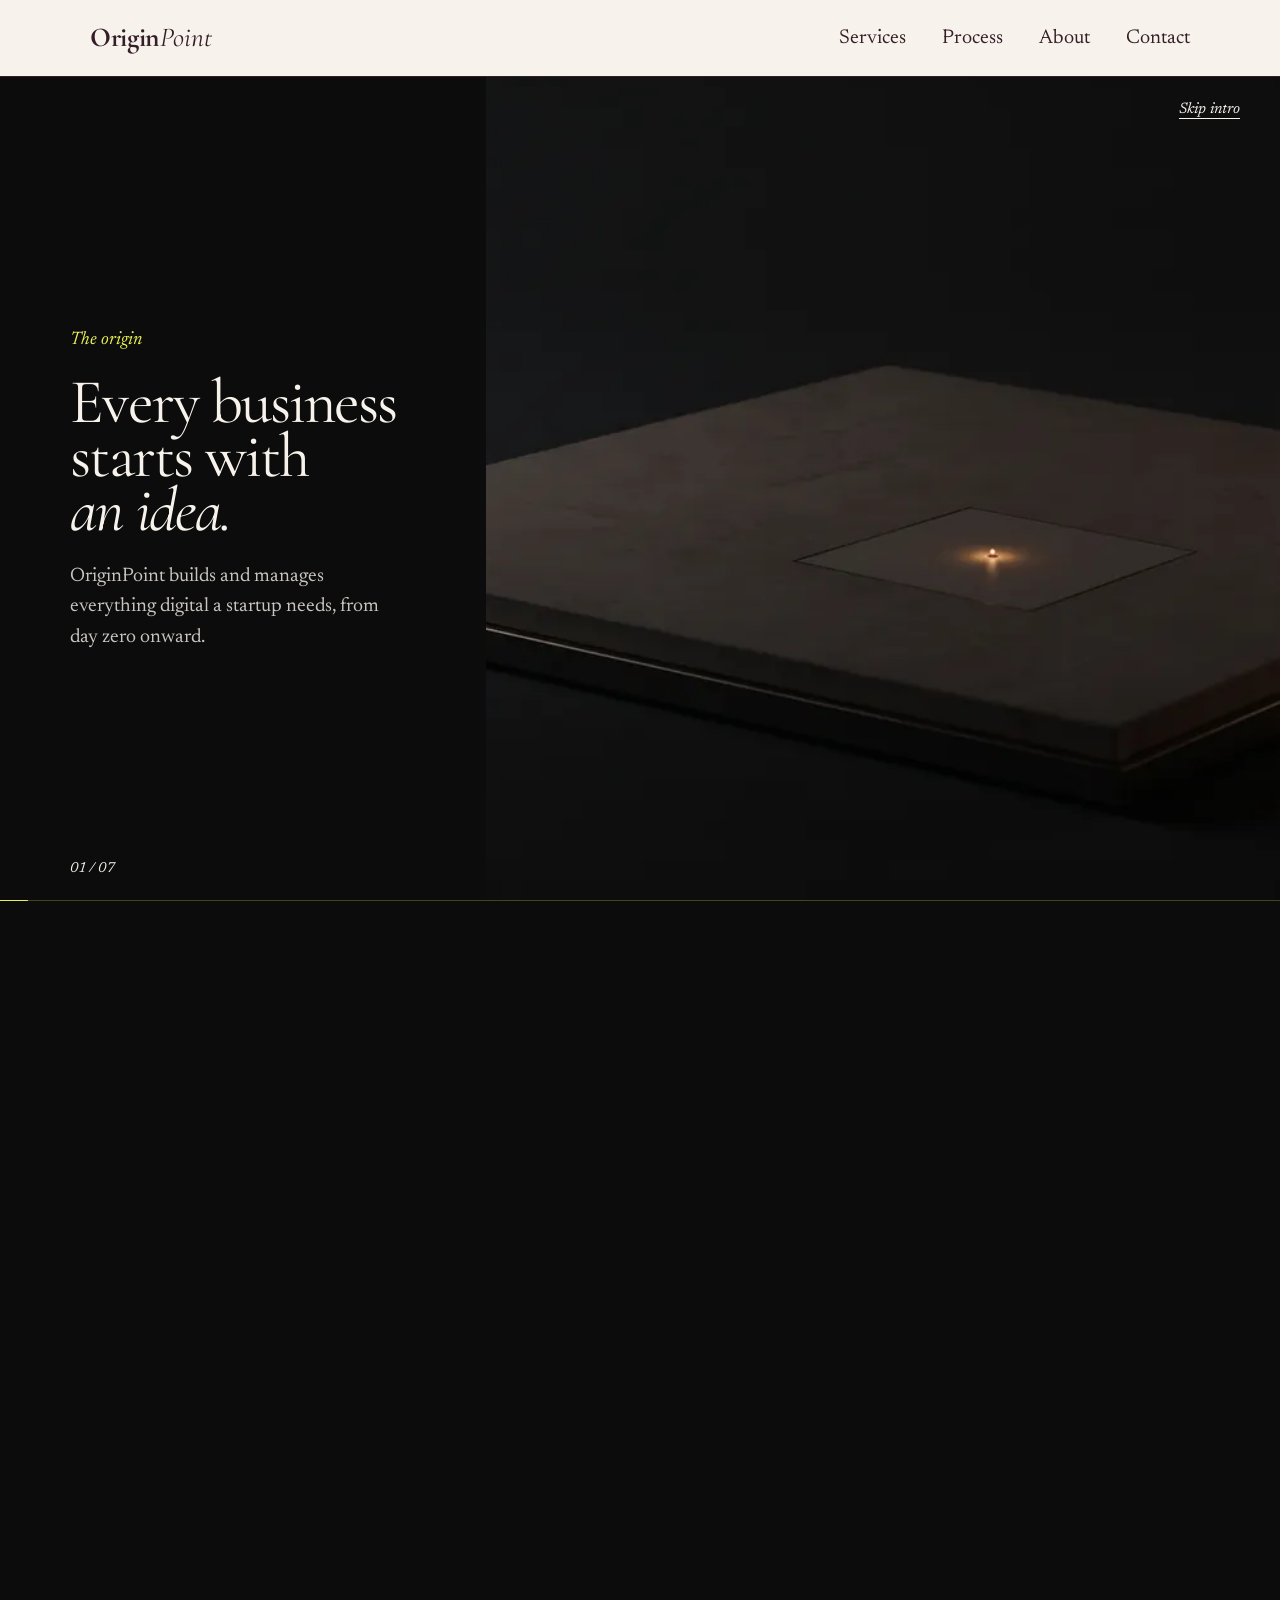
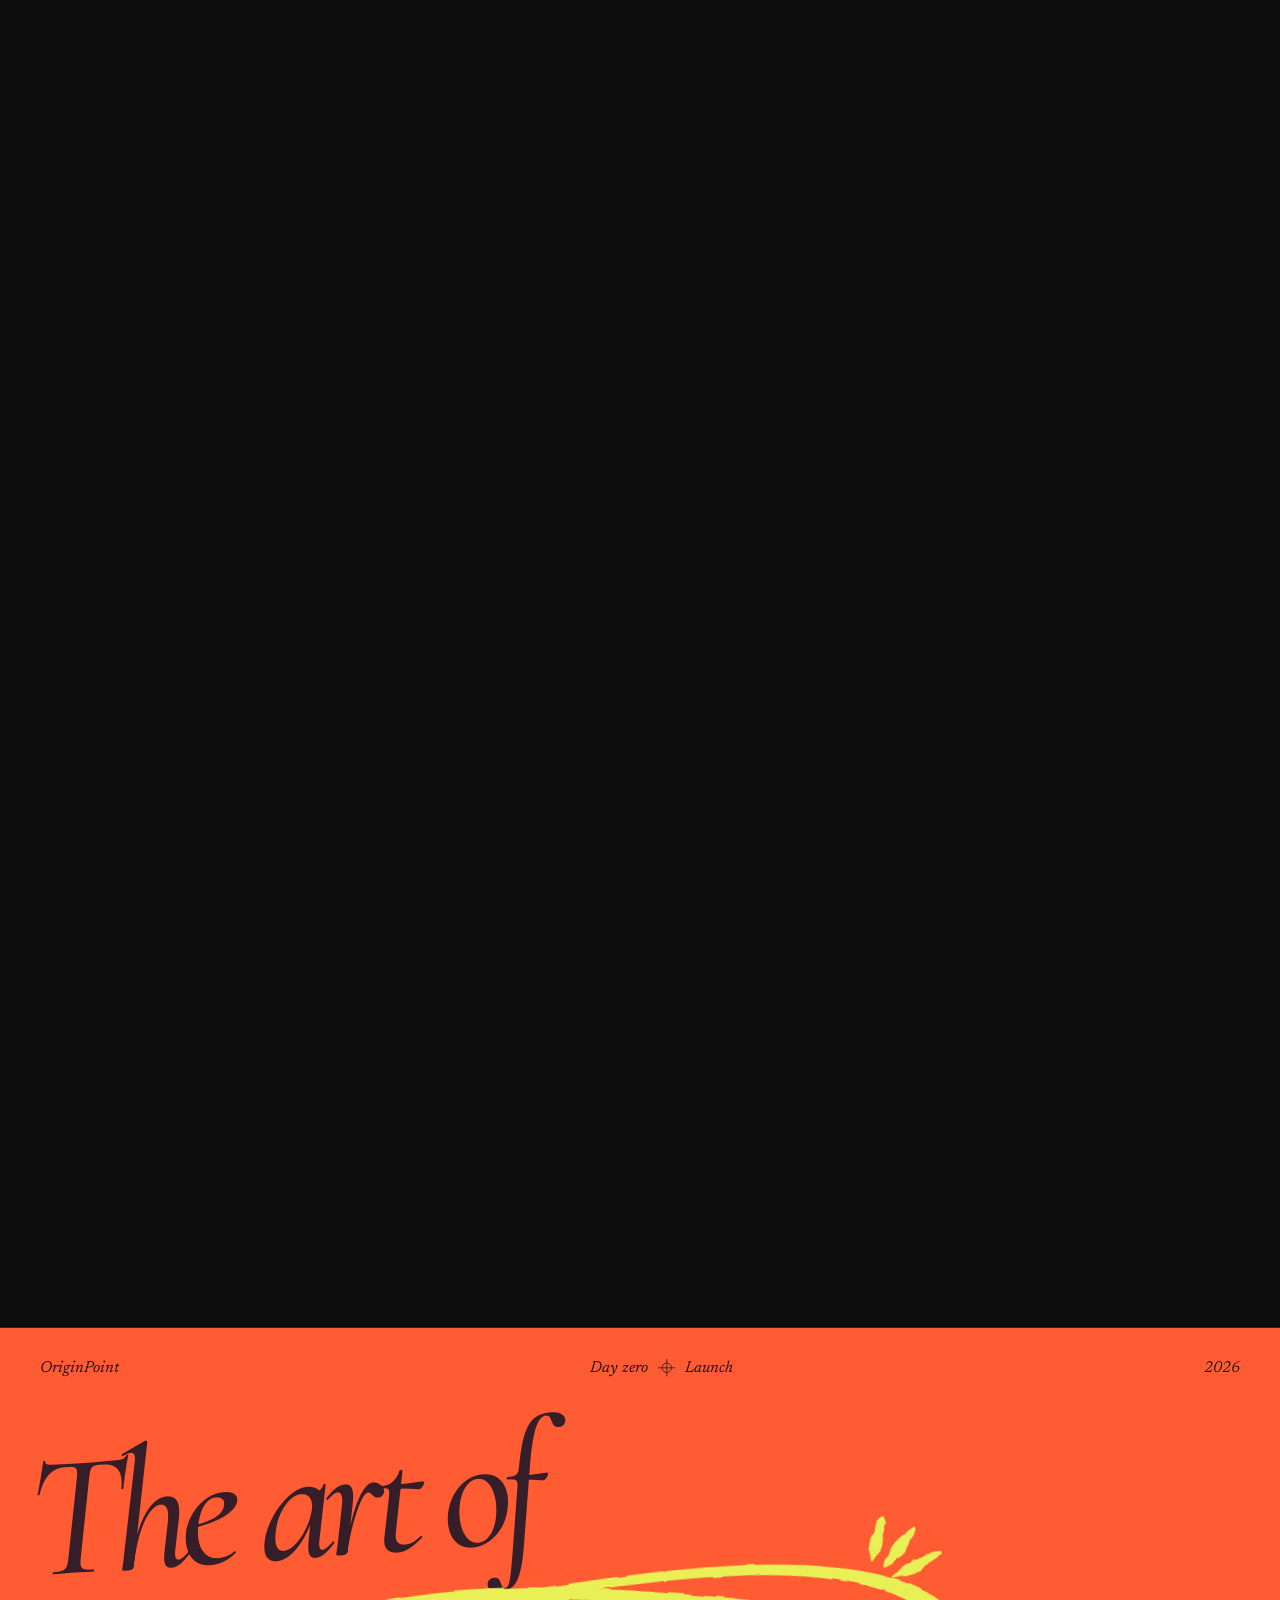
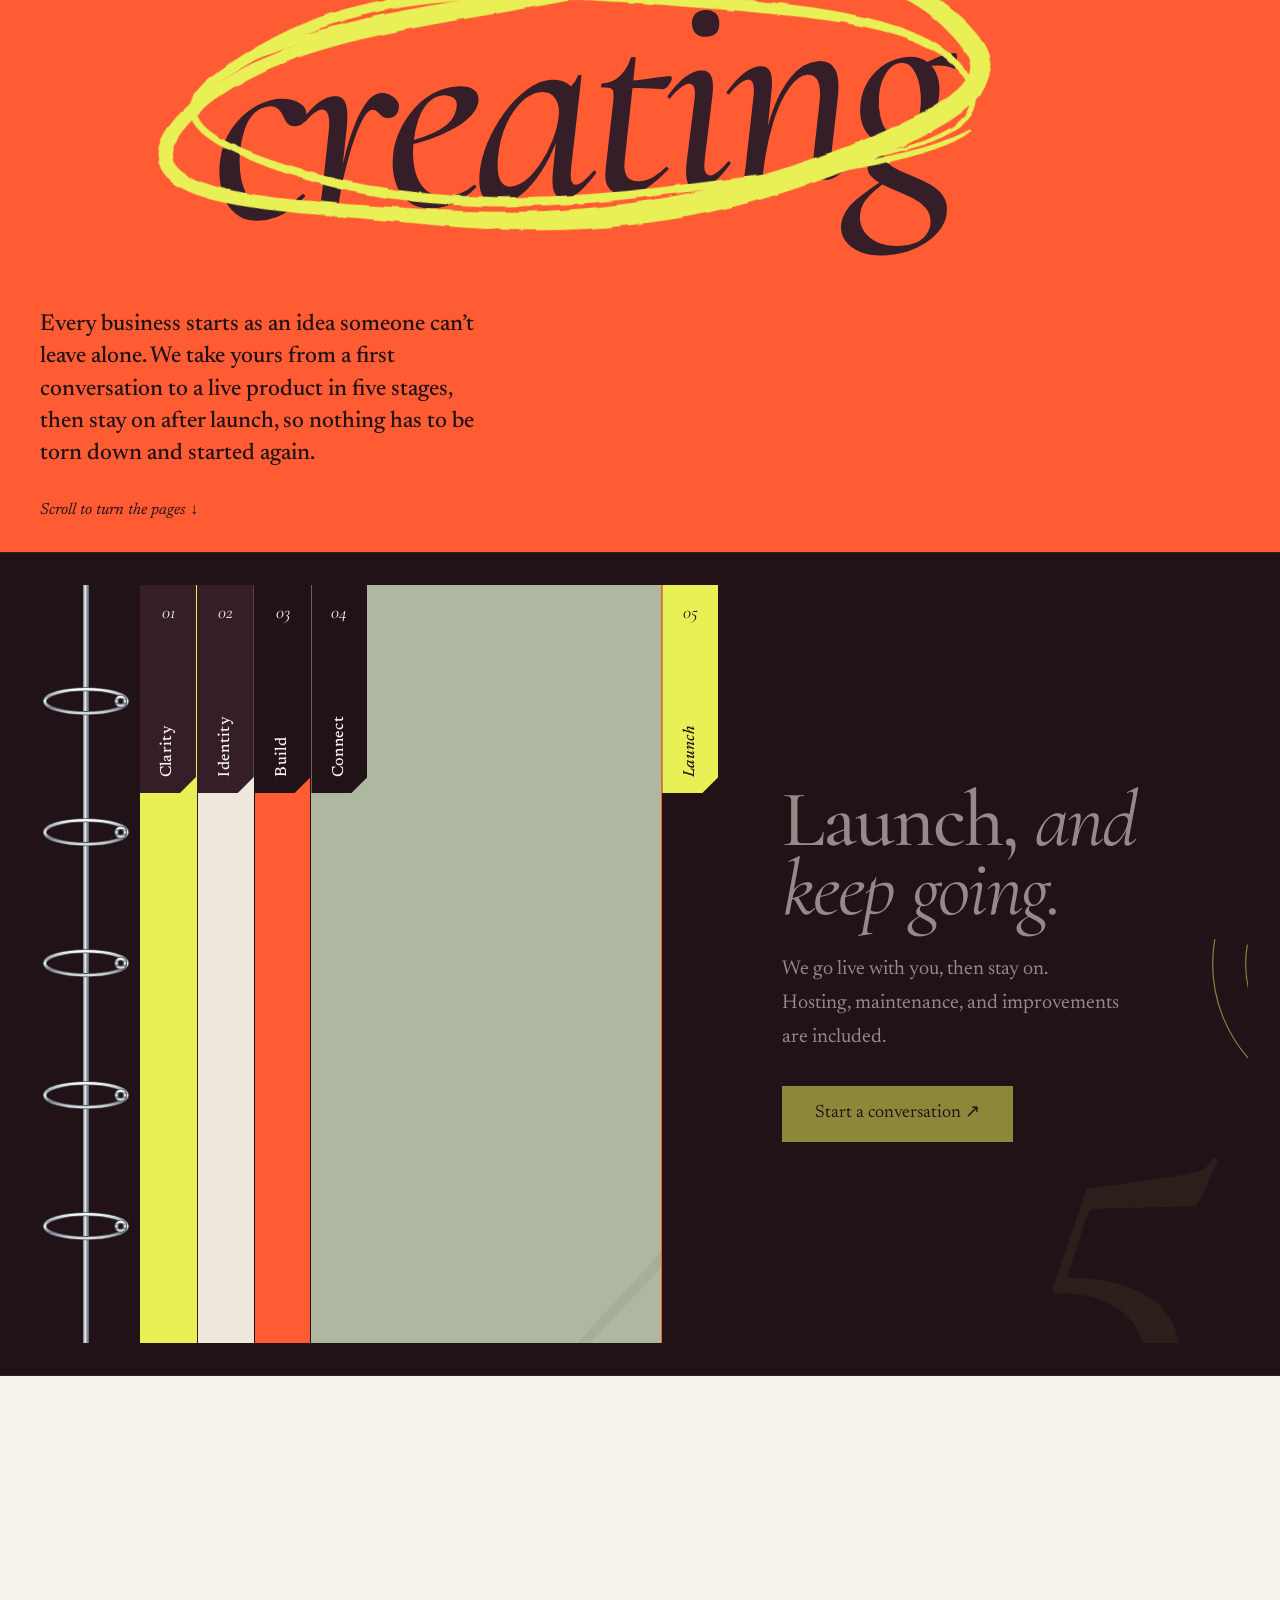
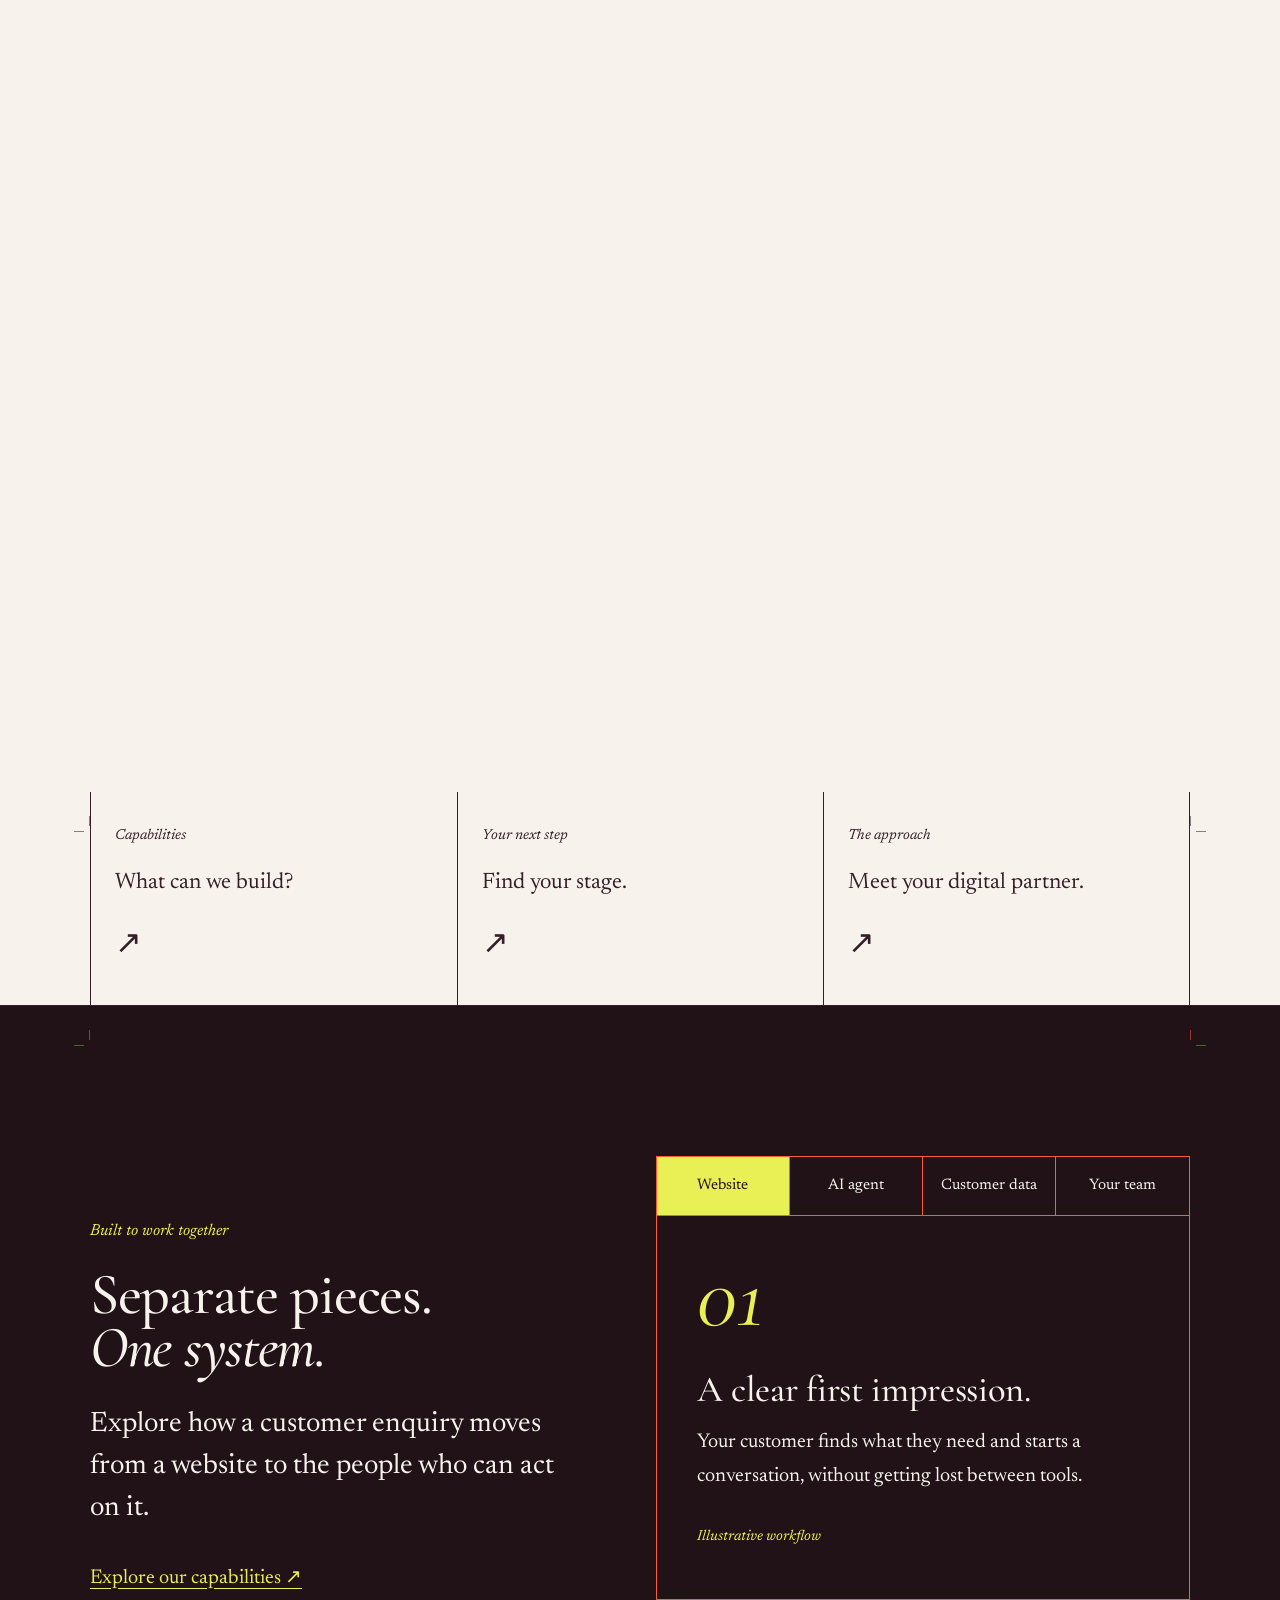
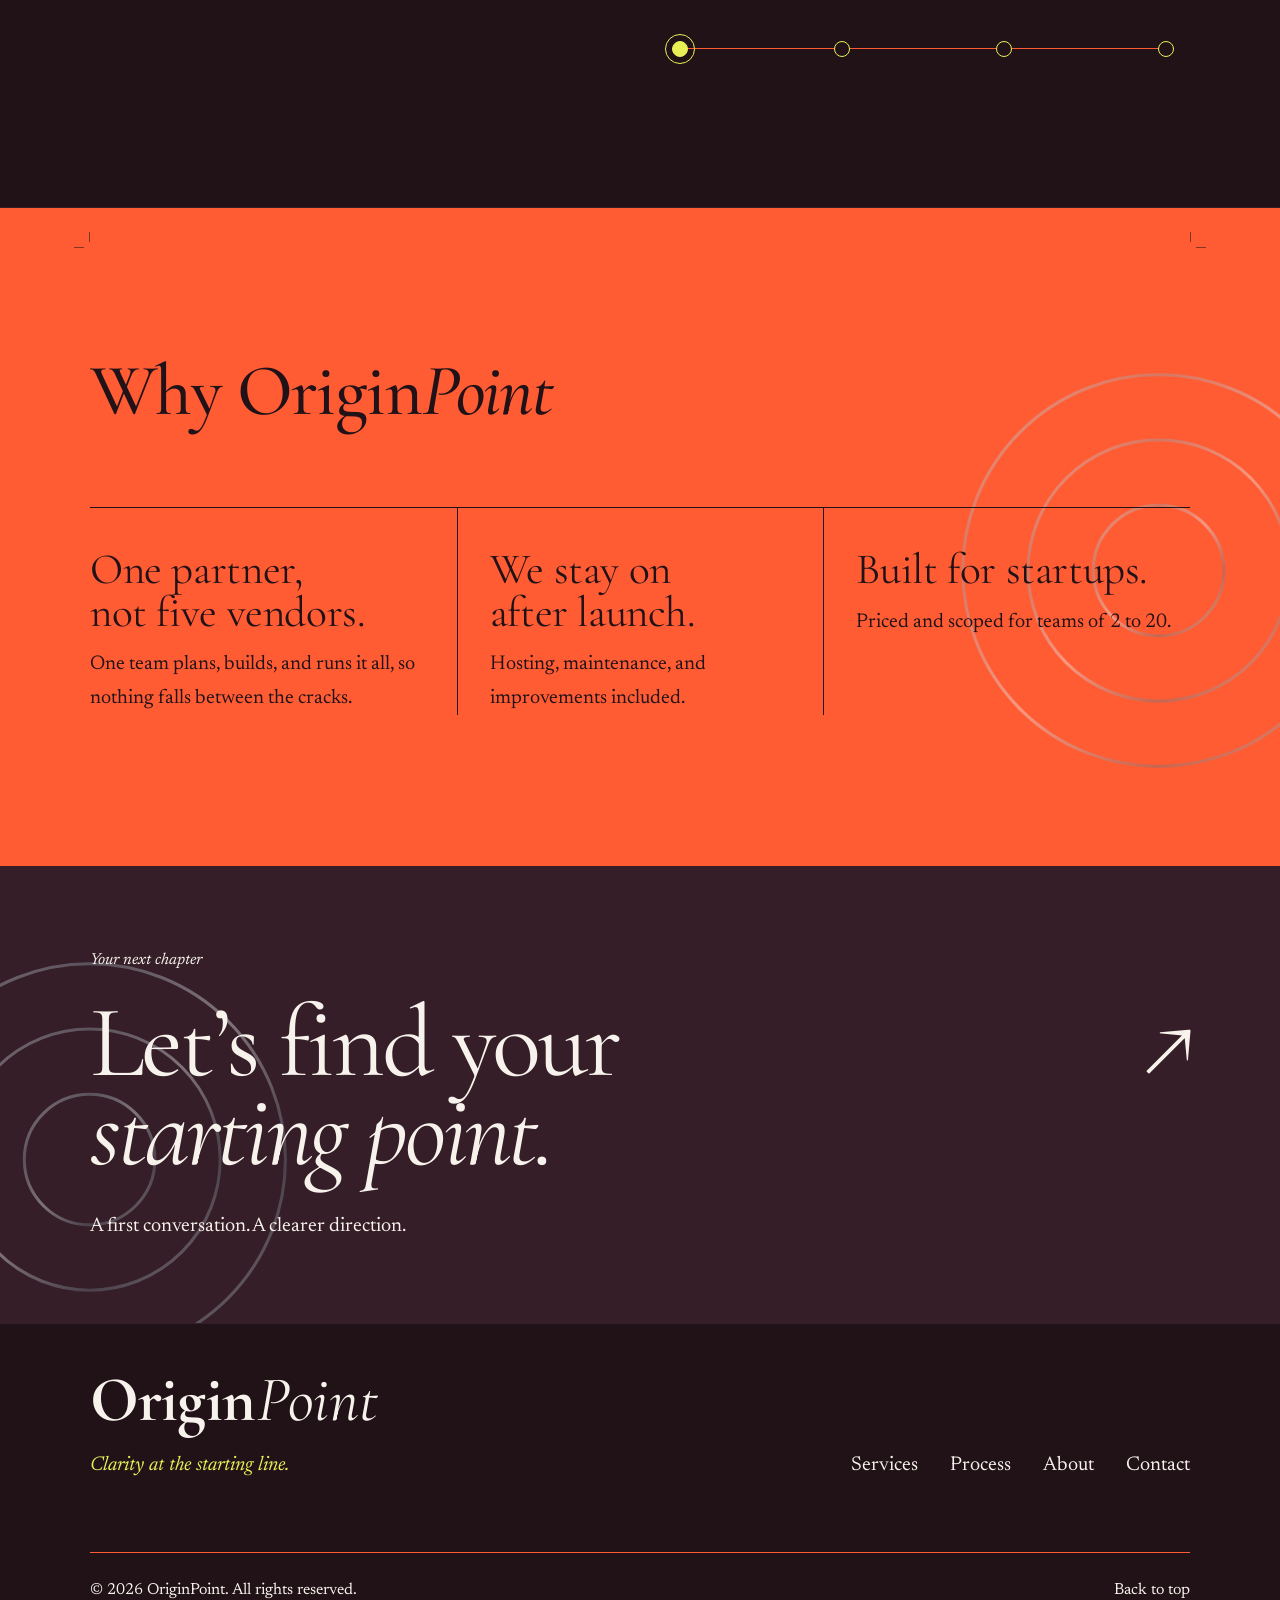
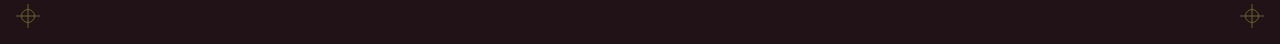
<file: index.html>
<!doctype html>
<html lang="en-GB">
<head>
  <meta charset="utf-8">
  <meta name="viewport" content="width=device-width, initial-scale=1">
  <title>Clarity at the starting line — OriginPoint</title>
  <meta name="description" content="OriginPoint builds and manages everything digital a startup needs, from day zero onward: websites, AI agents, data, internal tools, and the integrations between them.">
  <meta name="theme-color" content="#F7F3EC">

  <meta property="og:type" content="website">
  <meta property="og:title" content="OriginPoint — Clarity at the starting line">
  <meta property="og:description" content="One digital partner for startups, from day zero onward.">

  <!-- Favicon: the origin point — a ring and a dot, in brand colours -->
  <link rel="icon" href="data:image/svg+xml,%3Csvg xmlns='http://www.w3.org/2000/svg' viewBox='0 0 32 32'%3E%3Crect width='32' height='32' fill='%23E9F056'/%3E%3Ccircle cx='16' cy='16' r='9.5' fill='none' stroke='%23351E28' stroke-width='1.5'/%3E%3Ccircle cx='16' cy='16' r='3' fill='%23351E28'/%3E%3C/svg%3E">

  <link rel="preconnect" href="https://fonts.googleapis.com">
  <link rel="preconnect" href="https://fonts.gstatic.com" crossorigin>
  <link rel="stylesheet" href="https://fonts.googleapis.com/css2?family=Cormorant+Garamond:ital,wght@0,300..700;1,300..700&family=Newsreader:ital,opsz,wght@0,6..72,300..700;1,6..72,300..700&display=swap">
  <link rel="stylesheet" href="styles.css">
  <link rel="stylesheet" href="cine.css">
  <link rel="stylesheet" href="story.css">
    <link rel="stylesheet" href="flow.css">

  <!-- Flags that JS is available, so the menu and reveals can start in their resting state -->
  <script>document.documentElement.classList.add("js");</script>
</head>

<body id="top">
  <a class="skip-link" href="#main">Skip to content</a>

  <!-- Registration mark from the brand sheet, drawn once and reused -->
  <svg class="sprite" aria-hidden="true" focusable="false">
    <defs>
      <!-- Polished silver: bright, shadow, bright, shadow, bright. Used by every ring on the page -->
      <linearGradient id="silver-ring" x1="0" y1="0" x2="0" y2="1">
        <stop offset="0" stop-color="#F7F9FB"/><stop offset="0.3" stop-color="#9AA2AA"/><stop offset="0.5" stop-color="#EEF1F4"/><stop offset="0.75" stop-color="#737B83"/><stop offset="1" stop-color="#D9DEE2"/>
      </linearGradient>
      <linearGradient id="silver-line" x1="0" y1="0" x2="1" y2="1">
        <stop offset="0" stop-color="#F7F9FB"/><stop offset="0.25" stop-color="#97A0A8"/><stop offset="0.5" stop-color="#EEF1F4"/><stop offset="0.75" stop-color="#6F777F"/><stop offset="1" stop-color="#DCE0E4"/>
      </linearGradient>
    </defs>
    <symbol id="reg-mark" viewBox="0 0 24 24">
      <circle cx="12" cy="12" r="6.5" fill="none" stroke="currentColor"/>
      <path d="M12 0v24M0 12h24" fill="none" stroke="currentColor"/>
    </symbol>
  </svg>

  <!-- ============ 1. Header ============ -->
  <header class="site-header">
    <div class="container site-header__inner">
      <a class="logo" href="index.html" aria-current="page"><span class="logo__origin">Origin</span><span class="logo__point">Point</span></a>

      <button class="nav-toggle" type="button" aria-expanded="false" aria-controls="site-nav">Menu</button>

      <nav class="site-nav" id="site-nav" aria-label="Primary">
        <ul class="site-nav__list" role="list">
          <li><a class="site-nav__link" href="services.html">Services</a></li>
          <li><a class="site-nav__link" href="process.html">Process</a></li>
          <li><a class="site-nav__link" href="about.html">About</a></li>
          <li><a class="site-nav__link" href="contact.html">Contact</a></li>
        </ul>
      </nav>
    </div>
  </header>

  <main id="main"><section class="cine" id="cine" data-cine aria-labelledby="cine-title">
      <div class="cine__pin">
        <h1 class="cine__sr" id="cine-title">OriginPoint: clarity at the starting line</h1>
        <a class="cine__skip" href="#story">Skip intro</a>

        <!-- The miniature ecosystem. Decorative: the story is told in the text below. -->
        <div class="cine__stage" aria-hidden="true">
          <img class="cine__still" src="assets/hero/k4-small.webp" width="960" height="540" alt="" loading="lazy" decoding="async">
          <img class="cine__poster" src="assets/hero/k0.webp" srcset="assets/hero/m/k0.webp 1440w, assets/hero/k0.webp 2304w" sizes="100vw" width="1920" height="1080" alt="" fetchpriority="high" decoding="async">
          <canvas class="cine__canvas"></canvas>
        </div>
        <div class="cine__veil" aria-hidden="true"></div>

        <div class="cine__copy">
          <ol class="cine__scenes" role="list">
          <li class="cine__scene" data-scene="1">
            <div class="cine__block">
              <p class="cine__eyebrow">The origin</p>
              <h2 class="cine__h">Every business starts with <i>an idea.</i></h2>
              <p class="cine__sub">OriginPoint builds and manages everything digital a startup needs, from day zero onward.</p>
            </div>
          </li>
          <li class="cine__scene" data-scene="2">
            <div class="cine__block">
              <p class="cine__eyebrow">Stage 1 — Foundation</p>
              <h2 class="cine__h">Give your idea <i>a foundation.</i></h2>
              <p class="cine__sub">Brand basics, domain, business email, website and hosting. Everything you need to exist online.</p>
            </div>
          </li>
          <li class="cine__scene" data-scene="3">
            <div class="cine__block">
              <p class="cine__eyebrow">Stage 2 — Customer interaction</p>
              <h2 class="cine__h">Be there for <i>every enquiry.</i></h2>
              <p class="cine__sub">Your first AI agent, one customer channel, booking and payment setup, and analytics.</p>
            </div>
          </li>
          <li class="cine__scene" data-scene="4">
            <div class="cine__block">
              <p class="cine__eyebrow">Stage 3 — Data &amp; operations</p>
              <h2 class="cine__h">Give your data <i>a proper home.</i></h2>
              <p class="cine__sub">A database and CRM connect customer records, orders and conversations as your business grows.</p>
            </div>
          </li>
          <li class="cine__scene" data-scene="5">
            <div class="cine__block">
              <p class="cine__eyebrow">Stage 4 — Internal efficiency</p>
              <h2 class="cine__h">Make your team’s <i>work flow.</i></h2>
              <p class="cine__sub">Internal tools, connected systems and automated operations replace repeated work and manual spreadsheets.</p>
            </div>
          </li>
          <li class="cine__scene" data-scene="6">
            <div class="cine__block">
              <p class="cine__eyebrow">Stage 5 — Scale</p>
              <h2 class="cine__h">Built for <i>what comes next.</i></h2>
              <p class="cine__sub">ERP-lite, custom platforms and stronger infrastructure support the next stage of your business.</p>
            </div>
          </li>
          </ol>

          <div class="cine__final" data-scene="7">
            <div class="cine__logo" role="img" aria-label="OriginPoint">
              <img class="cine__logo-img" src="assets/logo/originpoint-logo-transparent.png" width="1610" height="925" alt="" decoding="async" loading="lazy">
              <svg class="cine__ripple" viewBox="0 0 1610 925" aria-hidden="true" focusable="false">
                <defs><g id="op-ripple">
                  <ellipse pathLength="1" cx="793" cy="847" rx="274" ry="61"/>
                  <ellipse pathLength="1" cx="793" cy="843" rx="154" ry="36"/>
                  <ellipse pathLength="1" cx="793" cy="843" rx="60" ry="14"/>
                  <path pathLength="1" d="M793 567V845"/>
                  <circle pathLength="1" cx="793" cy="545" r="20"/>
                </g></defs>
                <use class="u" href="#op-ripple"/>
                <use class="l" href="#op-ripple"/>
              </svg>
            </div>
            <p class="cine__eyebrow">Clarity at the starting line.</p>
            <h2 class="cine__h">One partner.<br><i>Built around your business.</i></h2>
            <p class="cine__actions">
              <a class="button" href="contact.html">Start Your Project</a>
              <a class="button button--ghost" href="services.html">Explore Our Services</a>
            </p>
          </div>
        </div>

        <div class="cine__hud" aria-hidden="true"><span class="cine__count">01 / 07</span><span class="cine__scroll">Scroll to begin</span></div>
        <div class="cine__bar" aria-hidden="true"><i></i></div>
      </div>
    </section><section class="story" id="story" aria-labelledby="story-title">
      <div class="story__intro hook">
        <p class="hook__meta" aria-hidden="true">
          <span>OriginPoint</span>
          <span class="hook__mid">Day zero <svg class="hook__mark" focusable="false"><use href="#reg-mark"/></svg> Launch</span>
          <span>2026</span>
        </p>
        <h2 class="hook__title" id="story-title">
          <span class="hook__line hook__line--a">The art of</span>
          <span class="hook__line hook__line--b"><span class="hook__word">creating<svg class="hook__oval" aria-hidden="true" focusable="false"><path/></svg></span></span>
        </h2>
        <p class="hook__text">Every business starts as an idea someone can’t leave alone. We take yours from a first conversation to a live product in five stages, then stay on after launch, so nothing has to be torn down and started again.</p>
        <p class="hook__foot story__hint" aria-hidden="true">Scroll to turn the pages <span>↓</span></p>
      </div>

      <div class="story__track">
        <div class="story__stage">
          <div class="binder">
            <div class="binder__spine" aria-hidden="true">
              <svg class="ring" viewBox="0 0 80 28" focusable="false"><ellipse class="ring__edge" cx="40" cy="14" rx="38" ry="11"/><ellipse class="ring__metal" cx="40" cy="14" rx="38" ry="11"/><circle class="ring__edge" cx="72" cy="14" r="4"/><circle class="ring__metal" cx="72" cy="14" r="4"/></svg>
              <svg class="ring" viewBox="0 0 80 28" focusable="false"><ellipse class="ring__edge" cx="40" cy="14" rx="38" ry="11"/><ellipse class="ring__metal" cx="40" cy="14" rx="38" ry="11"/><circle class="ring__edge" cx="72" cy="14" r="4"/><circle class="ring__metal" cx="72" cy="14" r="4"/></svg>
              <svg class="ring" viewBox="0 0 80 28" focusable="false"><ellipse class="ring__edge" cx="40" cy="14" rx="38" ry="11"/><ellipse class="ring__metal" cx="40" cy="14" rx="38" ry="11"/><circle class="ring__edge" cx="72" cy="14" r="4"/><circle class="ring__metal" cx="72" cy="14" r="4"/></svg>
              <svg class="ring" viewBox="0 0 80 28" focusable="false"><ellipse class="ring__edge" cx="40" cy="14" rx="38" ry="11"/><ellipse class="ring__metal" cx="40" cy="14" rx="38" ry="11"/><circle class="ring__edge" cx="72" cy="14" r="4"/><circle class="ring__metal" cx="72" cy="14" r="4"/></svg>
              <svg class="ring" viewBox="0 0 80 28" focusable="false"><ellipse class="ring__edge" cx="40" cy="14" rx="38" ry="11"/><ellipse class="ring__metal" cx="40" cy="14" rx="38" ry="11"/><circle class="ring__edge" cx="72" cy="14" r="4"/><circle class="ring__metal" cx="72" cy="14" r="4"/></svg>
            </div>

            <div class="binder__pages">
              <article class="fold fold--sky" aria-labelledby="fold-1-title">
                <a class="fold__tab" href="#fold-1-title"><span class="fold__num">01</span><span class="fold__label">Clarity</span></a>
                <span class="fold__ghost" aria-hidden="true">1</span>
                <div class="fold__body">
                  <div class="fold__text">
                    <h3 class="fold__title" id="fold-1-title">Before anything is built, <i>we get clear.</i></h3>
                    <p>We start by listening: what you do, who it is for, and what you want to be known for.</p>
                  </div>
                  <svg class="fold__art" viewBox="0 0 320 320" role="img" aria-label="Rings spreading outward from a single point">
                    <path class="draw" pathLength="1" d="M160 6V314M6 160H314"/>
                    <circle class="draw" pathLength="1" cx="160" cy="160" r="40"/>
                    <circle class="draw" pathLength="1" cx="160" cy="160" r="80"/>
                    <circle class="draw" pathLength="1" cx="160" cy="160" r="120"/>
                    <circle class="solid" cx="160" cy="160" r="6"/>
                    <text class="small" x="172" y="150">the origin point</text>
                  </svg>
                </div>
              </article>

              <article class="fold fold--paper" aria-labelledby="fold-2-title">
                <a class="fold__tab" href="#fold-2-title"><span class="fold__num">02</span><span class="fold__label">Identity</span></a>
                <span class="fold__ghost" aria-hidden="true">2</span>
                <div class="fold__body">
                  <div class="fold__text">
                    <h3 class="fold__title" id="fold-2-title">Give it <i>a face.</i></h3>
                    <p>Name, colour, type and voice, settled once and used everywhere, so every touchpoint feels like the same company.</p>
                  </div>
                  <svg class="fold__art" viewBox="0 0 320 320" role="img" aria-label="An example logo lockup above a row of brand colour swatches">
                    <path class="draw" pathLength="1" d="M20 60V20H60M260 20H300V60M300 200V240H260M60 240H20V200"/>
                    <text class="lockup" x="160" y="140" text-anchor="middle"><tspan font-weight="700">Origin</tspan><tspan font-style="italic">Point</tspan></text>
                    <rect x="20" y="272" width="48" height="32" fill="#351E28" stroke="currentColor"/>
                    <rect x="82" y="272" width="48" height="32" fill="#E9F056" stroke="currentColor"/>
                    <rect x="144" y="272" width="48" height="32" fill="#FF5C34" stroke="currentColor"/>
                    <rect x="206" y="272" width="48" height="32" fill="#AEB8A0" stroke="currentColor"/>
                    <rect x="268" y="272" width="32" height="32" fill="#D7EFFF" stroke="currentColor"/>
                    <text class="small" x="20" y="262">Illustrative</text>
                  </svg>
                </div>
              </article>

              <article class="fold fold--plate" aria-labelledby="fold-3-title">
                <a class="fold__tab" href="#fold-3-title"><span class="fold__num">03</span><span class="fold__label">Build</span></a>
                <span class="fold__ghost" aria-hidden="true">3</span>
                <div class="fold__body">
                  <div class="fold__text">
                    <h3 class="fold__title" id="fold-3-title">Build <i>the front door.</i></h3>
                    <p>A website that says plainly what you do and makes the next step obvious, on any screen.</p>
                  </div>
                  <svg class="fold__art" viewBox="0 0 320 320" role="img" aria-label="A simple wireframe of a website page">
                    <rect class="draw" pathLength="1" x="20" y="30" width="280" height="260"/>
                    <path class="draw" pathLength="1" d="M20 62H300M44 46H92M220 46H276"/>
                    <path class="draw" pathLength="1" d="M44 110H200M44 128H160M44 146H180"/>
                    <rect class="solid" x="44" y="170" width="76" height="24"/>
                    <rect class="draw" pathLength="1" x="44" y="226" width="68" height="46"/>
                    <rect class="draw" pathLength="1" x="126" y="226" width="68" height="46"/>
                    <rect class="draw" pathLength="1" x="208" y="226" width="68" height="46"/>
                  </svg>
                </div>
              </article>

              <article class="fold fold--sage" aria-labelledby="fold-4-title">
                <a class="fold__tab" href="#fold-4-title"><span class="fold__num">04</span><span class="fold__label">Connect</span></a>
                <span class="fold__ghost" aria-hidden="true">4</span>
                <div class="fold__body">
                  <div class="fold__text">
                    <h3 class="fold__title" id="fold-4-title">Connect <i>the pieces.</i></h3>
                    <p>AI agents, customer data and internal tools joined to your website, so an enquiry reaches the people who can act on it.</p>
                  </div>
                  <svg class="fold__art" viewBox="0 0 320 320" role="img" aria-label="Four connected points: website, AI agent, customer data and your team">
                    <path class="draw" pathLength="1" d="M60 70H260L60 160H260L160 270"/>
                    <circle class="solid" cx="60" cy="70" r="9"/>
                    <circle class="solid" cx="260" cy="70" r="9"/>
                    <circle class="solid" cx="60" cy="160" r="9"/>
                    <circle class="solid" cx="260" cy="160" r="9"/>
                    <circle class="solid" cx="160" cy="270" r="9"/>
                    <text class="small" x="60" y="52" text-anchor="middle">Website</text>
                    <text class="small" x="260" y="52" text-anchor="middle">AI agent</text>
                    <text class="small" x="60" y="190" text-anchor="middle">Data</text>
                    <text class="small" x="260" y="190" text-anchor="middle">Tools</text>
                    <text class="small" x="160" y="300" text-anchor="middle">Your team</text>
                  </svg>
                </div>
              </article>

              <article class="fold fold--ink" aria-labelledby="fold-5-title">
                <a class="fold__tab" href="#fold-5-title"><span class="fold__num">05</span><span class="fold__label">Launch</span></a>
                <span class="fold__ghost" aria-hidden="true">5</span>
                <div class="fold__body">
                  <div class="fold__text">
                    <h3 class="fold__title" id="fold-5-title">Launch, <i>and keep going.</i></h3>
                    <p>We go live with you, then stay on. Hosting, maintenance, and improvements are included.</p>
                    <p class="fold__cta"><a class="button" href="contact.html">Start a conversation ↗</a></p>
                  </div>
                  <svg class="fold__art" viewBox="0 0 320 320" role="img" aria-label="Rings spreading outward from a single point, now live">
                    <circle class="draw" pathLength="1" cx="160" cy="160" r="40"/>
                    <circle class="draw" pathLength="1" cx="160" cy="160" r="80"/>
                    <circle class="draw" pathLength="1" cx="160" cy="160" r="120"/>
                    <circle class="draw" pathLength="1" cx="160" cy="160" r="156"/>
                    <circle class="solid" cx="160" cy="160" r="8"/>
                    <text class="small" x="160" y="196" text-anchor="middle">Live</text>
                  </svg>
                </div>
              </article>
            </div>

            <div class="binder__cover" aria-hidden="true">
              <span class="cover__frame"></span>
              <p class="cover__lockup"><b>Origin</b><i>Point</i></p>
              <p class="cover__tag">Clarity at the starting line.</p>
            </div>
          </div>
        </div>
      </div>
    </section><section class="section directory-section section--ivory"><div class="container"><div class="hero-directory"><a href="services.html"><span>Capabilities</span>What can we build?<b aria-hidden="true">↗</b></a><a href="process.html"><span>Your next step</span>Find your stage.<b aria-hidden="true">↗</b></a><a href="about.html"><span>The approach</span>Meet your digital partner.<b aria-hidden="true">↗</b></a></div></div></section><section class="section section--ink system-section"><div class="container system-layout"><div><p class="eyebrow">Built to work together</p><h2>Separate pieces.<br><i>One system.</i></h2><p class="section-intro">Explore how a customer enquiry moves from a website to the people who can act on it.</p><a class="text-link" href="services.html">Explore our capabilities ↗</a></div><div class="system-demo"><div class="system-controls" aria-label="Explore the connected system"><button type="button" data-system="0" aria-pressed="true">Website</button><button type="button" data-system="1" aria-pressed="false">AI agent</button><button type="button" data-system="2" aria-pressed="false">Customer data</button><button type="button" data-system="3" aria-pressed="false">Your team</button></div><div class="system-result" aria-live="polite"><span class="system-number" aria-hidden="true">01</span><h3 id="system-title">A clear first impression.</h3><p id="system-copy">Your customer finds what they need and starts a conversation, without getting lost between tools.</p><span class="sample-label">Illustrative workflow</span></div><div class="system-track" aria-hidden="true"><span class="active"></span><span></span><span></span><span></span></div></div></div></section><section class="section section--plate" id="why" aria-labelledby="why-title">
      <svg class="drift drift--right" data-drift="-0.12" viewBox="0 0 200 200" aria-hidden="true" focusable="false"><circle cx="100" cy="100" r="30"/><circle cx="100" cy="100" r="60"/><circle cx="100" cy="100" r="90"/></svg>
      <div class="container">
        <header class="section-head">
          <h2 id="why-title">Why Origin<span class="lockup-point">Point</span></h2>
        </header>

        <ul class="reasons" role="list">
          <li class="reason">
            <h3 class="reason__title">One partner, not five vendors.</h3>
            <p class="reason__desc">One team plans, builds, and runs it all, so nothing falls between the cracks.</p>
          </li>
          <li class="reason">
            <h3 class="reason__title">We stay on after launch.</h3>
            <p class="reason__desc">Hosting, maintenance, and improvements included.</p>
          </li>
          <li class="reason">
            <h3 class="reason__title">Built for startups.</h3>
            <p class="reason__desc">Priced and scoped for teams of 2 to 20.</p>
          </li>
        </ul>
      </div>
    </section><section class="section section--burgundy next-step"><svg class="drift drift--left" data-drift="0.1" viewBox="0 0 200 200" aria-hidden="true" focusable="false"><circle cx="100" cy="100" r="30"/><circle cx="100" cy="100" r="60"/><circle cx="100" cy="100" r="90"/></svg><div class="container"><p class="eyebrow">Your next chapter</p><a class="giant-link" href="contact.html">Let’s find your<br><i>starting point.</i><span aria-hidden="true">↗</span></a><p>A first conversation. A clearer direction.</p></div></section></main><footer class="site-footer">
    <svg class="reg reg--bl" aria-hidden="true" focusable="false"><use href="#reg-mark"/></svg>
    <svg class="reg reg--br" aria-hidden="true" focusable="false"><use href="#reg-mark"/></svg>

    <div class="container">
      <div class="site-footer__top">
        <div class="site-footer__brand">
          <a class="logo logo--large" href="index.html"><span class="logo__origin">Origin</span><span class="logo__point">Point</span></a>
          <p class="site-footer__tagline">Clarity at the starting line.</p>
        </div>

        <nav aria-label="Footer">
          <ul class="footer-nav" role="list">
            <li><a href="services.html">Services</a></li>
            <li><a href="process.html">Process</a></li>
            <li><a href="about.html">About</a></li>
            <li><a href="contact.html">Contact</a></li>
          </ul>
        </nav>
      </div>

      <div class="site-footer__bottom">
        <p>© <span id="year">2026</span> OriginPoint. All rights reserved.</p>
        <a href="#top">Back to top</a>
      </div>
    </div>
  </footer>

  <script src="site.js" defer></script>
  <script src="story.js" defer></script>
  <script src="cine.js" defer></script>
  <script src="flow.js" defer></script></body></html>
</file>
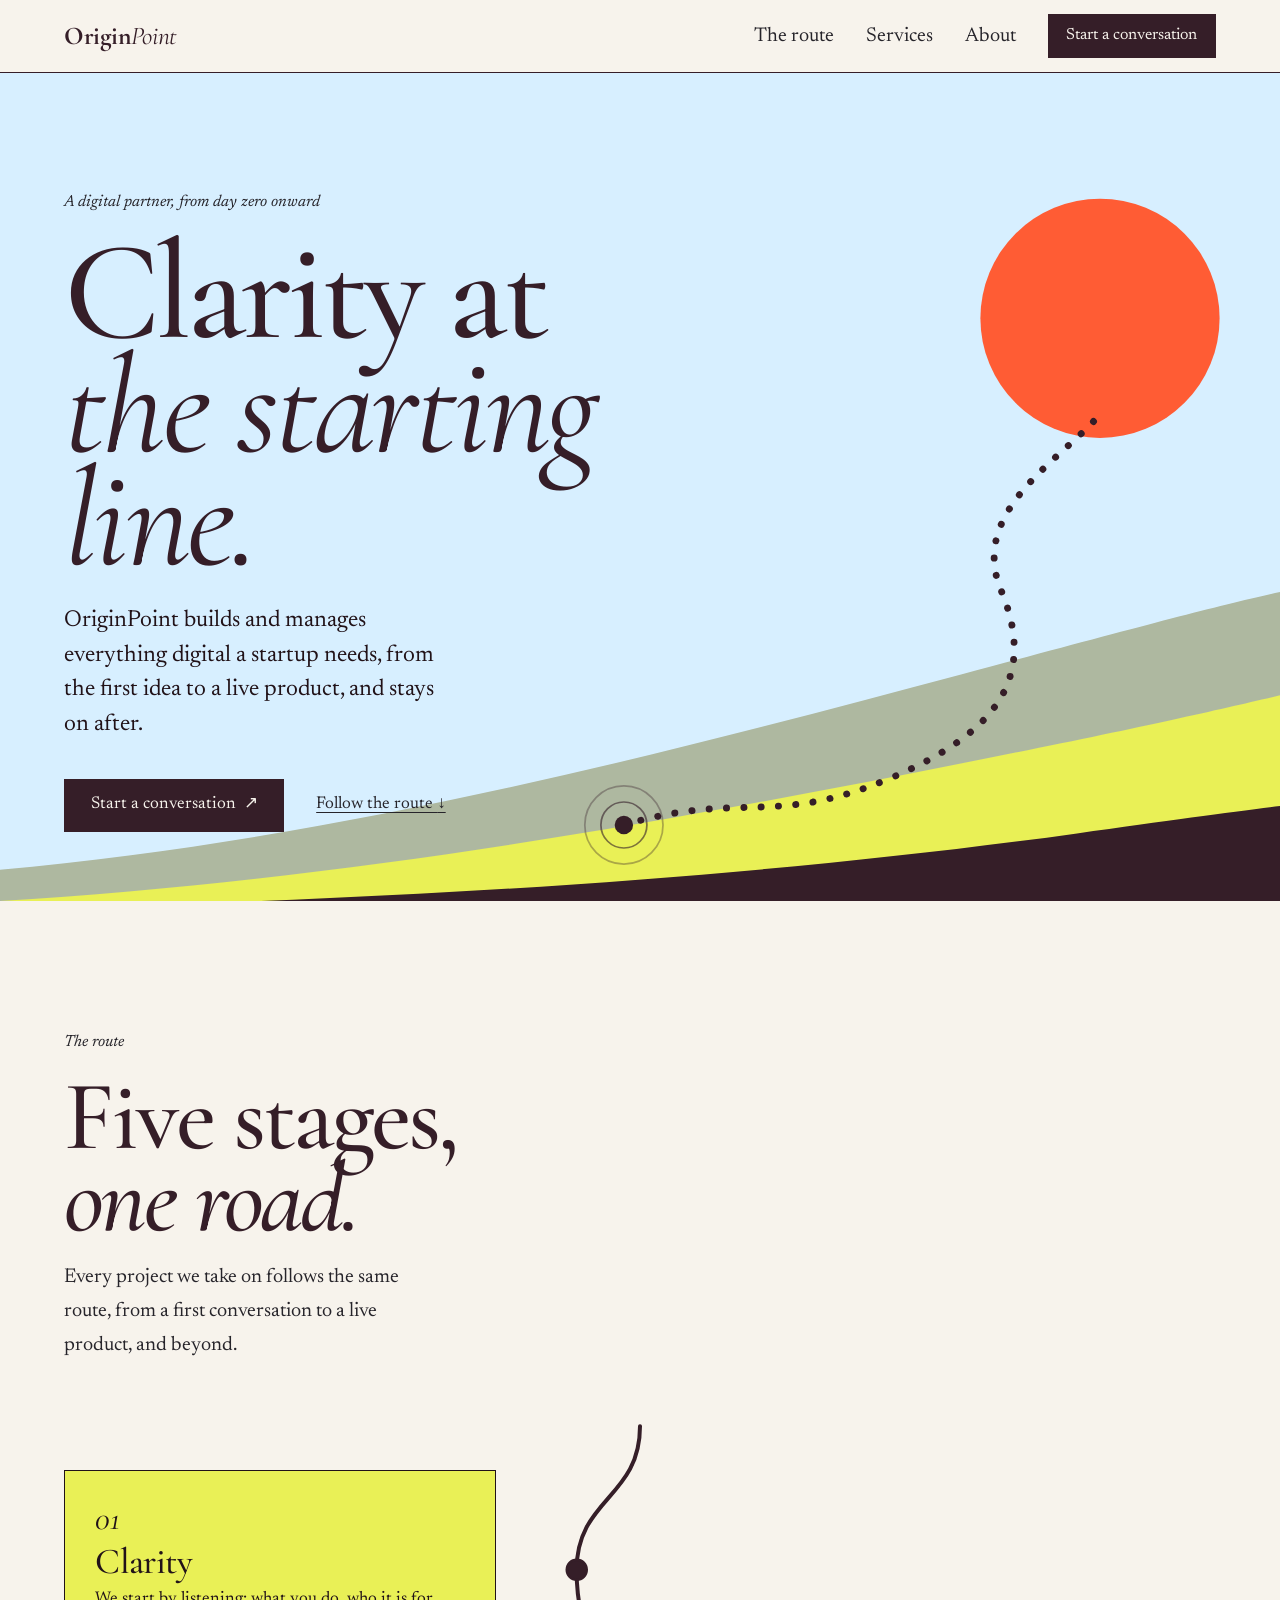
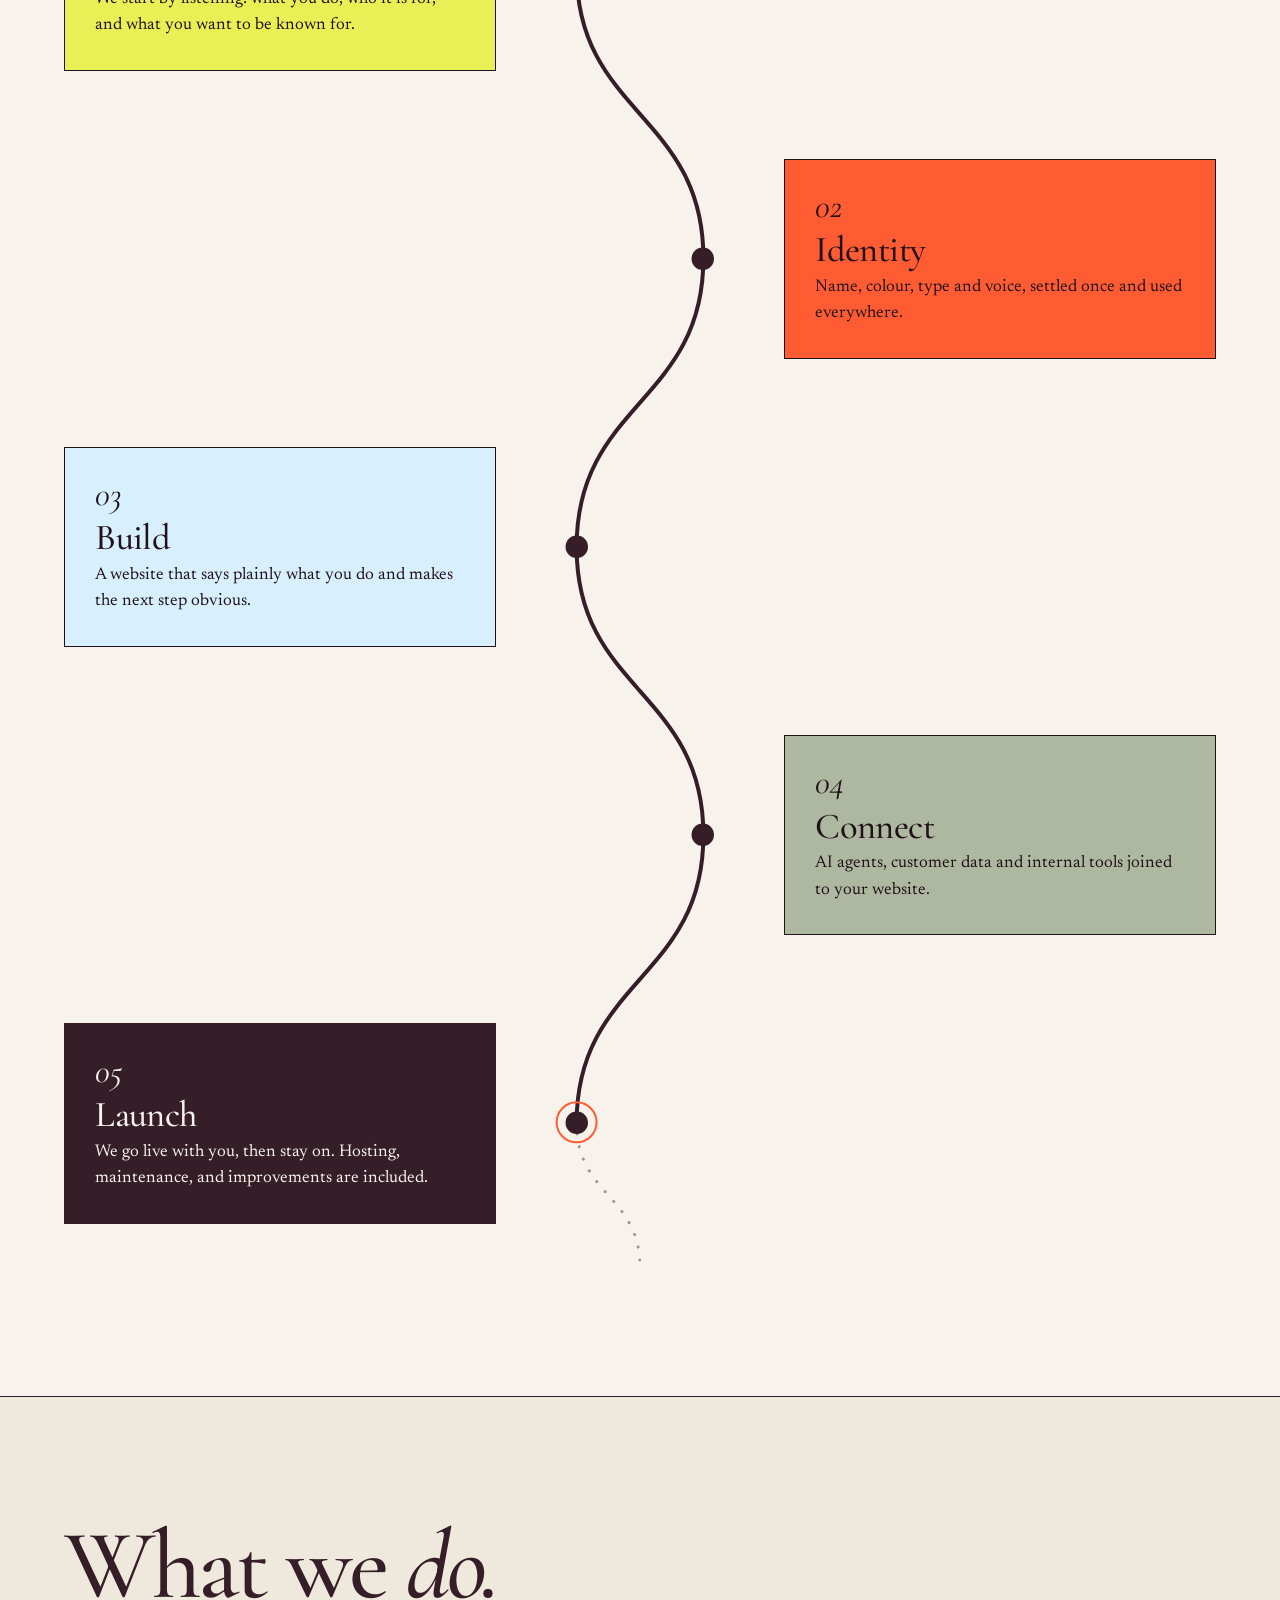
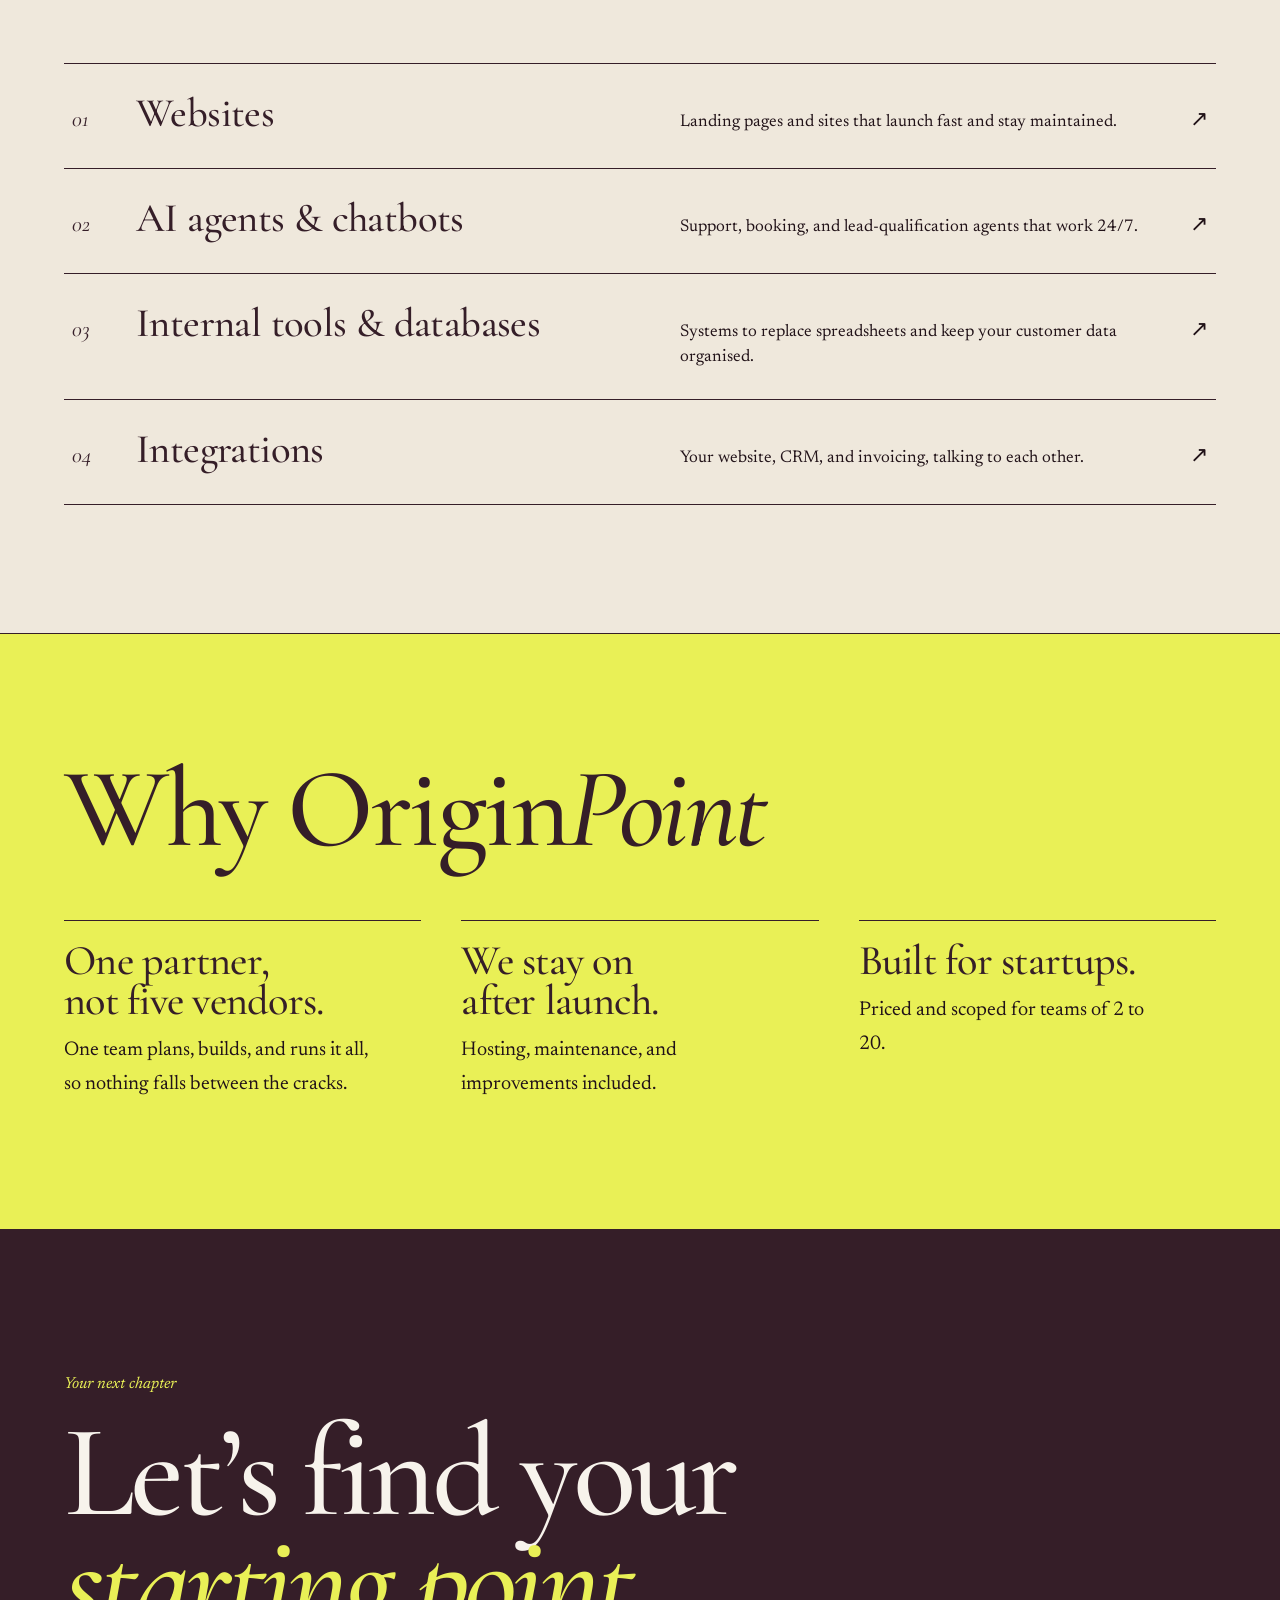
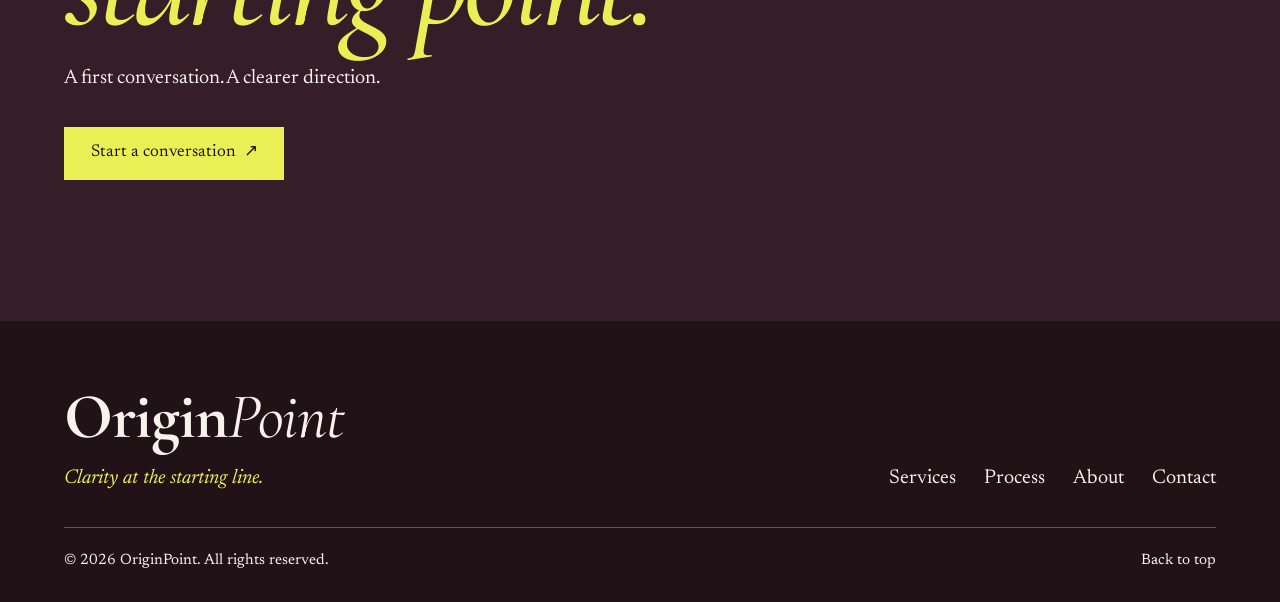
<file: landing-b/index.html>
<!doctype html>
<html lang="en-GB">
<head>
  <meta charset="utf-8">
  <meta name="viewport" content="width=device-width, initial-scale=1">
  <title>OriginPoint: Clarity at the starting line</title>
  <meta name="description" content="OriginPoint builds and manages everything digital a startup needs, from day zero onward. Version B of the landing page.">
  <meta name="theme-color" content="#F7F3EC">
  <link rel="icon" href="data:image/svg+xml,%3Csvg xmlns='http://www.w3.org/2000/svg' viewBox='0 0 32 32'%3E%3Crect width='32' height='32' fill='%23E9F056'/%3E%3Ccircle cx='16' cy='16' r='9.5' fill='none' stroke='%23351E28' stroke-width='1.5'/%3E%3Ccircle cx='16' cy='16' r='3' fill='%23351E28'/%3E%3C/svg%3E">
  <link rel="preconnect" href="https://fonts.googleapis.com">
  <link rel="preconnect" href="https://fonts.gstatic.com" crossorigin>
  <link rel="stylesheet" href="https://fonts.googleapis.com/css2?family=Cormorant+Garamond:ital,wght@0,300..700;1,300..700&family=Newsreader:ital,opsz,wght@0,6..72,300..700;1,6..72,300..700&display=swap">
  <link rel="stylesheet" href="b.css">
  <script>document.documentElement.classList.add("js");</script>
</head>

<body id="top">
  <a class="skip-link" href="#main">Skip to content</a>

  <header class="bh">
    <div class="bwrap bh__in">
      <a class="logo" href="index.html" aria-label="OriginPoint, home"><span class="logo__o">Origin</span><span class="logo__p">Point</span></a>
      <button class="bh__toggle" type="button" aria-expanded="false" aria-controls="bnav">Menu</button>
      <nav class="bh__nav" id="bnav" aria-label="Primary">
        <ul role="list">
          <li><a href="#route">The route</a></li>
          <li><a href="../services.html">Services</a></li>
          <li><a href="../about.html">About</a></li>
          <li><a href="../contact.html" class="bbtn bbtn--sm">Start a conversation</a></li>
        </ul>
      </nav>
    </div>
  </header>

  <main id="main">

    <!-- 1. Hero: a flat landscape, a dotted route leaving the origin point -->
    <section class="bhero" aria-labelledby="bhero-title">
      <div class="bwrap bhero__grid">
        <div class="bhero__copy">
          <p class="eyebrow">A digital partner, from day zero onward</p>
          <h1 id="bhero-title"><span>Clarity at</span> <i>the starting line.</i></h1>
          <p class="bhero__lede">OriginPoint builds and manages everything digital a startup needs, from the first idea to a live product, and stays on after.</p>
          <p class="bhero__actions">
            <a class="bbtn" href="../contact.html">Start a conversation <span aria-hidden="true">↗</span></a>
            <a class="blink" href="#route">Follow the route <span aria-hidden="true">↓</span></a>
          </p>
        </div>

        <div class="bhero__art" aria-hidden="true">
          <svg viewBox="0 0 1440 720" focusable="false" preserveAspectRatio="xMidYMax slice">
            <g class="lyr" data-depth="0.4"><circle cx="1120" cy="214" r="104" fill="#FF5C34"/></g>
            <g class="lyr" data-depth="0.7"><path d="M0 704C360 694 700 604 1000 524S1300 442 1440 432V730H0Z" fill="#AEB8A0"/></g>
            <g class="lyr" data-depth="1"><path d="M0 728C380 722 740 654 1040 594S1320 524 1440 518V730H0Z" fill="#E9F056"/></g>
            <g class="lyr" data-depth="1.2">
              <path class="route-dots" d="M706 656C806 626 836 658 936 616S1064 524 1034 452S1094 334 1122 296" fill="none"/>
              <g class="origin" transform="translate(706 656)"><circle r="34" fill="none" stroke="#351E28" stroke-width="1.5" opacity=".35"/><circle r="20" fill="none" stroke="#351E28" stroke-width="1.5" opacity=".6"/><circle r="8" fill="#351E28"/></g>
            </g>
            <g class="lyr" data-depth="1.6"><path d="M0 730C420 730 800 706 1100 664S1340 634 1440 630V730H0Z" fill="#351E28"/></g>
          </svg>
        </div>
      </div>
    </section>

    <!-- 2. The route: five stages on a road drawn as you scroll -->
    <section class="route" id="route" aria-labelledby="route-title">
      <div class="bwrap">
        <header class="route__head">
          <p class="eyebrow">The route</p>
          <h2 id="route-title">Five stages, <i>one road.</i></h2>
          <p>Every project we take on follows the same route, from a first conversation to a live product, and beyond.</p>
        </header>

        <div class="route__track" data-route>
          <svg class="route__svg" aria-hidden="true" focusable="false">
            <path class="route__ghost"/>
            <path class="route__line"/>
            <g class="route__you"><circle class="you__ring" r="20"/><circle class="you__dot" r="9"/></g>
          </svg>
          <ol class="route__list" role="list">
            <li class="stop stop--1" data-stop>
              <span class="stop__dot" aria-hidden="true"></span>
              <article class="stop__card"><span class="stop__no" aria-hidden="true">01</span><h3>Clarity</h3><p>We start by listening: what you do, who it is for, and what you want to be known for.</p></article>
            </li>
            <li class="stop stop--2" data-stop>
              <span class="stop__dot" aria-hidden="true"></span>
              <article class="stop__card"><span class="stop__no" aria-hidden="true">02</span><h3>Identity</h3><p>Name, colour, type and voice, settled once and used everywhere.</p></article>
            </li>
            <li class="stop stop--3" data-stop>
              <span class="stop__dot" aria-hidden="true"></span>
              <article class="stop__card"><span class="stop__no" aria-hidden="true">03</span><h3>Build</h3><p>A website that says plainly what you do and makes the next step obvious.</p></article>
            </li>
            <li class="stop stop--4" data-stop>
              <span class="stop__dot" aria-hidden="true"></span>
              <article class="stop__card"><span class="stop__no" aria-hidden="true">04</span><h3>Connect</h3><p>AI agents, customer data and internal tools joined to your website.</p></article>
            </li>
            <li class="stop stop--5" data-stop>
              <span class="stop__dot" aria-hidden="true"></span>
              <article class="stop__card"><span class="stop__no" aria-hidden="true">05</span><h3>Launch</h3><p>We go live with you, then stay on. Hosting, maintenance, and improvements are included.</p></article>
            </li>
          </ol>
        </div>
      </div>
    </section>

    <!-- 3. What we do -->
    <section class="bsvc" aria-labelledby="bsvc-title">
      <div class="bwrap">
        <h2 id="bsvc-title">What we <i>do.</i></h2>
        <ul class="bsvc__list" role="list">
          <li><a href="../services.html"><span class="bsvc__no" aria-hidden="true">01</span><span class="bsvc__name">Websites</span><span class="bsvc__desc">Landing pages and sites that launch fast and stay maintained.</span><span class="bsvc__go" aria-hidden="true">↗</span></a></li>
          <li><a href="../services.html"><span class="bsvc__no" aria-hidden="true">02</span><span class="bsvc__name">AI agents &amp; chatbots</span><span class="bsvc__desc">Support, booking, and lead-qualification agents that work 24/7.</span><span class="bsvc__go" aria-hidden="true">↗</span></a></li>
          <li><a href="../services.html"><span class="bsvc__no" aria-hidden="true">03</span><span class="bsvc__name">Internal tools &amp; databases</span><span class="bsvc__desc">Systems to replace spreadsheets and keep your customer data organised.</span><span class="bsvc__go" aria-hidden="true">↗</span></a></li>
          <li><a href="../services.html"><span class="bsvc__no" aria-hidden="true">04</span><span class="bsvc__name">Integrations</span><span class="bsvc__desc">Your website, CRM, and invoicing, talking to each other.</span><span class="bsvc__go" aria-hidden="true">↗</span></a></li>
        </ul>
      </div>
    </section>

    <!-- 4. Why -->
    <section class="bwhy" aria-labelledby="bwhy-title">
      <div class="bwrap">
        <h2 id="bwhy-title">Why Origin<i>Point</i></h2>
        <ul class="bwhy__list" role="list">
          <li><h3>One partner, not five vendors.</h3><p>One team plans, builds, and runs it all, so nothing falls between the cracks.</p></li>
          <li><h3>We stay on after launch.</h3><p>Hosting, maintenance, and improvements included.</p></li>
          <li><h3>Built for startups.</h3><p>Priced and scoped for teams of 2 to 20.</p></li>
        </ul>
      </div>
    </section>

    <!-- 5. Call to action -->
    <section class="bcta" aria-labelledby="bcta-title">
      <div class="bwrap">
        <p class="eyebrow">Your next chapter</p>
        <h2 id="bcta-title">Let’s find your <i>starting point.</i></h2>
        <p class="bcta__line">A first conversation. A clearer direction.</p>
        <p><a class="bbtn bbtn--wasabi" href="../contact.html">Start a conversation <span aria-hidden="true">↗</span></a></p>
      </div>
    </section>
  </main>

  <footer class="bfoot">
    <div class="bwrap bfoot__in">
      <div>
        <a class="logo logo--lg" href="index.html" aria-label="OriginPoint, home"><span class="logo__o">Origin</span><span class="logo__p">Point</span></a>
        <p class="bfoot__tag">Clarity at the starting line.</p>
      </div>
      <nav aria-label="Footer"><ul role="list">
        <li><a href="../services.html">Services</a></li><li><a href="../process.html">Process</a></li><li><a href="../about.html">About</a></li><li><a href="../contact.html">Contact</a></li>
      </ul></nav>
    </div>
    <div class="bwrap bfoot__bottom"><p>© <span id="year">2026</span> OriginPoint. All rights reserved.</p><a href="#top">Back to top</a></div>
  </footer>

  <script src="b.js" defer></script>
</body>
</html>
</file>
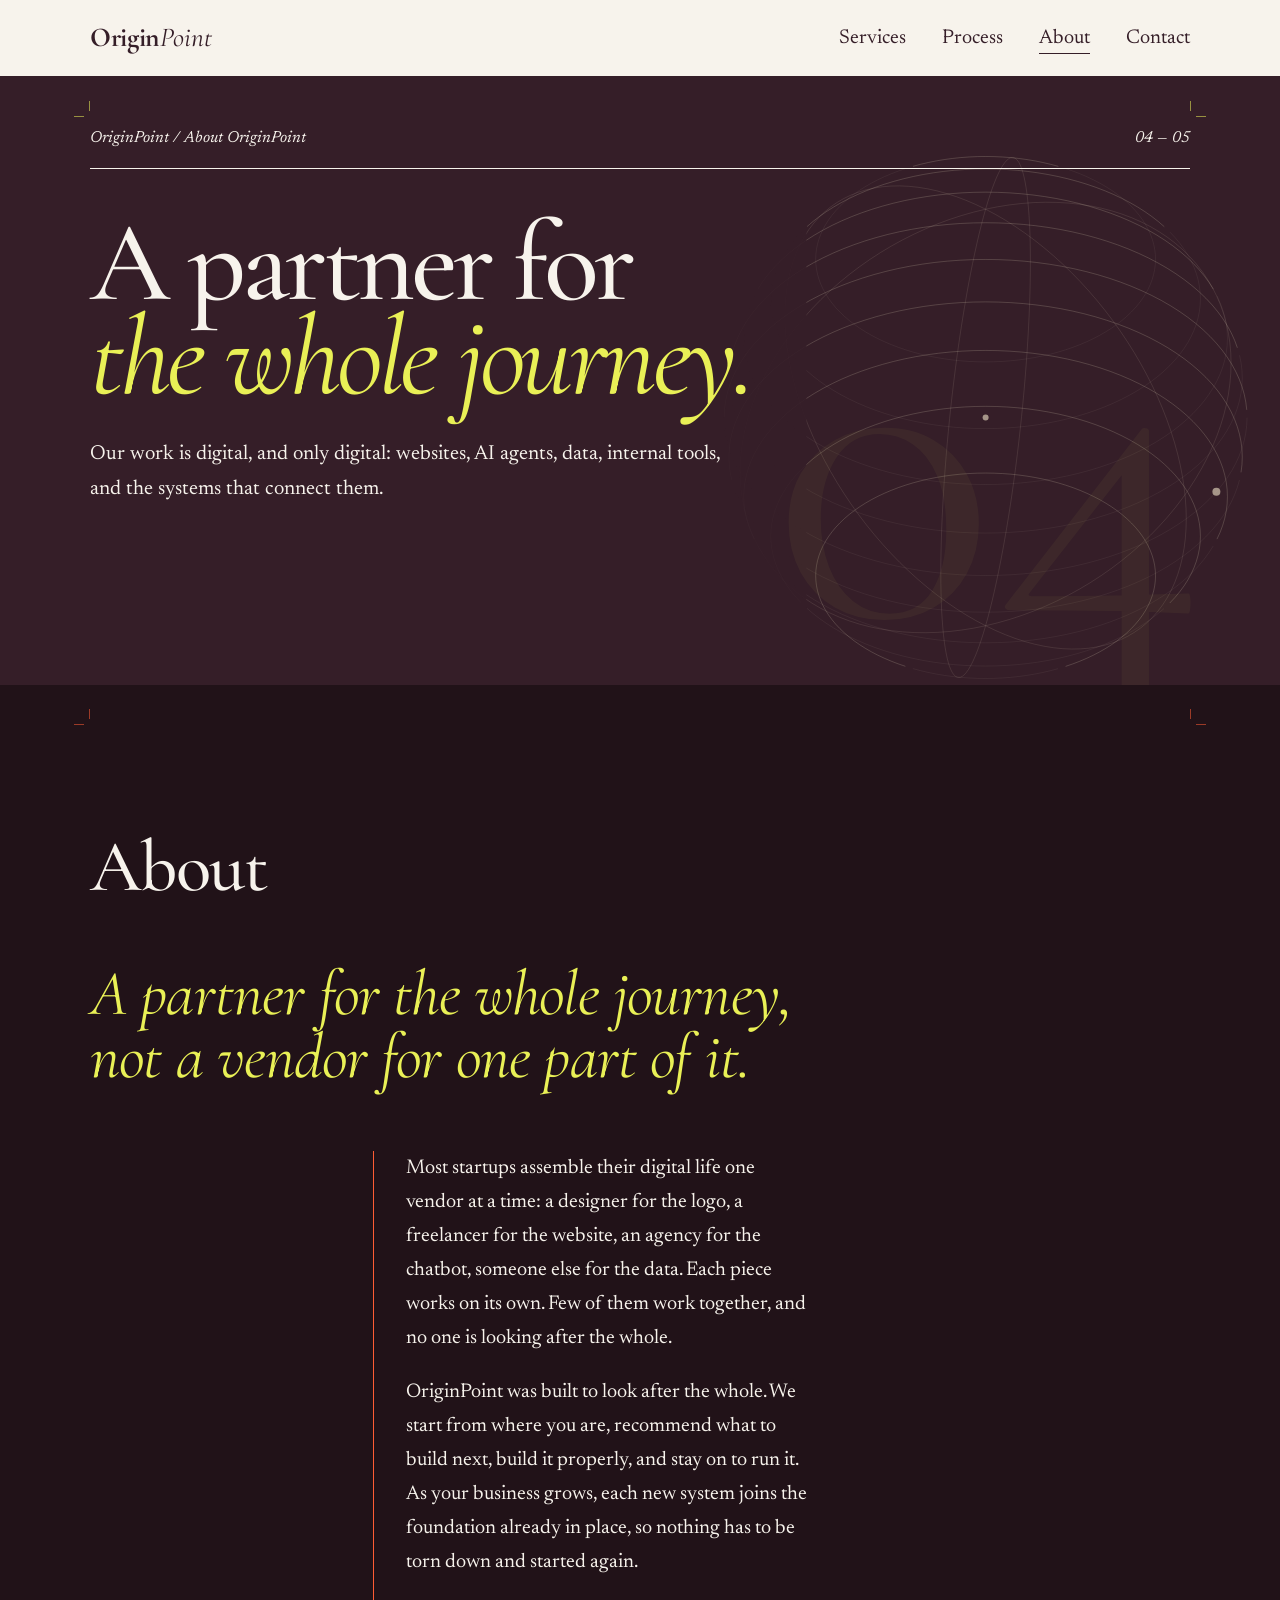
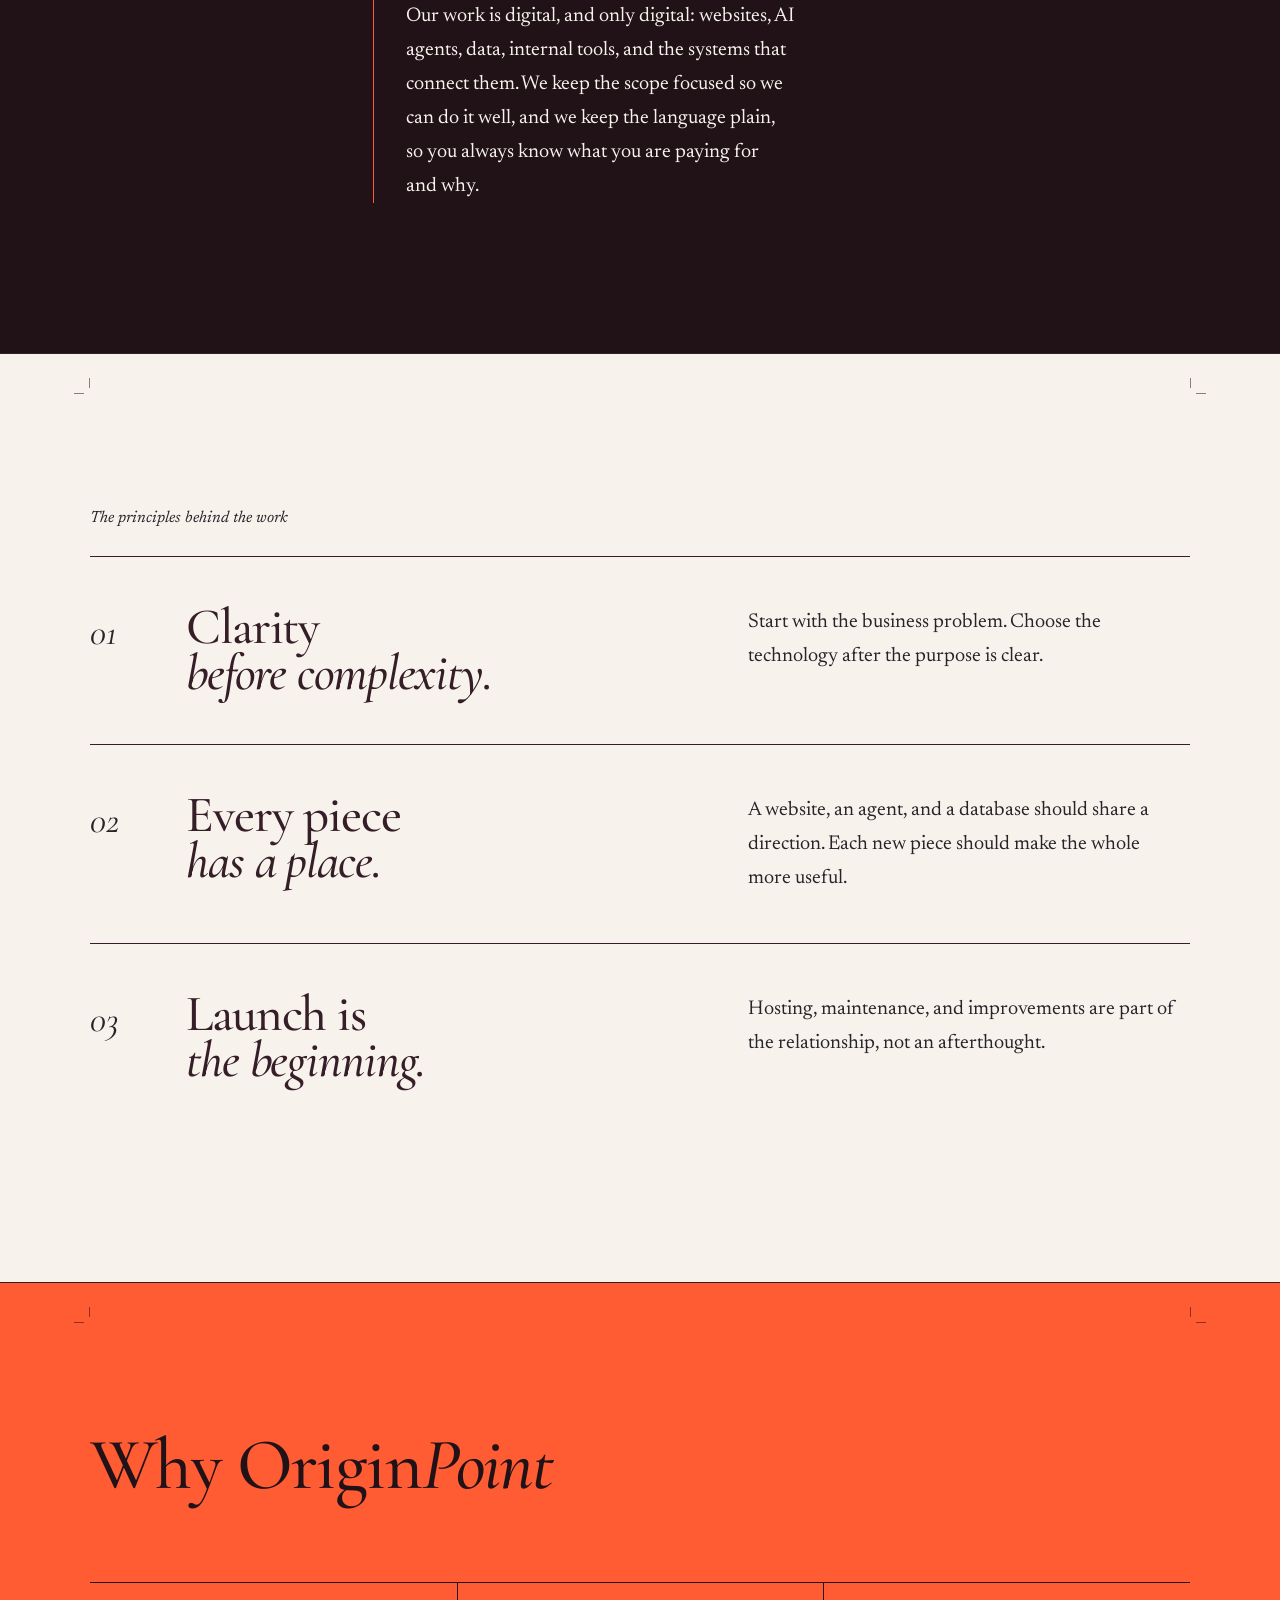
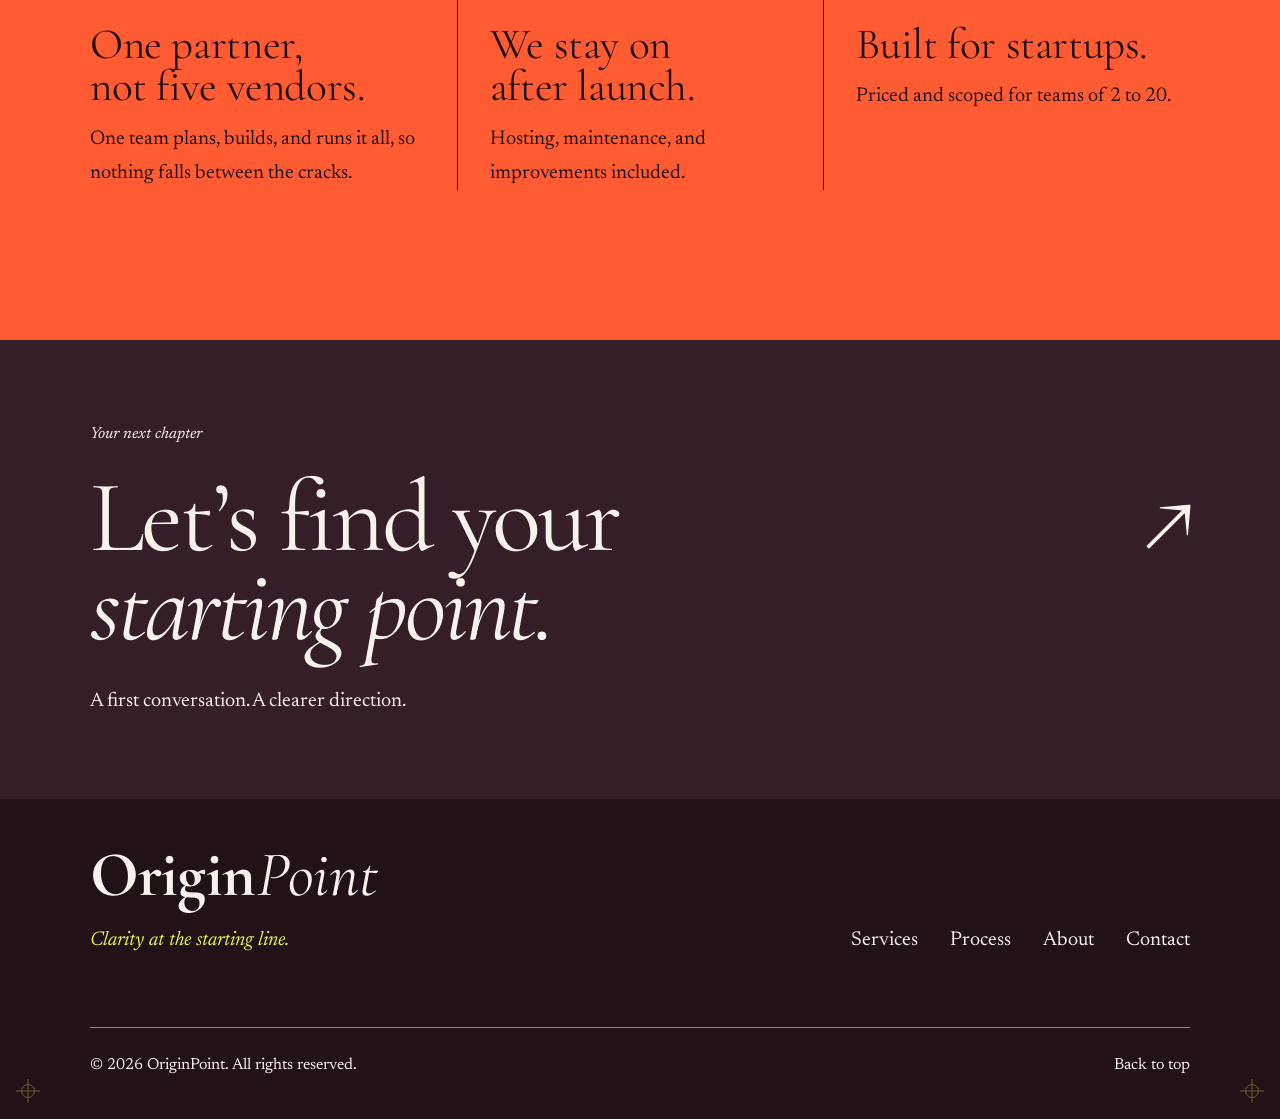
<file: about.html>
<!doctype html>
<html lang="en-GB">
<head>
  <meta charset="utf-8">
  <meta name="viewport" content="width=device-width, initial-scale=1">
  <title>Our approach — OriginPoint</title>
  <meta name="description" content="OriginPoint builds and manages everything digital a startup needs, from day zero onward: websites, AI agents, data, internal tools, and the integrations between them.">
  <meta name="theme-color" content="#F7F3EC">

  <meta property="og:type" content="website">
  <meta property="og:title" content="OriginPoint — Clarity at the starting line">
  <meta property="og:description" content="One digital partner for startups, from day zero onward.">

  <!-- Favicon: the origin point — a ring and a dot, in brand colours -->
  <link rel="icon" href="data:image/svg+xml,%3Csvg xmlns='http://www.w3.org/2000/svg' viewBox='0 0 32 32'%3E%3Crect width='32' height='32' fill='%23E9F056'/%3E%3Ccircle cx='16' cy='16' r='9.5' fill='none' stroke='%23351E28' stroke-width='1.5'/%3E%3Ccircle cx='16' cy='16' r='3' fill='%23351E28'/%3E%3C/svg%3E">

  <link rel="preconnect" href="https://fonts.googleapis.com">
  <link rel="preconnect" href="https://fonts.gstatic.com" crossorigin>
  <link rel="stylesheet" href="https://fonts.googleapis.com/css2?family=Cormorant+Garamond:ital,wght@0,300..700;1,300..700&family=Newsreader:ital,opsz,wght@0,6..72,300..700;1,6..72,300..700&display=swap">
  <link rel="stylesheet" href="styles.css">
  <link rel="stylesheet" href="flow.css">

  <!-- Flags that JS is available, so the menu and reveals can start in their resting state -->
  <script>document.documentElement.classList.add("js");</script>
</head>

<body id="top">
  <a class="skip-link" href="#main">Skip to content</a>

  <!-- Registration mark from the brand sheet, drawn once and reused -->
  <svg class="sprite" aria-hidden="true" focusable="false">
    <symbol id="reg-mark" viewBox="0 0 24 24">
      <circle cx="12" cy="12" r="6.5" fill="none" stroke="currentColor"/>
      <path d="M12 0v24M0 12h24" fill="none" stroke="currentColor"/>
    </symbol>
  </svg>

  <!-- ============ 1. Header ============ -->
  <header class="site-header">
    <div class="container site-header__inner">
      <a class="logo" href="index.html"><span class="logo__origin">Origin</span><span class="logo__point">Point</span></a>

      <button class="nav-toggle" type="button" aria-expanded="false" aria-controls="site-nav">Menu</button>

      <nav class="site-nav" id="site-nav" aria-label="Primary">
        <ul class="site-nav__list" role="list">
          <li><a class="site-nav__link" href="services.html">Services</a></li>
          <li><a class="site-nav__link" href="process.html">Process</a></li>
          <li><a class="site-nav__link" href="about.html" aria-current="page">About</a></li>
          <li><a class="site-nav__link" href="contact.html">Contact</a></li>
        </ul>
      </nav>
    </div>
  </header>

  <main id="main"><section class="page-intro section section--sky"><div class="container"><div class="folio"><span>OriginPoint / About OriginPoint</span><span>04 — 05</span></div><h1>A partner for<br><i>the whole journey.</i></h1><p class="page-lede">Our work is digital, and only digital: websites, AI agents, data, internal tools, and the systems that connect them.</p><div class="chapter-symbol" aria-hidden="true">04</div></div></section><section class="section section--ink" id="about" aria-labelledby="about-title">
      <div class="container about">
        <h2 id="about-title">About</h2>
        <p class="pullquote">A partner for the whole journey, not a vendor for one part of it.</p>

        <div class="about__body">
          <p>Most startups assemble their digital life one vendor at a time: a designer for the logo, a freelancer for the website, an agency for the chatbot, someone else for the data. Each piece works on its own. Few of them work together, and no one is looking after the whole.</p>
          <p>OriginPoint was built to look after the whole. We start from where you are, recommend what to build next, build it properly, and stay on to run it. As your business grows, each new system joins the foundation already in place, so nothing has to be torn down and started again.</p>
          <p>Our work is digital, and only digital: websites, AI agents, data, internal tools, and the systems that connect them. We keep the scope focused so we can do it well, and we keep the language plain, so you always know what you are paying for and why.</p>
        </div>
      </div>
    </section><section class="section section--ivory"><div class="container"><p class="eyebrow">The principles behind the work</p><div class="principles"><article><span>01</span><h2>Clarity<br><i>before complexity.</i></h2><p>Start with the business problem. Choose the technology after the purpose is clear.</p></article><article><span>02</span><h2>Every piece<br><i>has a place.</i></h2><p>A website, an agent, and a database should share a direction. Each new piece should make the whole more useful.</p></article><article><span>03</span><h2>Launch is<br><i>the beginning.</i></h2><p>Hosting, maintenance, and improvements are part of the relationship, not an afterthought.</p></article></div></div></section><section class="section section--plate" id="why" aria-labelledby="why-title">
      <div class="container">
        <header class="section-head">
          <h2 id="why-title">Why Origin<span class="lockup-point">Point</span></h2>
        </header>

        <ul class="reasons" role="list">
          <li class="reason">
            <h3 class="reason__title">One partner, not five vendors.</h3>
            <p class="reason__desc">One team plans, builds, and runs it all, so nothing falls between the cracks.</p>
          </li>
          <li class="reason">
            <h3 class="reason__title">We stay on after launch.</h3>
            <p class="reason__desc">Hosting, maintenance, and improvements included.</p>
          </li>
          <li class="reason">
            <h3 class="reason__title">Built for startups.</h3>
            <p class="reason__desc">Priced and scoped for teams of 2 to 20.</p>
          </li>
        </ul>
      </div>
    </section><section class="section section--burgundy next-step"><div class="container"><p class="eyebrow">Your next chapter</p><a class="giant-link" href="contact.html">Let’s find your<br><i>starting point.</i><span aria-hidden="true">↗</span></a><p>A first conversation. A clearer direction.</p></div></section></main><footer class="site-footer">
    <svg class="reg reg--bl" aria-hidden="true" focusable="false"><use href="#reg-mark"/></svg>
    <svg class="reg reg--br" aria-hidden="true" focusable="false"><use href="#reg-mark"/></svg>

    <div class="container">
      <div class="site-footer__top">
        <div class="site-footer__brand">
          <a class="logo logo--large" href="index.html"><span class="logo__origin">Origin</span><span class="logo__point">Point</span></a>
          <p class="site-footer__tagline">Clarity at the starting line.</p>
        </div>

        <nav aria-label="Footer">
          <ul class="footer-nav" role="list">
            <li><a href="services.html">Services</a></li>
            <li><a href="process.html">Process</a></li>
            <li><a href="about.html">About</a></li>
            <li><a href="contact.html">Contact</a></li>
          </ul>
        </nav>
      </div>

      <div class="site-footer__bottom">
        <p>© <span id="year">2026</span> OriginPoint. All rights reserved.</p>
        <a href="#top">Back to top</a>
      </div>
    </div>
  </footer>

  <script src="site.js" defer></script>
  <script src="flow.js" defer></script></body></html>
</file>
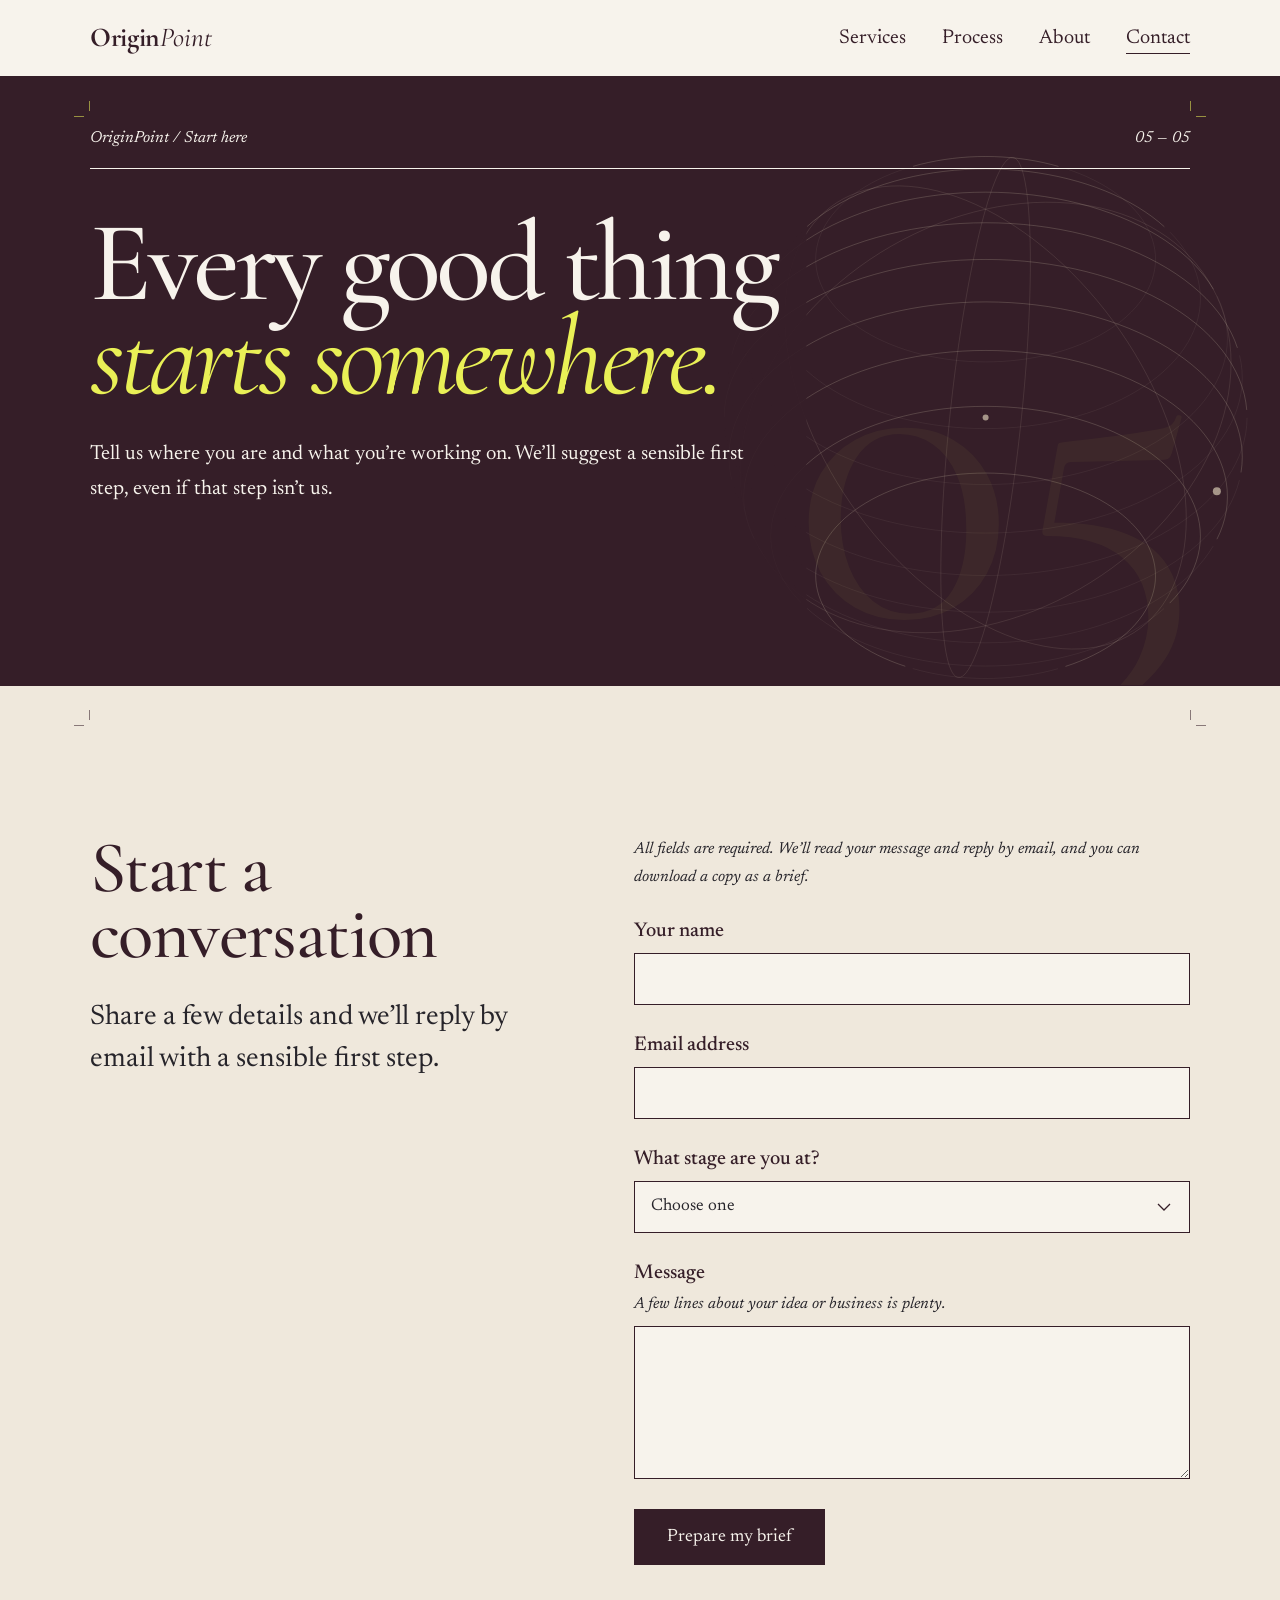
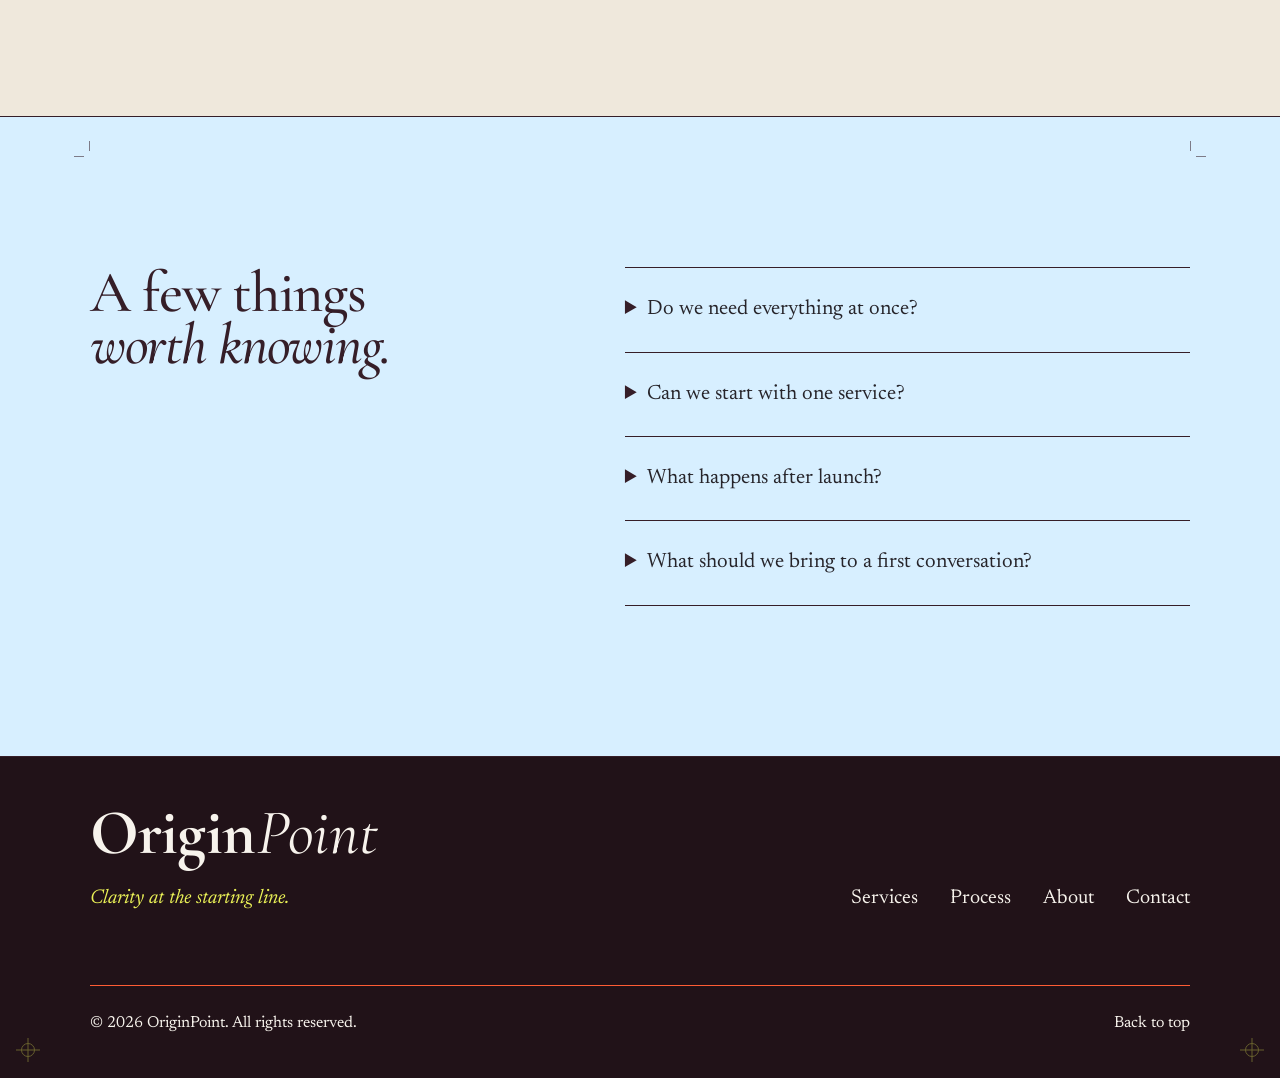
<file: contact.html>
<!doctype html>
<html lang="en-GB">
<head>
  <meta charset="utf-8">
  <meta name="viewport" content="width=device-width, initial-scale=1">
  <title>Start a conversation — OriginPoint</title>
  <meta name="description" content="OriginPoint builds and manages everything digital a startup needs, from day zero onward: websites, AI agents, data, internal tools, and the integrations between them.">
  <meta name="theme-color" content="#F7F3EC">

  <meta property="og:type" content="website">
  <meta property="og:title" content="OriginPoint — Clarity at the starting line">
  <meta property="og:description" content="One digital partner for startups, from day zero onward.">

  <!-- Favicon: the origin point — a ring and a dot, in brand colours -->
  <link rel="icon" href="data:image/svg+xml,%3Csvg xmlns='http://www.w3.org/2000/svg' viewBox='0 0 32 32'%3E%3Crect width='32' height='32' fill='%23E9F056'/%3E%3Ccircle cx='16' cy='16' r='9.5' fill='none' stroke='%23351E28' stroke-width='1.5'/%3E%3Ccircle cx='16' cy='16' r='3' fill='%23351E28'/%3E%3C/svg%3E">

  <link rel="preconnect" href="https://fonts.googleapis.com">
  <link rel="preconnect" href="https://fonts.gstatic.com" crossorigin>
  <link rel="stylesheet" href="https://fonts.googleapis.com/css2?family=Cormorant+Garamond:ital,wght@0,300..700;1,300..700&family=Newsreader:ital,opsz,wght@0,6..72,300..700;1,6..72,300..700&display=swap">
  <link rel="stylesheet" href="styles.css">
  <link rel="stylesheet" href="flow.css">

  <!-- Flags that JS is available, so the menu and reveals can start in their resting state -->
  <script>document.documentElement.classList.add("js");</script>
</head>

<body id="top">
  <a class="skip-link" href="#main">Skip to content</a>

  <!-- Registration mark from the brand sheet, drawn once and reused -->
  <svg class="sprite" aria-hidden="true" focusable="false">
    <symbol id="reg-mark" viewBox="0 0 24 24">
      <circle cx="12" cy="12" r="6.5" fill="none" stroke="currentColor"/>
      <path d="M12 0v24M0 12h24" fill="none" stroke="currentColor"/>
    </symbol>
  </svg>

  <!-- ============ 1. Header ============ -->
  <header class="site-header">
    <div class="container site-header__inner">
      <a class="logo" href="index.html"><span class="logo__origin">Origin</span><span class="logo__point">Point</span></a>

      <button class="nav-toggle" type="button" aria-expanded="false" aria-controls="site-nav">Menu</button>

      <nav class="site-nav" id="site-nav" aria-label="Primary">
        <ul class="site-nav__list" role="list">
          <li><a class="site-nav__link" href="services.html">Services</a></li>
          <li><a class="site-nav__link" href="process.html">Process</a></li>
          <li><a class="site-nav__link" href="about.html">About</a></li>
          <li><a class="site-nav__link" href="contact.html" aria-current="page">Contact</a></li>
        </ul>
      </nav>
    </div>
  </header>

  <main id="main"><section class="page-intro section section--sky"><div class="container"><div class="folio"><span>OriginPoint / Start here</span><span>05 — 05</span></div><h1>Every good thing<br><i>starts somewhere.</i></h1><p class="page-lede">Tell us where you are and what you’re working on. We’ll suggest a sensible first step, even if that step isn’t us.</p><div class="chapter-symbol" aria-hidden="true">05</div></div></section><section class="section section--paper" id="contact" aria-labelledby="contact-title">
      <div class="container contact">
        <div class="contact__intro">
          <h2 id="contact-title">Start a conversation</h2>
          <p class="section-intro">Share a few details and we’ll reply by email with a sensible first step.</p>
        </div>

        <div class="contact__panel">
          <!-- Submits to Netlify Forms; JS posts in the background and still builds a downloadable brief. -->
          <form class="form" id="contact-form" name="contact" method="POST" action="/" data-netlify="true" netlify-honeypot="bot-field">
            <input type="hidden" name="form-name" value="contact">
            <p class="field--honeypot" hidden aria-hidden="true"><label>Leave this field empty if you’re human: <input name="bot-field" tabindex="-1" autocomplete="off"></label></p>
            <p class="form__note">All fields are required. We’ll read your message and reply by email, and you can download a copy as a brief.</p>

            <div class="field">
              <label class="field__label" for="name">Your name</label>
              <input class="field__control" id="name" name="name" type="text" autocomplete="name" required aria-describedby="name-error">
              <p class="field__error" id="name-error" hidden></p>
            </div>

            <div class="field">
              <label class="field__label" for="email">Email address</label>
              <input class="field__control" id="email" name="email" type="email" autocomplete="email" spellcheck="false" required aria-describedby="email-error">
              <p class="field__error" id="email-error" hidden></p>
            </div>

            <div class="field">
              <label class="field__label" for="stage">What stage are you at?</label>
              <select class="field__control field__control--select" id="stage" name="stage" required aria-describedby="stage-error">
                <option value="" selected disabled>Choose one</option>
                <option>Just an idea</option>
                <option>Pre-launch</option>
                <option>Launched, first customers</option>
                <option>Growing team</option>
              <option>Scaling</option></select>
              <p class="field__error" id="stage-error" hidden></p>
            </div>

            <div class="field">
              <label class="field__label" for="message">Message</label>
              <p class="field__hint" id="message-hint">A few lines about your idea or business is plenty.</p>
              <textarea class="field__control field__control--textarea" id="message" name="message" rows="5" required aria-describedby="message-hint message-error"></textarea>
              <p class="field__error" id="message-error" hidden></p>
            </div>

            <p class="field__error" id="form-error" role="alert" hidden></p>

            <p class="form__actions"><button class="button" type="submit">Prepare my brief</button></p>
          </form>

          <div class="form-success" id="form-success" hidden>
            <h3 class="form-success__title" tabindex="-1">Thank you<span data-success-name></span>.</h3>
            <p>Your message is on its way to our team, and your brief is ready to download.</p><pre id="brief-preview"></pre><div class="brief-actions"><button class="button" type="button" id="download-brief">Download brief</button><button class="text-button" type="button" id="edit-brief">Edit details</button></div>
          </div>
        </div>
      </div>
    </section><section class="section section--wash"><div class="container faq-layout"><h2>A few things<br><i>worth knowing.</i></h2><div><details><summary>Do we need everything at once?</summary><p>No. We start from your current stage and build in the order your business actually needs it.</p></details><details><summary>Can we start with one service?</summary><p>Yes. A website, an agent, or a single integration can be the starting point.</p></details><details><summary>What happens after launch?</summary><p>Hosting, maintenance, and improvements are part of our approach. The scope is agreed around what you need.</p></details><details><summary>What should we bring to a first conversation?</summary><p>Your idea or existing website, the main problem you want to solve, and what a useful outcome would look like.</p></details></div></div></section></main><footer class="site-footer">
    <svg class="reg reg--bl" aria-hidden="true" focusable="false"><use href="#reg-mark"/></svg>
    <svg class="reg reg--br" aria-hidden="true" focusable="false"><use href="#reg-mark"/></svg>

    <div class="container">
      <div class="site-footer__top">
        <div class="site-footer__brand">
          <a class="logo logo--large" href="index.html"><span class="logo__origin">Origin</span><span class="logo__point">Point</span></a>
          <p class="site-footer__tagline">Clarity at the starting line.</p>
        </div>

        <nav aria-label="Footer">
          <ul class="footer-nav" role="list">
            <li><a href="services.html">Services</a></li>
            <li><a href="process.html">Process</a></li>
            <li><a href="about.html">About</a></li>
            <li><a href="contact.html">Contact</a></li>
          </ul>
        </nav>
      </div>

      <div class="site-footer__bottom">
        <p>© <span id="year">2026</span> OriginPoint. All rights reserved.</p>
        <a href="#top">Back to top</a>
      </div>
    </div>
  </footer>

  <script src="site.js" defer></script>
  <script src="flow.js" defer></script></body></html>
</file>
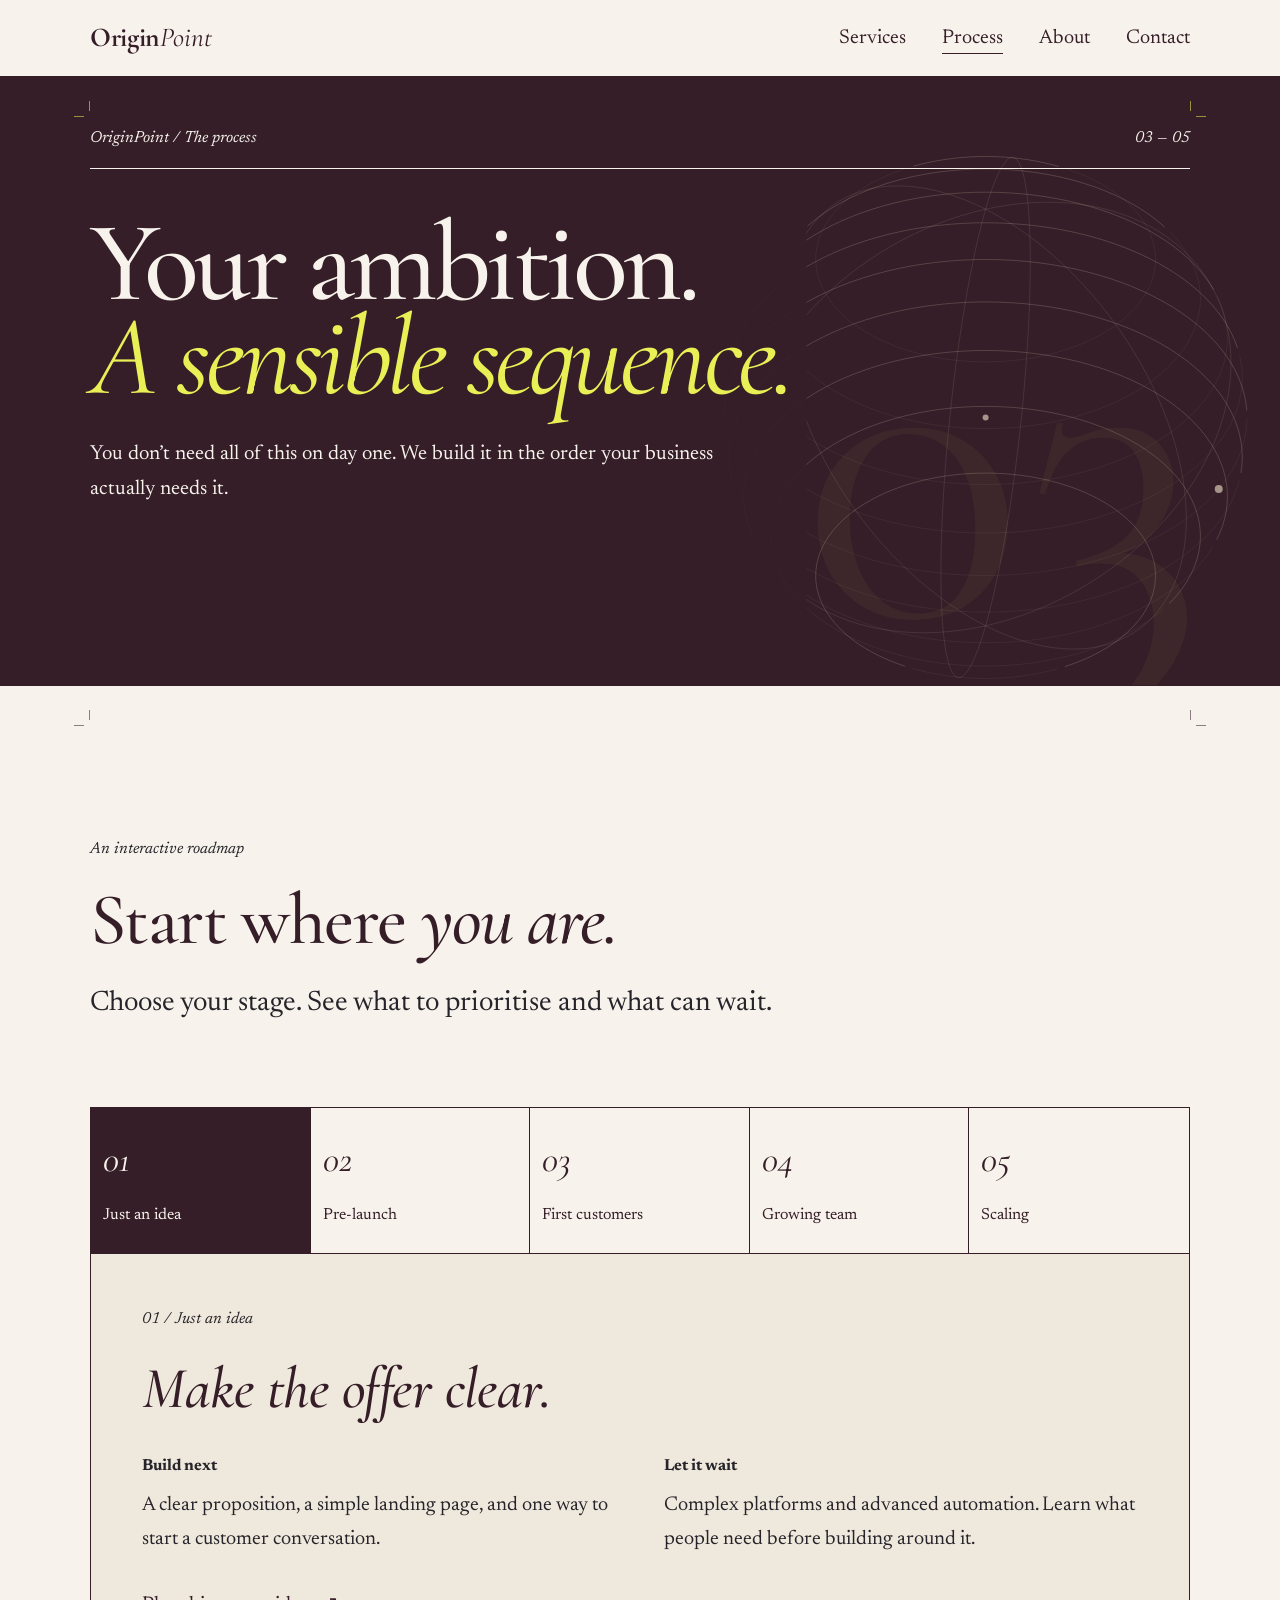
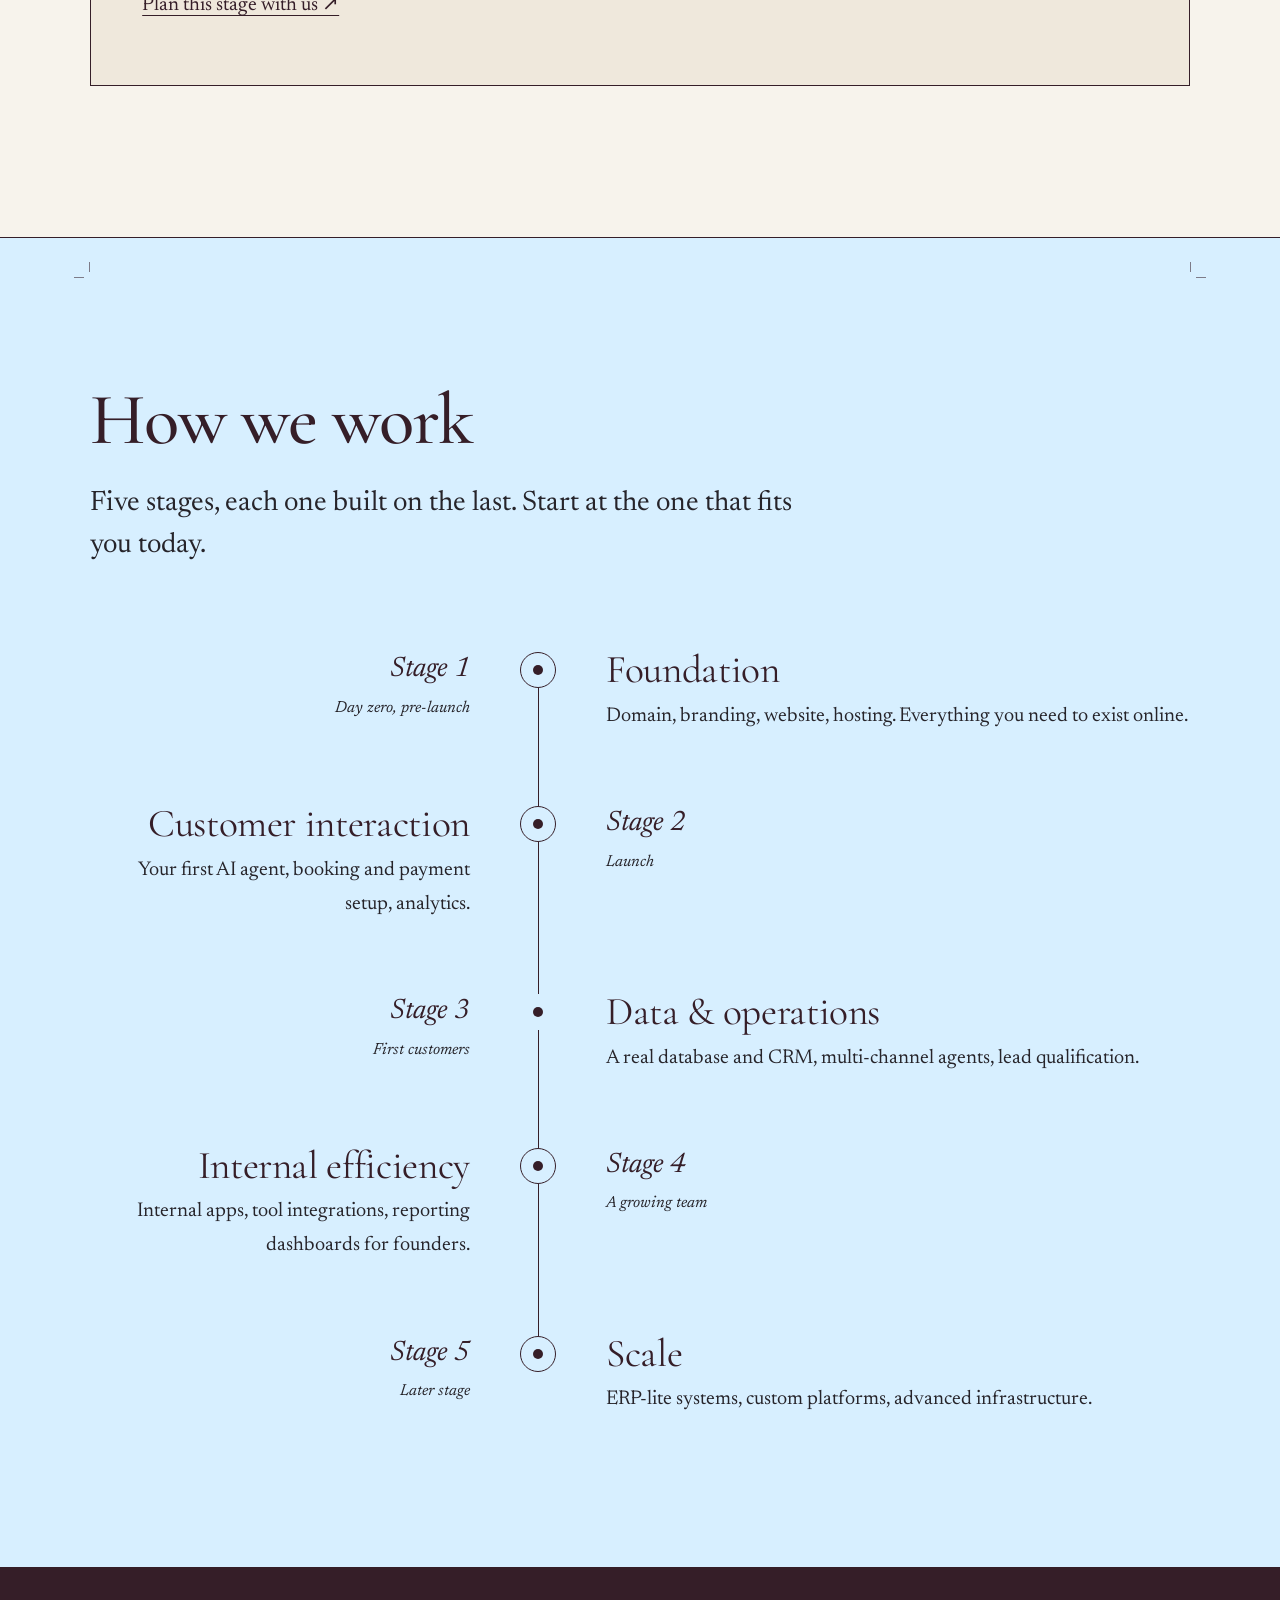
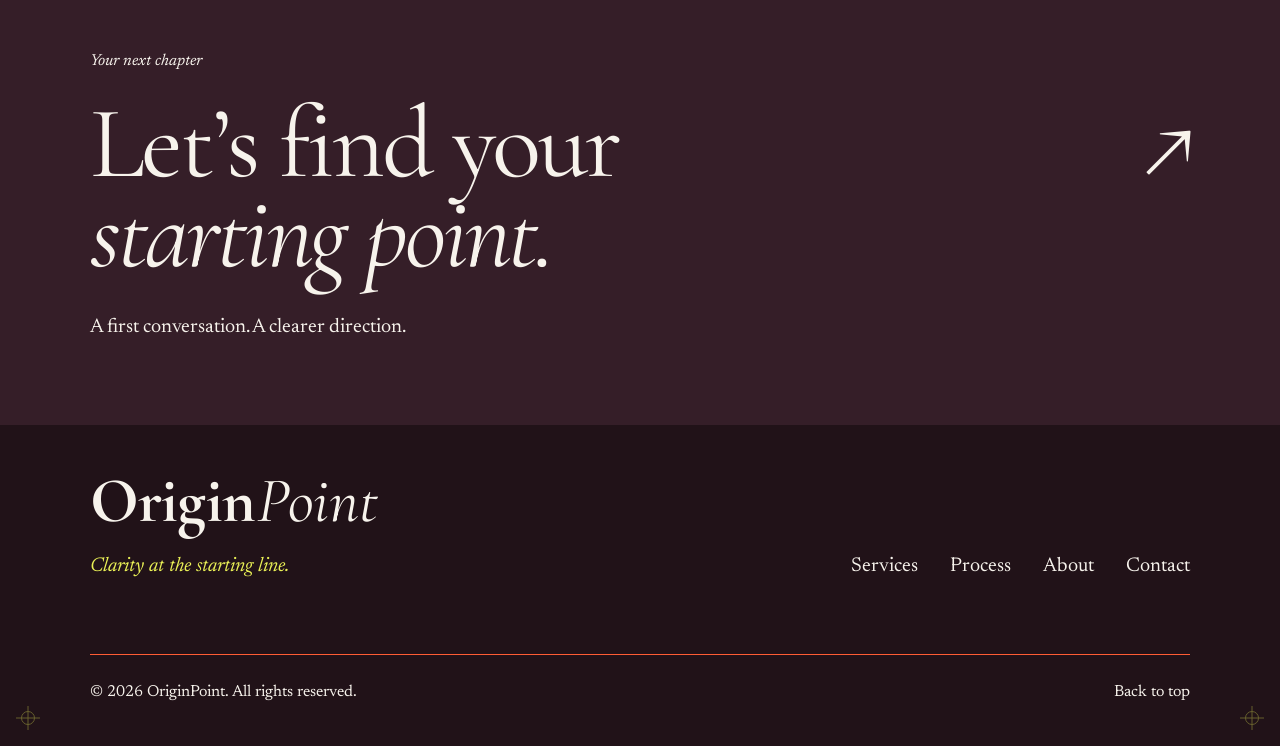
<file: process.html>
<!doctype html>
<html lang="en-GB">
<head>
  <meta charset="utf-8">
  <meta name="viewport" content="width=device-width, initial-scale=1">
  <title>Your roadmap — OriginPoint</title>
  <meta name="description" content="OriginPoint builds and manages everything digital a startup needs, from day zero onward: websites, AI agents, data, internal tools, and the integrations between them.">
  <meta name="theme-color" content="#F7F3EC">

  <meta property="og:type" content="website">
  <meta property="og:title" content="OriginPoint — Clarity at the starting line">
  <meta property="og:description" content="One digital partner for startups, from day zero onward.">

  <!-- Favicon: the origin point — a ring and a dot, in brand colours -->
  <link rel="icon" href="data:image/svg+xml,%3Csvg xmlns='http://www.w3.org/2000/svg' viewBox='0 0 32 32'%3E%3Crect width='32' height='32' fill='%23E9F056'/%3E%3Ccircle cx='16' cy='16' r='9.5' fill='none' stroke='%23351E28' stroke-width='1.5'/%3E%3Ccircle cx='16' cy='16' r='3' fill='%23351E28'/%3E%3C/svg%3E">

  <link rel="preconnect" href="https://fonts.googleapis.com">
  <link rel="preconnect" href="https://fonts.gstatic.com" crossorigin>
  <link rel="stylesheet" href="https://fonts.googleapis.com/css2?family=Cormorant+Garamond:ital,wght@0,300..700;1,300..700&family=Newsreader:ital,opsz,wght@0,6..72,300..700;1,6..72,300..700&display=swap">
  <link rel="stylesheet" href="styles.css">
  <link rel="stylesheet" href="flow.css">

  <!-- Flags that JS is available, so the menu and reveals can start in their resting state -->
  <script>document.documentElement.classList.add("js");</script>
</head>

<body id="top">
  <a class="skip-link" href="#main">Skip to content</a>

  <!-- Registration mark from the brand sheet, drawn once and reused -->
  <svg class="sprite" aria-hidden="true" focusable="false">
    <symbol id="reg-mark" viewBox="0 0 24 24">
      <circle cx="12" cy="12" r="6.5" fill="none" stroke="currentColor"/>
      <path d="M12 0v24M0 12h24" fill="none" stroke="currentColor"/>
    </symbol>
  </svg>

  <!-- ============ 1. Header ============ -->
  <header class="site-header">
    <div class="container site-header__inner">
      <a class="logo" href="index.html"><span class="logo__origin">Origin</span><span class="logo__point">Point</span></a>

      <button class="nav-toggle" type="button" aria-expanded="false" aria-controls="site-nav">Menu</button>

      <nav class="site-nav" id="site-nav" aria-label="Primary">
        <ul class="site-nav__list" role="list">
          <li><a class="site-nav__link" href="services.html">Services</a></li>
          <li><a class="site-nav__link" href="process.html" aria-current="page">Process</a></li>
          <li><a class="site-nav__link" href="about.html">About</a></li>
          <li><a class="site-nav__link" href="contact.html">Contact</a></li>
        </ul>
      </nav>
    </div>
  </header>

  <main id="main"><section class="page-intro section section--sky"><div class="container"><div class="folio"><span>OriginPoint / The process</span><span>03 — 05</span></div><h1>Your ambition.<br><i>A sensible sequence.</i></h1><p class="page-lede">You don’t need all of this on day one. We build it in the order your business actually needs it.</p><div class="chapter-symbol" aria-hidden="true">03</div></div></section><section class="section section--ivory"><div class="container"><div class="section-head"><p class="eyebrow">An interactive roadmap</p><h2>Start where <i>you are.</i></h2><p class="section-intro">Choose your stage. See what to prioritise and what can wait.</p></div><div class="stage-picker" aria-label="Your business stage"><button type="button" data-plan="0" aria-pressed="true"><span>01</span>Just an idea</button><button type="button" data-plan="1" aria-pressed="false"><span>02</span>Pre-launch</button><button type="button" data-plan="2" aria-pressed="false"><span>03</span>First customers</button><button type="button" data-plan="3" aria-pressed="false"><span>04</span>Growing team</button><button type="button" data-plan="4" aria-pressed="false"><span>05</span>Scaling</button></div><div class="plan-result" aria-live="polite"><p class="eyebrow" id="plan-label">01 / Just an idea</p><h3 id="plan-title">Make the offer clear.</h3><div class="plan-columns"><div><h4>Build next</h4><p id="plan-next">A clear proposition, a simple landing page, and one way to start a customer conversation.</p></div><div><h4>Let it wait</h4><p id="plan-wait">Complex platforms and advanced automation. Learn what people need before building around it.</p></div></div><a id="plan-link" class="text-link" href="contact.html?stage=Just%20an%20idea">Plan this stage with us ↗</a></div></div></section><section class="section section--wash" id="process" aria-labelledby="process-title">
      <div class="container">
        <header class="section-head">
          <h2 id="process-title">How we work</h2>
          <p class="section-intro">Five stages, each one built on the last. Start at the one that fits you today.</p>
        </header>

        <ol class="timeline" role="list">
          <li class="stage">
            <span class="stage__rail" aria-hidden="true"><span class="stage__ring"></span><span class="stage__pin"></span></span>
            <p class="stage__meta">
              <span class="stage__number">Stage 1</span><span class="stage__sep" aria-hidden="true"> · </span><span class="stage__when">Day zero, pre-launch</span>
            </p>
            <div class="stage__body">
              <h3 class="stage__title">Foundation</h3>
              <p class="stage__desc">Domain, branding, website, hosting. Everything you need to exist online.</p>
            </div>
          </li>
          <li class="stage">
            <span class="stage__rail" aria-hidden="true"><span class="stage__ring"></span><span class="stage__pin"></span></span>
            <p class="stage__meta">
              <span class="stage__number">Stage 2</span><span class="stage__sep" aria-hidden="true"> · </span><span class="stage__when">Launch</span>
            </p>
            <div class="stage__body">
              <h3 class="stage__title">Customer interaction</h3>
              <p class="stage__desc">Your first AI agent, booking and payment setup, analytics.</p>
            </div>
          </li>
          <li class="stage">
            <span class="stage__rail" aria-hidden="true"><span class="stage__ring"></span><span class="stage__pin"></span></span>
            <p class="stage__meta">
              <span class="stage__number">Stage 3</span><span class="stage__sep" aria-hidden="true"> · </span><span class="stage__when">First customers</span>
            </p>
            <div class="stage__body">
              <h3 class="stage__title">Data &amp; operations</h3>
              <p class="stage__desc">A real database and CRM, multi-channel agents, lead qualification.</p>
            </div>
          </li>
          <li class="stage">
            <span class="stage__rail" aria-hidden="true"><span class="stage__ring"></span><span class="stage__pin"></span></span>
            <p class="stage__meta">
              <span class="stage__number">Stage 4</span><span class="stage__sep" aria-hidden="true"> · </span><span class="stage__when">A growing team</span>
            </p>
            <div class="stage__body">
              <h3 class="stage__title">Internal efficiency</h3>
              <p class="stage__desc">Internal apps, tool integrations, reporting dashboards for founders.</p>
            </div>
          </li>
          <li class="stage">
            <span class="stage__rail" aria-hidden="true"><span class="stage__ring"></span><span class="stage__pin"></span></span>
            <p class="stage__meta">
              <span class="stage__number">Stage 5</span><span class="stage__sep" aria-hidden="true"> · </span><span class="stage__when">Later stage</span>
            </p>
            <div class="stage__body">
              <h3 class="stage__title">Scale</h3>
              <p class="stage__desc">ERP-lite systems, custom platforms, advanced infrastructure.</p>
            </div>
          </li>
        </ol>
      </div>
    </section><section class="section section--burgundy next-step"><div class="container"><p class="eyebrow">Your next chapter</p><a class="giant-link" href="contact.html">Let’s find your<br><i>starting point.</i><span aria-hidden="true">↗</span></a><p>A first conversation. A clearer direction.</p></div></section></main><footer class="site-footer">
    <svg class="reg reg--bl" aria-hidden="true" focusable="false"><use href="#reg-mark"/></svg>
    <svg class="reg reg--br" aria-hidden="true" focusable="false"><use href="#reg-mark"/></svg>

    <div class="container">
      <div class="site-footer__top">
        <div class="site-footer__brand">
          <a class="logo logo--large" href="index.html"><span class="logo__origin">Origin</span><span class="logo__point">Point</span></a>
          <p class="site-footer__tagline">Clarity at the starting line.</p>
        </div>

        <nav aria-label="Footer">
          <ul class="footer-nav" role="list">
            <li><a href="services.html">Services</a></li>
            <li><a href="process.html">Process</a></li>
            <li><a href="about.html">About</a></li>
            <li><a href="contact.html">Contact</a></li>
          </ul>
        </nav>
      </div>

      <div class="site-footer__bottom">
        <p>© <span id="year">2026</span> OriginPoint. All rights reserved.</p>
        <a href="#top">Back to top</a>
      </div>
    </div>
  </footer>

  <script src="site.js" defer></script>
  <script src="flow.js" defer></script></body></html>
</file>
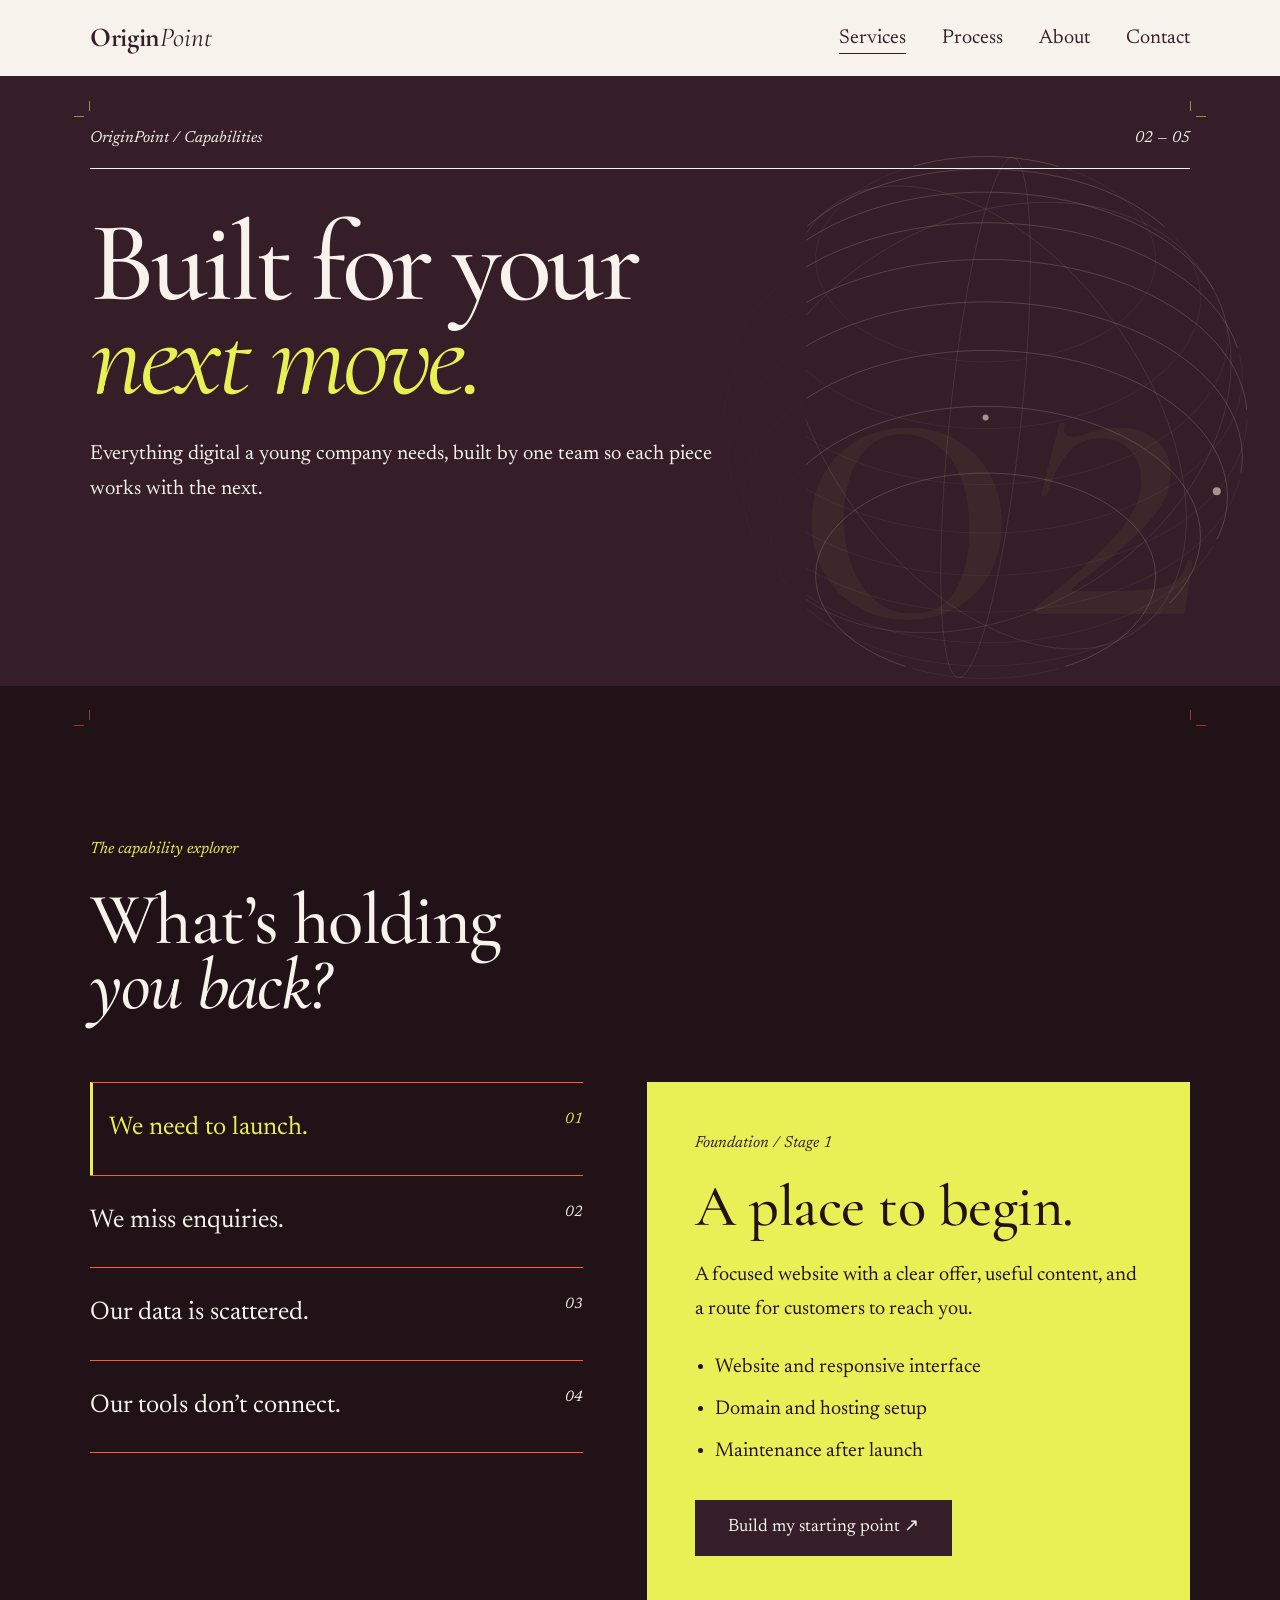
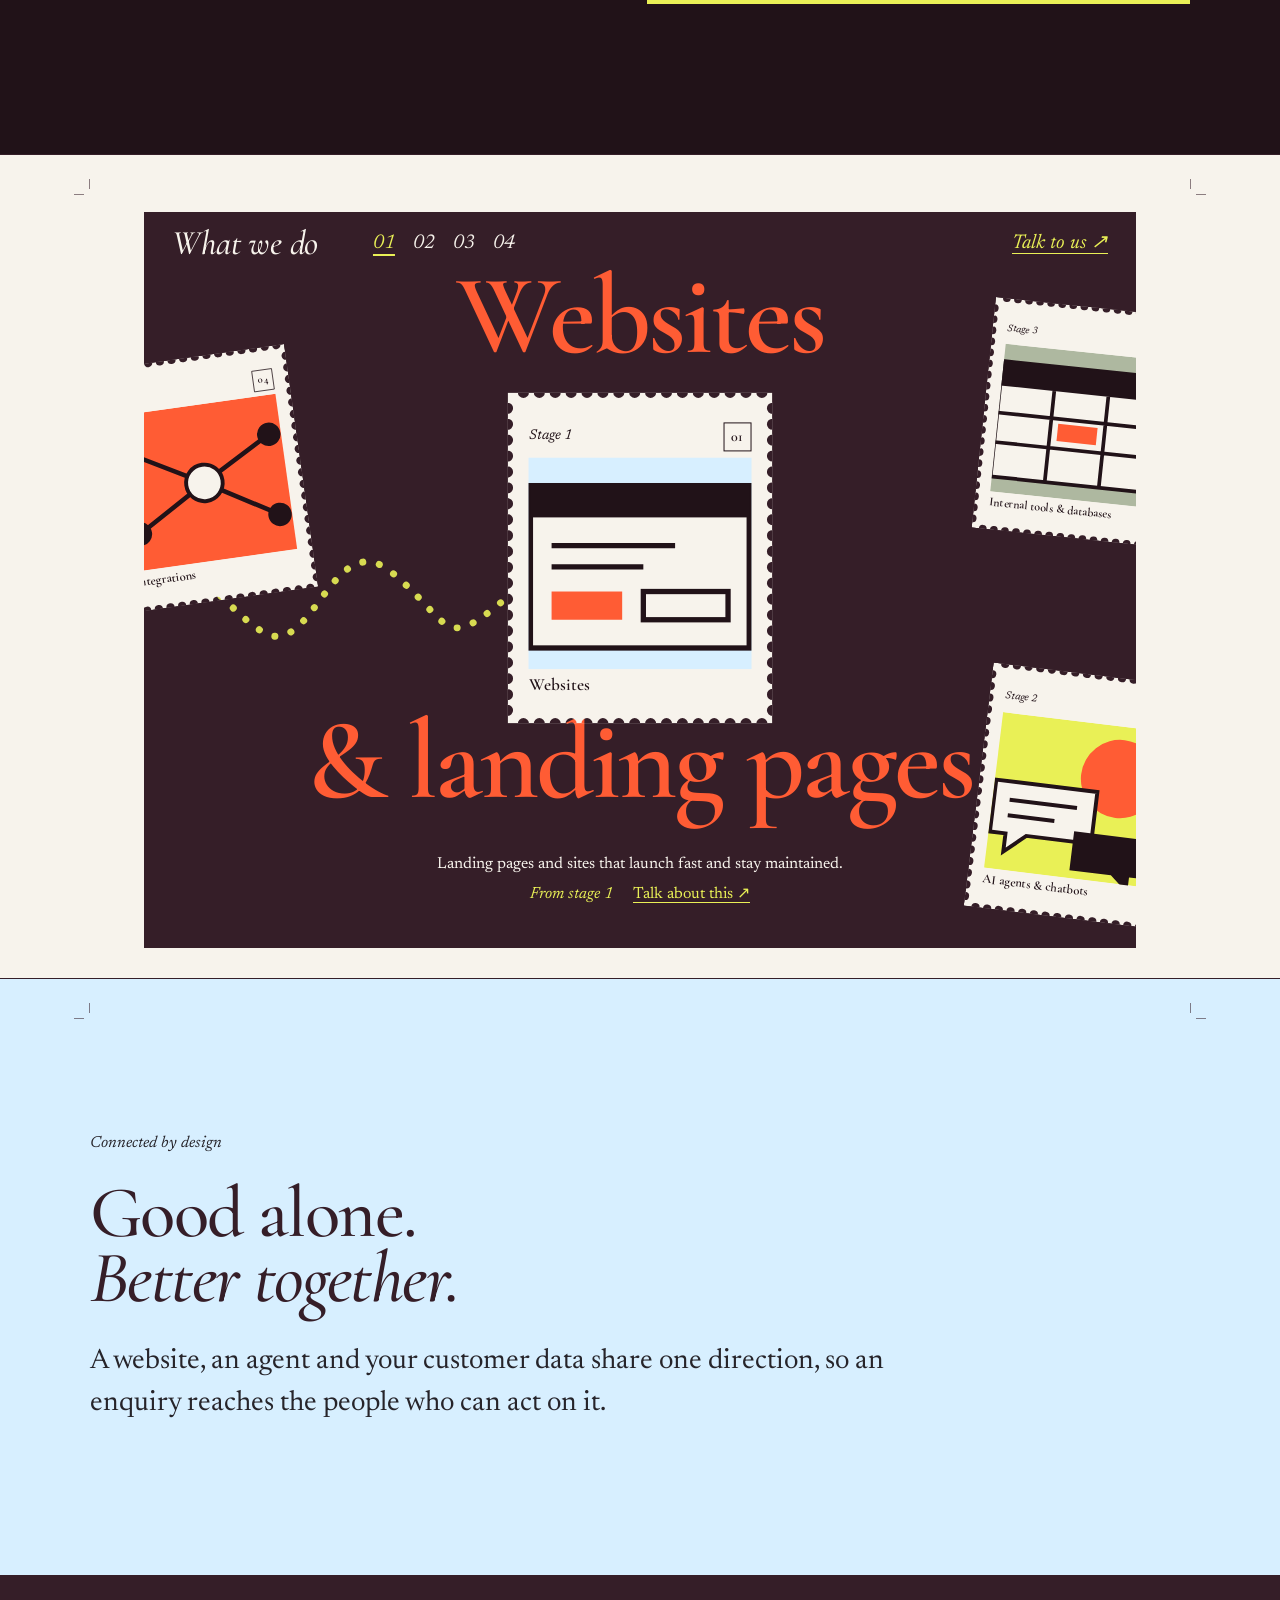
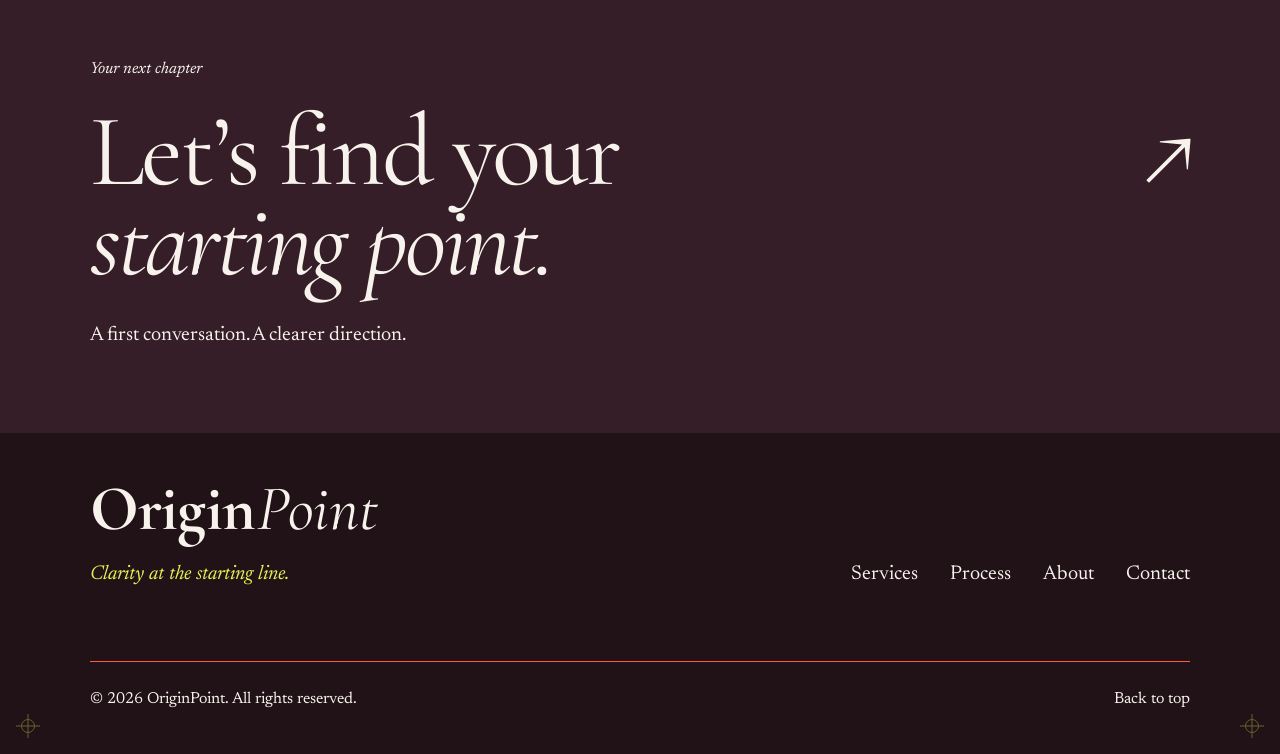
<file: services.html>
<!doctype html>
<html lang="en-GB">
<head>
  <meta charset="utf-8">
  <meta name="viewport" content="width=device-width, initial-scale=1">
  <title>Capabilities — OriginPoint</title>
  <meta name="description" content="OriginPoint builds and manages everything digital a startup needs, from day zero onward: websites, AI agents, data, internal tools, and the integrations between them.">
  <meta name="theme-color" content="#F7F3EC">

  <meta property="og:type" content="website">
  <meta property="og:title" content="OriginPoint — Clarity at the starting line">
  <meta property="og:description" content="One digital partner for startups, from day zero onward.">

  <!-- Favicon: the origin point — a ring and a dot, in brand colours -->
  <link rel="icon" href="data:image/svg+xml,%3Csvg xmlns='http://www.w3.org/2000/svg' viewBox='0 0 32 32'%3E%3Crect width='32' height='32' fill='%23E9F056'/%3E%3Ccircle cx='16' cy='16' r='9.5' fill='none' stroke='%23351E28' stroke-width='1.5'/%3E%3Ccircle cx='16' cy='16' r='3' fill='%23351E28'/%3E%3C/svg%3E">

  <link rel="preconnect" href="https://fonts.googleapis.com">
  <link rel="preconnect" href="https://fonts.gstatic.com" crossorigin>
  <link rel="stylesheet" href="https://fonts.googleapis.com/css2?family=Cormorant+Garamond:ital,wght@0,300..700;1,300..700&family=Newsreader:ital,opsz,wght@0,6..72,300..700;1,6..72,300..700&display=swap">
  <link rel="stylesheet" href="styles.css">
  <link rel="stylesheet" href="flow.css">
  <link rel="stylesheet" href="capabilities.css">

  <!-- Flags that JS is available, so the menu and reveals can start in their resting state -->
  <script>document.documentElement.classList.add("js");</script>
</head>

<body id="top">
  <a class="skip-link" href="#main">Skip to content</a>

  <!-- Registration mark from the brand sheet, drawn once and reused -->
  <svg class="sprite" aria-hidden="true" focusable="false">
    <symbol id="stamp-frame" viewBox="0 0 200 250"><path fill="currentColor" fill-rule="evenodd" d="M0 0H200V250H0ZM7.8 0a4.2 4.2 0 1 0 8.4 0a4.2 4.2 0 1 0 -8.4 0ZM7.8 250a4.2 4.2 0 1 0 8.4 0a4.2 4.2 0 1 0 -8.4 0ZM19.8 0a4.2 4.2 0 1 0 8.4 0a4.2 4.2 0 1 0 -8.4 0ZM19.8 250a4.2 4.2 0 1 0 8.4 0a4.2 4.2 0 1 0 -8.4 0ZM31.8 0a4.2 4.2 0 1 0 8.4 0a4.2 4.2 0 1 0 -8.4 0ZM31.8 250a4.2 4.2 0 1 0 8.4 0a4.2 4.2 0 1 0 -8.4 0ZM43.8 0a4.2 4.2 0 1 0 8.4 0a4.2 4.2 0 1 0 -8.4 0ZM43.8 250a4.2 4.2 0 1 0 8.4 0a4.2 4.2 0 1 0 -8.4 0ZM55.8 0a4.2 4.2 0 1 0 8.4 0a4.2 4.2 0 1 0 -8.4 0ZM55.8 250a4.2 4.2 0 1 0 8.4 0a4.2 4.2 0 1 0 -8.4 0ZM67.8 0a4.2 4.2 0 1 0 8.4 0a4.2 4.2 0 1 0 -8.4 0ZM67.8 250a4.2 4.2 0 1 0 8.4 0a4.2 4.2 0 1 0 -8.4 0ZM79.8 0a4.2 4.2 0 1 0 8.4 0a4.2 4.2 0 1 0 -8.4 0ZM79.8 250a4.2 4.2 0 1 0 8.4 0a4.2 4.2 0 1 0 -8.4 0ZM91.8 0a4.2 4.2 0 1 0 8.4 0a4.2 4.2 0 1 0 -8.4 0ZM91.8 250a4.2 4.2 0 1 0 8.4 0a4.2 4.2 0 1 0 -8.4 0ZM103.8 0a4.2 4.2 0 1 0 8.4 0a4.2 4.2 0 1 0 -8.4 0ZM103.8 250a4.2 4.2 0 1 0 8.4 0a4.2 4.2 0 1 0 -8.4 0ZM115.8 0a4.2 4.2 0 1 0 8.4 0a4.2 4.2 0 1 0 -8.4 0ZM115.8 250a4.2 4.2 0 1 0 8.4 0a4.2 4.2 0 1 0 -8.4 0ZM127.8 0a4.2 4.2 0 1 0 8.4 0a4.2 4.2 0 1 0 -8.4 0ZM127.8 250a4.2 4.2 0 1 0 8.4 0a4.2 4.2 0 1 0 -8.4 0ZM139.8 0a4.2 4.2 0 1 0 8.4 0a4.2 4.2 0 1 0 -8.4 0ZM139.8 250a4.2 4.2 0 1 0 8.4 0a4.2 4.2 0 1 0 -8.4 0ZM151.8 0a4.2 4.2 0 1 0 8.4 0a4.2 4.2 0 1 0 -8.4 0ZM151.8 250a4.2 4.2 0 1 0 8.4 0a4.2 4.2 0 1 0 -8.4 0ZM163.8 0a4.2 4.2 0 1 0 8.4 0a4.2 4.2 0 1 0 -8.4 0ZM163.8 250a4.2 4.2 0 1 0 8.4 0a4.2 4.2 0 1 0 -8.4 0ZM175.8 0a4.2 4.2 0 1 0 8.4 0a4.2 4.2 0 1 0 -8.4 0ZM175.8 250a4.2 4.2 0 1 0 8.4 0a4.2 4.2 0 1 0 -8.4 0ZM187.8 0a4.2 4.2 0 1 0 8.4 0a4.2 4.2 0 1 0 -8.4 0ZM187.8 250a4.2 4.2 0 1 0 8.4 0a4.2 4.2 0 1 0 -8.4 0ZM-4.2 12a4.2 4.2 0 1 0 8.4 0a4.2 4.2 0 1 0 -8.4 0ZM195.8 12a4.2 4.2 0 1 0 8.4 0a4.2 4.2 0 1 0 -8.4 0ZM-4.2 24a4.2 4.2 0 1 0 8.4 0a4.2 4.2 0 1 0 -8.4 0ZM195.8 24a4.2 4.2 0 1 0 8.4 0a4.2 4.2 0 1 0 -8.4 0ZM-4.2 36a4.2 4.2 0 1 0 8.4 0a4.2 4.2 0 1 0 -8.4 0ZM195.8 36a4.2 4.2 0 1 0 8.4 0a4.2 4.2 0 1 0 -8.4 0ZM-4.2 48a4.2 4.2 0 1 0 8.4 0a4.2 4.2 0 1 0 -8.4 0ZM195.8 48a4.2 4.2 0 1 0 8.4 0a4.2 4.2 0 1 0 -8.4 0ZM-4.2 60a4.2 4.2 0 1 0 8.4 0a4.2 4.2 0 1 0 -8.4 0ZM195.8 60a4.2 4.2 0 1 0 8.4 0a4.2 4.2 0 1 0 -8.4 0ZM-4.2 72a4.2 4.2 0 1 0 8.4 0a4.2 4.2 0 1 0 -8.4 0ZM195.8 72a4.2 4.2 0 1 0 8.4 0a4.2 4.2 0 1 0 -8.4 0ZM-4.2 84a4.2 4.2 0 1 0 8.4 0a4.2 4.2 0 1 0 -8.4 0ZM195.8 84a4.2 4.2 0 1 0 8.4 0a4.2 4.2 0 1 0 -8.4 0ZM-4.2 96a4.2 4.2 0 1 0 8.4 0a4.2 4.2 0 1 0 -8.4 0ZM195.8 96a4.2 4.2 0 1 0 8.4 0a4.2 4.2 0 1 0 -8.4 0ZM-4.2 108a4.2 4.2 0 1 0 8.4 0a4.2 4.2 0 1 0 -8.4 0ZM195.8 108a4.2 4.2 0 1 0 8.4 0a4.2 4.2 0 1 0 -8.4 0ZM-4.2 120a4.2 4.2 0 1 0 8.4 0a4.2 4.2 0 1 0 -8.4 0ZM195.8 120a4.2 4.2 0 1 0 8.4 0a4.2 4.2 0 1 0 -8.4 0ZM-4.2 132a4.2 4.2 0 1 0 8.4 0a4.2 4.2 0 1 0 -8.4 0ZM195.8 132a4.2 4.2 0 1 0 8.4 0a4.2 4.2 0 1 0 -8.4 0ZM-4.2 144a4.2 4.2 0 1 0 8.4 0a4.2 4.2 0 1 0 -8.4 0ZM195.8 144a4.2 4.2 0 1 0 8.4 0a4.2 4.2 0 1 0 -8.4 0ZM-4.2 156a4.2 4.2 0 1 0 8.4 0a4.2 4.2 0 1 0 -8.4 0ZM195.8 156a4.2 4.2 0 1 0 8.4 0a4.2 4.2 0 1 0 -8.4 0ZM-4.2 168a4.2 4.2 0 1 0 8.4 0a4.2 4.2 0 1 0 -8.4 0ZM195.8 168a4.2 4.2 0 1 0 8.4 0a4.2 4.2 0 1 0 -8.4 0ZM-4.2 180a4.2 4.2 0 1 0 8.4 0a4.2 4.2 0 1 0 -8.4 0ZM195.8 180a4.2 4.2 0 1 0 8.4 0a4.2 4.2 0 1 0 -8.4 0ZM-4.2 192a4.2 4.2 0 1 0 8.4 0a4.2 4.2 0 1 0 -8.4 0ZM195.8 192a4.2 4.2 0 1 0 8.4 0a4.2 4.2 0 1 0 -8.4 0ZM-4.2 204a4.2 4.2 0 1 0 8.4 0a4.2 4.2 0 1 0 -8.4 0ZM195.8 204a4.2 4.2 0 1 0 8.4 0a4.2 4.2 0 1 0 -8.4 0ZM-4.2 216a4.2 4.2 0 1 0 8.4 0a4.2 4.2 0 1 0 -8.4 0ZM195.8 216a4.2 4.2 0 1 0 8.4 0a4.2 4.2 0 1 0 -8.4 0ZM-4.2 228a4.2 4.2 0 1 0 8.4 0a4.2 4.2 0 1 0 -8.4 0ZM195.8 228a4.2 4.2 0 1 0 8.4 0a4.2 4.2 0 1 0 -8.4 0ZM-4.2 240a4.2 4.2 0 1 0 8.4 0a4.2 4.2 0 1 0 -8.4 0ZM195.8 240a4.2 4.2 0 1 0 8.4 0a4.2 4.2 0 1 0 -8.4 0Z"/></symbol>
    <symbol id="reg-mark" viewBox="0 0 24 24">
      <circle cx="12" cy="12" r="6.5" fill="none" stroke="currentColor"/>
      <path d="M12 0v24M0 12h24" fill="none" stroke="currentColor"/>
    </symbol>
  </svg>

  <!-- ============ 1. Header ============ -->
  <header class="site-header">
    <div class="container site-header__inner">
      <a class="logo" href="index.html"><span class="logo__origin">Origin</span><span class="logo__point">Point</span></a>

      <button class="nav-toggle" type="button" aria-expanded="false" aria-controls="site-nav">Menu</button>

      <nav class="site-nav" id="site-nav" aria-label="Primary">
        <ul class="site-nav__list" role="list">
          <li><a class="site-nav__link" href="services.html" aria-current="page">Services</a></li>
          <li><a class="site-nav__link" href="process.html">Process</a></li>
          <li><a class="site-nav__link" href="about.html">About</a></li>
          <li><a class="site-nav__link" href="contact.html">Contact</a></li>
        </ul>
      </nav>
    </div>
  </header>

  <main id="main"><section class="page-intro section section--sky"><div class="container"><div class="folio"><span>OriginPoint / Capabilities</span><span>02 — 05</span></div><h1>Built for your<br><i>next move.</i></h1><p class="page-lede">Everything digital a young company needs, built by one team so each piece works with the next.</p><div class="chapter-symbol" aria-hidden="true">02</div></div></section><section class="section section--ink"><div class="container"><p class="eyebrow">The capability explorer</p><h2>What’s holding<br><i>you back?</i></h2><div class="cap-layout"><div class="cap-buttons" aria-label="Choose a business need"><button data-cap="0" aria-pressed="true">We need to launch.<span>01</span></button><button data-cap="1" aria-pressed="false">We miss enquiries.<span>02</span></button><button data-cap="2" aria-pressed="false">Our data is scattered.<span>03</span></button><button data-cap="3" aria-pressed="false">Our tools don’t connect.<span>04</span></button></div><div class="cap-result" aria-live="polite"><p class="eyebrow" id="cap-label">Foundation / Stage 1</p><h3 id="cap-title">A place to begin.</h3><p id="cap-copy">A focused website with a clear offer, useful content, and a route for customers to reach you.</p><ul id="cap-list"><li>Website and responsive interface</li><li>Domain and hosting setup</li><li>Maintenance after launch</li></ul><a id="cap-link" class="button button--light" href="contact.html?need=website">Build my starting point ↗</a></div></div></div></section><section class="section section--ivory caps" id="services" aria-labelledby="services-title">
      <div class="container">
        <header class="section-head">
          <h2 id="services-title">What we do</h2>
          <p class="section-intro">Four capabilities, added in the order your business needs them.</p>
        </header>

        <ol class="caps__list" role="list">
          <li class="caps__item" data-key="web" data-lines="Websites|&amp; landing pages">
            <span class="caps__no" aria-hidden="true">01</span>
            <h3 class="caps__title">Websites</h3>
            <p class="caps__desc">Landing pages and sites that launch fast and stay maintained.</p>
            <p class="caps__foot"><span class="caps__stage">From stage 1</span><a class="text-link" href="contact.html?need=website">Talk about this ↗</a></p>
            <svg class="caps__art" viewBox="0 0 160 120" aria-hidden="true" focusable="false" hidden><rect width="160" height="120" fill="#D7EFFF"/><rect x="18" y="16" width="124" height="92" fill="#F7F3EC" stroke="#211218" stroke-width="3"/><rect x="18" y="16" width="124" height="18" fill="#211218"/><path d="M30 50H100M30 62H82" stroke="#211218" stroke-width="3"/><rect x="30" y="76" width="40" height="16" fill="#FF5C34"/><rect x="82" y="76" width="48" height="16" fill="none" stroke="#211218" stroke-width="3"/></svg>
          </li>
          <li class="caps__item" data-key="ai" data-lines="AI agents|&amp; chatbots">
            <span class="caps__no" aria-hidden="true">02</span>
            <h3 class="caps__title">AI agents &amp; chatbots</h3>
            <p class="caps__desc">Custom support, booking, and lead-qualification agents that work 24/7 across your website, WhatsApp, and Messenger.</p>
            <p class="caps__foot"><span class="caps__stage">From stage 2</span><a class="text-link" href="contact.html?need=AI%20agent">Talk about this ↗</a></p>
            <svg class="caps__art" viewBox="0 0 160 120" aria-hidden="true" focusable="false" hidden><rect width="160" height="120" fill="#E9F056"/><circle cx="112" cy="40" r="30" fill="#FF5C34"/><path d="M18 52H96V92H46L30 106V92H18Z" fill="#F7F3EC" stroke="#211218" stroke-width="3"/><path d="M30 66H82M30 78H66" stroke="#211218" stroke-width="3"/><path d="M82 84H142V114H128V126L114 114H82Z" fill="#211218"/></svg>
          </li>
          <li class="caps__item" data-key="tools" data-lines="Internal tools|&amp; databases">
            <span class="caps__no" aria-hidden="true">03</span>
            <h3 class="caps__title">Internal tools &amp; databases</h3>
            <p class="caps__desc">Systems to replace spreadsheets and keep your customer data organised as you grow.</p>
            <p class="caps__foot"><span class="caps__stage">From stage 3</span><a class="text-link" href="contact.html?need=internal%20tools">Talk about this ↗</a></p>
            <svg class="caps__art" viewBox="0 0 160 120" aria-hidden="true" focusable="false" hidden><rect width="160" height="120" fill="#AEB8A0"/><rect x="16" y="14" width="128" height="94" fill="#F7F3EC" stroke="#211218" stroke-width="3"/><rect x="16" y="14" width="128" height="20" fill="#211218"/><path d="M16 56H144M16 80H144M60 34V108M104 34V108" stroke="#211218" stroke-width="3"/><rect x="66" y="60" width="32" height="14" fill="#FF5C34"/></svg>
          </li>
          <li class="caps__item" data-key="link" data-lines="Integrations|that talk">
            <span class="caps__no" aria-hidden="true">04</span>
            <h3 class="caps__title">Integrations</h3>
            <p class="caps__desc">Connecting your website, CRM, and invoicing so they talk to each other.</p>
            <p class="caps__foot"><span class="caps__stage">From stage 4</span><a class="text-link" href="contact.html?need=integrations">Talk about this ↗</a></p>
            <svg class="caps__art" viewBox="0 0 160 120" aria-hidden="true" focusable="false" hidden><rect width="160" height="120" fill="#FF5C34"/><path d="M26 30L80 60L134 30M26 92L80 60L134 92" stroke="#211218" stroke-width="3.5" fill="none"/><circle cx="80" cy="60" r="14" fill="#F7F3EC" stroke="#211218" stroke-width="3"/><circle cx="26" cy="30" r="9" fill="#211218"/><circle cx="134" cy="30" r="9" fill="#211218"/><circle cx="26" cy="92" r="9" fill="#211218"/><circle cx="134" cy="92" r="9" fill="#211218"/></svg>
          </li>
        </ol>
      </div>
    </section><section class="section section--wash"><div class="container"><p class="eyebrow">Connected by design</p><h2>Good alone.<br><i>Better together.</i></h2><p class="section-intro">A website, an agent and your customer data share one direction, so an enquiry reaches the people who can act on it.</p></div></section><section class="section section--burgundy next-step"><div class="container"><p class="eyebrow">Your next chapter</p><a class="giant-link" href="contact.html">Let’s find your<br><i>starting point.</i><span aria-hidden="true">↗</span></a><p>A first conversation. A clearer direction.</p></div></section></main><footer class="site-footer">
    <svg class="reg reg--bl" aria-hidden="true" focusable="false"><use href="#reg-mark"/></svg>
    <svg class="reg reg--br" aria-hidden="true" focusable="false"><use href="#reg-mark"/></svg>

    <div class="container">
      <div class="site-footer__top">
        <div class="site-footer__brand">
          <a class="logo logo--large" href="index.html"><span class="logo__origin">Origin</span><span class="logo__point">Point</span></a>
          <p class="site-footer__tagline">Clarity at the starting line.</p>
        </div>

        <nav aria-label="Footer">
          <ul class="footer-nav" role="list">
            <li><a href="services.html">Services</a></li>
            <li><a href="process.html">Process</a></li>
            <li><a href="about.html">About</a></li>
            <li><a href="contact.html">Contact</a></li>
          </ul>
        </nav>
      </div>

      <div class="site-footer__bottom">
        <p>© <span id="year">2026</span> OriginPoint. All rights reserved.</p>
        <a href="#top">Back to top</a>
      </div>
    </div>
  </footer>

  <script src="site.js" defer></script>
  <script src="flow.js" defer></script>
  <script src="capabilities.js" defer></script></body></html>
</file>
<file: styles.css>
/* ==========================================================================
   OriginPoint — styles.css
   Mobile-first. Grouped in page order: tokens, base, shared components,
   then one block per section. Each block carries its own breakpoints.

   Breakpoints
     40em  (640px)  — header nav goes inline
     48em  (768px)  — hero lines stack, three-up reasons
     56em  (896px)  — offset service grid, alternating timeline, two-column about/contact
     64em  (1024px) — hero hint moves to the corner

   Layering (root stacking context)
     section backgrounds, grain, crop marks ....... z auto
     hero ripple canvas (bleeds into Services) .... z 1
     section content ............................... z 2
     sticky header .................................. z 50
   ========================================================================== */


/* --------------------------------------------------------------------------
   1. Tokens
   -------------------------------------------------------------------------- */
:root {
  /* Brand colours */
  --color-burgundy: #351E28;    /* Cassis: logo, headings, accents, hairlines */
  --color-ink: #211218;         /* Deep cassis ink (a shade of Cassis): dark fields, display type */
  --color-ink-light: #FF5C34;   /* Orange Topaze: hairlines and numerals on dark fields */
  --color-sky: #E9F056;         /* Wasabi: headlines, rings and buttons on dark fields, highlight cards */
  --color-plate: #FF5C34;       /* Orange Topaze: large rich fields, dark text on it */
  --color-wash: #D7EFFF;        /* Cool Blue: quiet fields */
  --color-sage: #AEB8A0;       /* Vert Sauge: a secondary mid-tone field, dark text on it */
  --color-ivory: #F7F3EC;      /* Soft Ivory — header, cards, paper sections */
  --color-paper: #EFE8DC;      /* Warm paper — letter-like fields */
  --color-charcoal: #26242A;   /* Muted Charcoal — body copy on light fields */

  /* Contextual colours: each section re-points these */
  --text: var(--color-charcoal);
  --heading: var(--color-burgundy);
  --accent: var(--color-burgundy);
  --line: var(--color-burgundy);
  --focus: var(--color-burgundy);

  /* Type: a steep scale, so display sizes jump well clear of body copy */
  --font-display: "Cormorant Garamond", Georgia, "Times New Roman", serif;   /* headlines, logo, numerals */
  --font-body: "Newsreader", Georgia, "Times New Roman", serif;               /* running text */
  --font-serif: var(--font-body);
  --step--1: 1rem;                                   /* small italic labels */
  --step-0: clamp(1.125rem, 1.05rem + 0.25vw, 1.25rem);   /* body               */
  --step-1: clamp(1.375rem, 1.2rem + 0.7vw, 1.75rem);     /* h3                 */
  --step-2: clamp(1.25rem, 1.05rem + 0.9vw, 1.75rem);     /* intros, ledes      */
  --step-3: clamp(2.625rem, 1.6rem + 3vw, 4.25rem);       /* h2: 48px+ desktop  */
  --step-4: clamp(3rem, 0.5rem + 7.8vw, 7.5rem);          /* h1: 88px+ desktop  */
  --step-quote: clamp(2.125rem, 1.1rem + 3.6vw, 3.5rem);  /* pull-quote: 56px   */

  /* Lines and layout */
  --hairline: 1px solid var(--line);
  --content-width: 68.75rem;   /* 1100px */
  --measure: 56ch;             /* about 68 characters of Newsreader: under the 75 limit */
  --gutter: clamp(1.25rem, 5vw, 2.5rem);
  --section-space: clamp(5rem, 3rem + 8vw, 10rem);
  --header-height: 4rem;
}

@media (min-width: 40em) {
  :root { --header-height: 4.75rem; }
}


/* --------------------------------------------------------------------------
   2. Base
   -------------------------------------------------------------------------- */
*,
*::before,
*::after {
  box-sizing: border-box;
}

html {
  background-color: var(--color-ivory);
  -webkit-text-size-adjust: 100%;
  text-size-adjust: 100%;
  /* Anchor targets land below the sticky header. No smooth scrolling:
     motion is reserved for the three deliberate moments. */
  scroll-padding-top: var(--header-height);
}

body {
  margin: 0;
  background-color: var(--color-ivory);
  color: var(--text);
  font-family: var(--font-serif);
  font-size: var(--step-0);
  font-weight: 400;
  line-height: 1.7;
  font-kerning: normal;
  -webkit-font-smoothing: antialiased;
}

h1, h2, h3, p, ul, ol {
  margin: 0;
}

ul[role="list"],
ol[role="list"] {
  list-style: none;
  padding: 0;
}

h1, h2, h3 {
  color: var(--heading);
  font-family: var(--font-display);
  font-size-adjust: 0.44;
  font-weight: 500;
  line-height: 1.1;
  letter-spacing: -0.015em;
  text-wrap: balance;
}

h2 {
  font-size: var(--step-3);
  line-height: 1.02;
  letter-spacing: -0.025em;
}

h3 {
  font-size: var(--step-1);
  font-weight: 500;
  line-height: 1.25;
  letter-spacing: -0.01em;
}

p {
  text-wrap: pretty;
}

a {
  color: var(--accent);
  text-decoration-thickness: 1px;
  text-underline-offset: 0.25em;
}

svg {
  display: block;
}

input, button, select, textarea {
  font: inherit;
  color: inherit;
}

[hidden] {
  display: none !important;
}

::selection {
  background-color: var(--color-burgundy);
  color: var(--color-ivory);
}

/* Visible keyboard focus everywhere; the colour follows the field */
:focus-visible {
  outline: 2px solid var(--focus);
  outline-offset: 3px;
}


/* --------------------------------------------------------------------------
   3. Shared components
   -------------------------------------------------------------------------- */

/* Layout container: ~1100px max, side gutters on small screens */
.container {
  width: min(100% - 2 * var(--gutter), var(--content-width));
  margin-inline: auto;
}

.sprite {
  position: absolute;
  width: 0;
  height: 0;
  overflow: hidden;
}

/* Skip link: off-screen until focused */
.skip-link {
  position: absolute;
  top: 0.75rem;
  left: var(--gutter);
  z-index: 100;
  padding: 0.625rem 1rem;
  background-color: var(--color-burgundy);
  color: var(--color-ivory);
  text-decoration: none;
  transform: translateY(-200%);
}

.skip-link:focus {
  transform: none;
}

/* Logo lockup: bold roman "Origin" + italic "Point", set tight.
   Sized in em so it scales from the header to the footer unchanged. */
.logo {
  display: inline-block;
  color: var(--color-burgundy);
  font-family: var(--font-serif);
  font-size: 1.5rem;
  line-height: 1;
  letter-spacing: -0.015em;
  text-decoration: none;
  white-space: nowrap;
}

.logo__origin {
  font-weight: 700;
}

.logo__point {
  font-style: italic;
  font-weight: 400;
  letter-spacing: 0;
  margin-left: 0.03em;  /* keeps the italic P's foot clear of the n */
}

.logo--large {
  font-size: clamp(2.25rem, 1.5rem + 3vw, 3.5rem);
}

@media (min-width: 40em) {
  .logo { font-size: 1.5rem; }
  .logo--large { font-size: clamp(2.25rem, 1.5rem + 3vw, 3.5rem); }
}

/* "Point" in display type follows the logo: italic */
.lockup-point {
  font-style: italic;
  margin-left: 0.02em;
}

/* Primary button: burgundy fill, ivory text, square corners */
.button {
  display: inline-flex;
  align-items: center;
  justify-content: center;
  min-height: 3.5rem;
  padding: 0.75rem 2rem;
  border: 1px solid var(--color-burgundy);
  border-radius: 0;
  background-color: var(--color-burgundy);
  color: var(--color-ivory);
  font-size: 1.125rem;
  line-height: 1.2;
  text-decoration: none;
  cursor: pointer;
}

.button:hover {
  background-color: transparent;
  color: var(--color-burgundy);
}

/* Section scaffolding */
.section {
  color: var(--text);
  position: relative;
  padding-block: var(--section-space);
}

.section + .section {
  border-top: 1px solid var(--color-burgundy);
}

/* Content sits above the backgrounds and above the hero canvas's bleed */
.section > .container {
  position: relative;
  z-index: 2;
}

/* Fields, and the contextual colours each one sets */
/* The "sky" class now holds Cassis (hero and page headers): light text, Wasabi accents */
.section--sky {
  background-color: var(--color-burgundy);
  --text: var(--color-ivory);
  --heading: var(--color-ivory);
  --accent: var(--color-sky);
  --line: var(--color-sky);
  --focus: var(--color-sky);
}
.section--sky .button,
.fold--ink .button {
  background-color: var(--color-sky);
  border-color: var(--color-sky);
  color: var(--color-ink);
}
.section--sky .button:hover,
.fold--ink .button:hover {
  background-color: transparent;
  color: var(--color-sky);
}
.section--ivory { background-color: var(--color-ivory); }
.section--paper { background-color: var(--color-paper); }
.section--wash  { background-color: var(--color-wash); }

/* The plate class holds Orange Topaze (the "Why" field) */
.section--plate {
  background-color: var(--color-plate);
  --text: var(--color-ink);
  --heading: var(--color-ink);
  --accent: var(--color-ink);
  --line: var(--color-ink);
  --focus: var(--color-ink);
}

.section--ink {
  background-color: var(--color-ink);
  --text: var(--color-ivory);
  --heading: var(--color-ivory);
  --accent: var(--color-sky);
  --line: var(--color-ink-light);
  --focus: var(--color-sky);
}

.section-head {
  margin-bottom: clamp(3rem, 2rem + 4vw, 6rem);
}

.section-intro {
  max-width: 29em;
  margin-top: clamp(1.25rem, 1rem + 1vw, 2rem);
  font-size: var(--step-2);
  line-height: 1.5;
}

/* Paper grain: ivory and paper fields only, well behind the content */
.section--grain::before {
  content: "";
  position: absolute;
  inset: 0;
  pointer-events: none;
  opacity: 0.04;
  background-image: url("data:image/svg+xml,%3Csvg xmlns='http://www.w3.org/2000/svg' width='180' height='180'%3E%3Cfilter id='g'%3E%3CfeTurbulence type='fractalNoise' baseFrequency='0.9' numOctaves='3' stitchTiles='stitch'/%3E%3CfeColorMatrix values='1 0 0 0 0 1 0 0 0 0 1 0 0 0 0 0 0 0 0 1'/%3E%3C/filter%3E%3Crect width='100%25' height='100%25' filter='url(%23g)'/%3E%3C/svg%3E");
  background-size: 180px 180px;
}

/* Crop marks at the top corners of each section's content area */
.section:not(.hero)::after {
  content: "";
  position: absolute;
  top: 1.5rem;
  left: 0;
  right: 0;
  width: calc(min(100% - 2 * var(--gutter), var(--content-width)) + 2rem);
  height: 1rem;
  margin-inline: auto;
  pointer-events: none;
  background-color: var(--line);
  opacity: 0.55;
  -webkit-mask:
    url("data:image/svg+xml,%3Csvg xmlns='http://www.w3.org/2000/svg' viewBox='0 0 16 16'%3E%3Cpath d='M15.5 0v10M0 15.5h10' stroke='%23000' fill='none'/%3E%3C/svg%3E") left top / 1rem 1rem no-repeat,
    url("data:image/svg+xml,%3Csvg xmlns='http://www.w3.org/2000/svg' viewBox='0 0 16 16'%3E%3Cpath d='M0.5 0v10M6 15.5h10' stroke='%23000' fill='none'/%3E%3C/svg%3E") right top / 1rem 1rem no-repeat;
  mask:
    url("data:image/svg+xml,%3Csvg xmlns='http://www.w3.org/2000/svg' viewBox='0 0 16 16'%3E%3Cpath d='M15.5 0v10M0 15.5h10' stroke='%23000' fill='none'/%3E%3C/svg%3E") left top / 1rem 1rem no-repeat,
    url("data:image/svg+xml,%3Csvg xmlns='http://www.w3.org/2000/svg' viewBox='0 0 16 16'%3E%3Cpath d='M0.5 0v10M6 15.5h10' stroke='%23000' fill='none'/%3E%3C/svg%3E") right top / 1rem 1rem no-repeat;
}

/* Registration crosshairs in the page corners */
.reg {
  position: absolute;
  z-index: 2;
  width: 1.5rem;
  height: 1.5rem;
  color: var(--line);
  opacity: 0.5;
  pointer-events: none;
}

.reg--tl { top: 1rem; left: 1rem; }
.reg--tr { top: 1rem; right: 1rem; }
.reg--bl { bottom: 1rem; left: 1rem; }
.reg--br { bottom: 1rem; right: 1rem; }


/* --------------------------------------------------------------------------
   4. Header
   -------------------------------------------------------------------------- */
.site-header {
  position: sticky;
  top: 0;
  z-index: 50;
  background-color: var(--color-ivory);
  border-bottom: 1px solid var(--color-burgundy);
}

.site-header__inner {
  display: flex;
  flex-wrap: wrap;
  align-items: center;
  justify-content: space-between;
  gap: 0.5rem 2rem;
  min-height: var(--header-height);
  padding-block: 0.625rem;
}

.site-nav__list {
  display: flex;
  flex-wrap: wrap;
  gap: 0.25rem 2.25rem;
}

.site-nav__link {
  color: var(--color-burgundy);
  text-decoration: none;
}

.site-nav__link:hover {
  text-decoration: underline;
}

/* Menu toggle: only shown on small screens, and only when JS is running */
.nav-toggle {
  display: none;
  align-items: center;
  min-height: 2.75rem;
  padding: 0.25rem 1.125rem;
  border: 1px solid var(--color-burgundy);
  border-radius: 0;
  background-color: transparent;
  color: var(--color-burgundy);
  font-size: var(--step--1);
  cursor: pointer;
}

.nav-toggle[aria-expanded="true"] {
  background-color: var(--color-burgundy);
  color: var(--color-ivory);
}

/* Small screens only */
@media (max-width: 39.9375em) {
  /* Without JS: links wrap onto a second row under the logo */
  .site-nav {
    flex-basis: 100%;
  }

  /* With JS: links collapse into a panel below the header */
  .js .nav-toggle {
    display: inline-flex;
  }

  .js .site-nav {
    display: none;
    position: absolute;
    top: calc(100% + 1px);  /* sit just below the header's hairline */
    left: 0;
    right: 0;
    background-color: var(--color-ivory);
    border-bottom: 1px solid var(--color-burgundy);
  }

  .js .site-header.is-open .site-nav {
    display: block;
  }

  .js .site-nav__list {
    flex-direction: column;
    gap: 0;
    width: min(100% - 2 * var(--gutter), var(--content-width));
    margin-inline: auto;
    padding-block: 0.5rem 1rem;
  }

  .js .site-nav__list li + li {
    border-top: 1px solid var(--color-burgundy);
  }

  .js .site-nav__link {
    display: block;
    padding-block: 0.875rem;
    font-size: 1.375rem;
  }
}


/* --------------------------------------------------------------------------
   5. Hero — type over the live ripple field
   -------------------------------------------------------------------------- */
.hero {
  display: flex;
  align-items: flex-end;
  min-height: calc(100vh - var(--header-height));
  min-height: calc(100svh - var(--header-height));
  padding-block: clamp(7rem, 16vh, 11rem) clamp(3.5rem, 9vh, 6.5rem);
  --heading: var(--color-ivory);
}

/* Full-bleed; JS sizes its height to the hero plus a bleed into Services */
.hero__canvas {
  position: absolute;
  top: 0;
  left: 0;
  z-index: 1;
  display: block;
  width: 100%;
  height: 100%;
  pointer-events: none;
}

.hero__title {
  font-size: var(--step-4);
  line-height: 0.92;
  letter-spacing: -0.035em;
}

/* Echoes the logo: a roman line, then an italic one */
.hero__line--italic {
  color: var(--color-sky);
  font-style: italic;
  letter-spacing: -0.025em;
}

.hero__lede {
  max-width: 24em;
  margin-top: clamp(1.75rem, 1rem + 2.5vw, 3rem);
  font-size: var(--step-2);
  line-height: 1.5;
}

.hero__actions {
  margin-top: clamp(2rem, 1.5rem + 1.5vw, 3rem);
}

/* Interaction hint: only when JS runs and motion is allowed */
.hero__hint {
  display: none;
  width: fit-content;
  margin-top: 2rem;
  color: var(--color-sky);
  font-size: var(--step--1);
  font-style: italic;
}

.js .hero__hint {
  display: block;
}

.hero__hint-touch {
  display: none;
}

@media not all and (hover: hover) and (pointer: fine) {
  .hero__hint-pointer { display: none; }
  .hero__hint-touch   { display: inline; }
}

@media (prefers-reduced-motion: reduce) {
  .js .hero__hint { display: none; }
}

/* Lines stack where the brand sheet breaks them, once there's room */
@media (min-width: 48em) {
  .hero__line {
    display: block;
    width: fit-content;
  }
}

@media (min-width: 64em) {
  .hero__hint {
    position: absolute;
    right: 0;
    bottom: 0;
    margin: 0;
  }
}

/* --------------------------------------------------------------------------
   6. What we do — offset service cards
   Mobile: a staggered stack. Wide: a 12-column grid where the cards sit at
   different heights, card 3 steps in off the left edge, and card 4 drops
   through the section boundary into How we work.
   -------------------------------------------------------------------------- */
.services {
  --cross: 2.5rem;  /* how far card 4 crosses into the next field */
  display: grid;
  gap: 1.25rem;
  /* Cancel the section's bottom padding, then overshoot it by --cross */
  margin-bottom: calc(-1 * (var(--section-space) + var(--cross)));
}

.service {
  display: flex;
  flex-direction: column;
  padding: clamp(1.75rem, 1.25rem + 2vw, 3rem);
  border: 1px solid var(--color-burgundy);
  background-color: var(--color-ivory);
}

.service:nth-child(odd)  { margin-right: clamp(1.5rem, 8vw, 4rem); }
.service:nth-child(even) { margin-left: clamp(1.5rem, 8vw, 4rem); }

.service__index {
  display: block;
  margin-bottom: 1.5rem;
  color: var(--color-burgundy);
  font-size: clamp(2.5rem, 2rem + 2vw, 3.75rem);
  font-style: italic;
  line-height: 1;
  letter-spacing: -0.02em;
}

.service__title {
  font-size: clamp(1.5rem, 1.25rem + 1vw, 2.125rem);
  font-weight: 400;
}

.service__desc {
  max-width: var(--measure);
  margin-top: 1rem;
}

.service__stage {
  margin-top: auto;
  padding-top: 2rem;
  color: var(--color-burgundy);
  font-size: var(--step--1);
  font-style: italic;
}

/* Card 1: the core offer, set in solid burgundy */
.service--feature {
  --heading: var(--color-ivory);
  --focus: var(--color-sky);
  background-color: var(--color-burgundy);
  color: var(--color-ivory);
}

.service--feature .service__title {
  font-size: clamp(1.75rem, 1.3rem + 1.8vw, 2.75rem);
}

.service--feature .service__index,
.service--feature .service__stage {
  color: var(--color-sky);
}

.service--sky {
  background-color: var(--color-sky);
}

@media (min-width: 56em) {
  .services {
    --cross: 5rem;
    grid-template-columns: repeat(12, minmax(0, 1fr));
    column-gap: clamp(1.5rem, 3vw, 2.5rem);
    row-gap: 0;
    align-items: start;
  }

  .service:nth-child(n) {
    margin: 0;
  }

  .service:nth-child(1) {
    grid-column: 1 / span 6;
    grid-row: 1;
    min-height: 27rem;
  }

  .service:nth-child(2) {
    grid-column: 8 / span 5;
    grid-row: 1;
    margin-top: 9rem;
  }

  /* Steps one column in: deliberately off the left edge */
  .service:nth-child(3) {
    grid-column: 2 / span 5;
    grid-row: 2;
    margin-top: 3rem;
    margin-bottom: 10rem;
  }

  /* Bottom-aligned in its row, so exactly --cross of it crosses the boundary */
  .service:nth-child(4) {
    grid-column: 8 / span 5;
    grid-row: 2;
    align-self: end;
  }
}


/* --------------------------------------------------------------------------
   7. How we work — off-centre timeline
   Each stage has a rail with a pin and one ring; a hairline runs from each
   ring to the next. Wide screens set the rail at ~40% and alternate the
   content either side of it.
   -------------------------------------------------------------------------- */
.timeline {
  --pin: 0.625rem;
  --ring: 2.25rem;
  --rail: 2.25rem;
  --gap: clamp(2.75rem, 2rem + 3vw, 4.5rem);
  --pin-top: 0.48rem;                     /* centres the pin on the first text line */
  display: grid;
  gap: var(--gap);
}

.stage {
  display: grid;
  grid-template-columns: var(--rail) minmax(0, 1fr);
  column-gap: 1.25rem;
}

.stage__rail {
  position: relative;
  grid-column: 1;
  grid-row: 1 / span 2;
}

.stage__meta,
.stage__body {
  grid-column: 2;
}

.stage__pin {
  position: absolute;
  top: var(--pin-top);
  left: calc(50% - var(--pin) / 2);
  width: var(--pin);
  height: var(--pin);
  border-radius: 50%;
  background-color: var(--color-burgundy);
}

.stage__ring {
  position: absolute;
  top: calc(var(--pin-top) + var(--pin) / 2 - var(--ring) / 2);
  left: calc(50% - var(--ring) / 2);
  width: var(--ring);
  height: var(--ring);
  border: 1px solid var(--color-burgundy);
  border-radius: 50%;
}

/* The line: from the bottom of this ring to the top of the next */
.stage__rail::after {
  content: "";
  position: absolute;
  top: calc(var(--pin-top) + var(--pin) / 2 + var(--ring) / 2);
  bottom: calc(-1 * (var(--gap) + var(--pin-top) + var(--pin) / 2 - var(--ring) / 2));
  left: calc(50% - 0.5px);
  border-left: 1px solid var(--color-burgundy);
}

.stage:last-child .stage__rail::after {
  display: none;
}

.stage__meta {
  font-size: var(--step--1);
  font-style: italic;
}

.stage__number {
  color: var(--color-burgundy);
}

.stage__title {
  margin-top: 0.25rem;
  font-size: clamp(1.5rem, 1.2rem + 1.2vw, 2.25rem);
  font-weight: 400;
}

.stage__desc {
  max-width: var(--measure);
  margin-top: 0.5rem;
}

@media (min-width: 56em) {
  .timeline {
    --rail: 5rem;
    --title-lh: calc(clamp(1.5rem, 1.2rem + 1.2vw, 2.25rem) * 1.2);
    --pin-top: calc(var(--title-lh) / 2 - var(--pin) / 2);
  }

  .stage {
    grid-template-columns: minmax(0, 4fr) var(--rail) minmax(0, 6fr);
    column-gap: 0;
  }

  .stage__rail {
    grid-column: 2;
    grid-row: 1;
  }

  .stage__meta,
  .stage__body {
    grid-row: 1;
  }

  /* Odd stages: label left of the line, content right */
  .stage:nth-child(odd) .stage__meta { grid-column: 1; padding-right: 1.75rem; text-align: right; }
  .stage:nth-child(odd) .stage__body { grid-column: 3; padding-left: 1.75rem; }

  /* Even stages: content left of the line, label right */
  .stage:nth-child(even) .stage__body { grid-column: 1; padding-right: 1.75rem; text-align: right; }
  .stage:nth-child(even) .stage__meta { grid-column: 3; padding-left: 1.75rem; }

  .stage:nth-child(even) .stage__desc {
    margin-left: auto;
  }

  .stage__number {
    display: block;
    font-size: var(--step-1);
    line-height: var(--title-lh);
  }

  .stage__when {
    display: block;
    margin-top: 0.25rem;
  }

  .stage__sep {
    display: none;
  }

  .stage__title {
    margin-top: 0;
    line-height: 1.2;
  }
}


/* --------------------------------------------------------------------------
   8. Why OriginPoint — the Orange Topaze field
   -------------------------------------------------------------------------- */
.reasons {
  display: grid;
  border-top: 1px solid var(--line);
}

.reason {
  padding-block: 2rem;
}

.reason + .reason {
  border-top: 1px solid var(--line);
}

.reason__title {
  font-size: clamp(1.625rem, 1.2rem + 1.5vw, 2.375rem);
  font-weight: 400;
  line-height: 1.12;
}

.reason__desc {
  max-width: 24em;
  margin-top: 0.875rem;
}

@media (min-width: 48em) {
  .reasons {
    grid-template-columns: repeat(3, minmax(0, 1fr));
  }

  .reason {
    padding: 2.5rem 2rem 0;
  }

  .reason:first-child { padding-left: 0; }
  .reason:last-child  { padding-right: 0; }

  .reason + .reason {
    border-top: 0;
    border-left: 1px solid var(--line);
  }
}


/* --------------------------------------------------------------------------
   9. About — the dark field
   A wide pull-quote, then a narrow column of prose inset from the left,
   with the space to its right left open.
   -------------------------------------------------------------------------- */
.about {
  display: grid;
  row-gap: clamp(2rem, 1.5rem + 3vw, 4rem);
}

.pullquote {
  max-width: 17em;
  color: var(--color-sky);
  font-size: var(--step-quote);
  font-style: italic;
  line-height: 1.12;
  letter-spacing: -0.015em;
  text-wrap: balance;
}

.about__body {
  max-width: 30em;
  padding-left: 1.25rem;
  border-left: 1px solid var(--line);
}

.about__body p + p {
  margin-top: 1.25rem;
}

@media (min-width: 56em) {
  .about {
    grid-template-columns: repeat(12, minmax(0, 1fr));
    column-gap: 2rem;
  }

  .about > h2      { grid-column: 1 / -1; }
  .pullquote       { grid-column: 1 / span 11; }
  .about__body     { grid-column: 4 / span 5; padding-left: 2rem; }
}


/* --------------------------------------------------------------------------
   10. Contact — the paper field
   -------------------------------------------------------------------------- */
.contact {
  display: grid;
  gap: 2.5rem;
}

.contact__intro .section-intro {
  max-width: 20em;
}

.form {
  display: grid;
  gap: 1.625rem;
}

.form__note {
  font-size: var(--step--1);
  font-style: italic;
}

.field__label {
  display: block;
  margin-bottom: 0.5rem;
  color: var(--color-burgundy);
  font-weight: 500;
  line-height: 1.4;
}

.field__hint {
  margin: -0.25rem 0 0.5rem;
  font-size: var(--step--1);
  font-style: italic;
}

.field__control {
  display: block;
  width: 100%;
  min-height: 3.25rem;
  padding: 0.75rem 1rem;
  border: 1px solid var(--color-burgundy);
  border-radius: 0;
  background-color: var(--color-ivory);
  color: var(--color-charcoal);
  font-size: 1.0625rem;  /* 17px: avoids iOS zoom on focus */
  line-height: 1.5;
}

.field__control--textarea {
  min-height: 9.5rem;
  resize: vertical;
}

.field__control--select {
  appearance: none;
  padding-right: 3rem;
  background-image: url("data:image/svg+xml,%3Csvg xmlns='http://www.w3.org/2000/svg' viewBox='0 0 14 8'%3E%3Cpath d='M1 1l6 6 6-6' fill='none' stroke='%23351E28' stroke-width='1.25'/%3E%3C/svg%3E");
  background-position: right 1.125rem center;
  background-repeat: no-repeat;
  background-size: 0.875rem auto;
  cursor: pointer;
}

.field__control:focus-visible {
  outline-offset: 2px;
}

/* Invalid fields use a heavier border and an inline error message. */
.field__control[aria-invalid="true"] {
  border-width: 2px;
}

.field__error {
  margin-top: 0.5rem;
  color: var(--color-burgundy);
  font-size: var(--step--1);
  font-style: italic;
  line-height: 1.5;
}

.form__actions {
  margin-top: 0.25rem;
}

/* Success message, shown in place of the form */
.form-success {
  padding: clamp(2rem, 1.5rem + 2vw, 3rem);
  border: 1px solid var(--color-burgundy);
  background-color: var(--color-ivory);
}

.form-success__title {
  font-size: var(--step-3);
  font-weight: 400;
}

/* Focused by script so screen readers announce it; it isn't interactive */
.form-success__title:focus {
  outline: none;
}

.form-success p {
  max-width: 30em;
  margin-top: 1rem;
}

@media (min-width: 56em) {
  .contact {
    grid-template-columns: minmax(0, 5fr) minmax(0, 6fr);
    column-gap: 5rem;
  }
}


/* --------------------------------------------------------------------------
   11. Footer — ink
   -------------------------------------------------------------------------- */
.site-footer {
  position: relative;
  padding-block: clamp(4rem, 3rem + 4vw, 6rem) 2.5rem;
  border-top: 1px solid var(--color-burgundy);
  background-color: var(--color-ink);
  color: var(--color-ivory);
  --accent: var(--color-ivory);
  --line: var(--color-ink-light);
  --focus: var(--color-sky);
}

.site-footer .logo {
  color: var(--color-ivory);
}

.site-footer .reg {
  color: var(--color-sky);
  opacity: 0.35;
}

.site-footer__top {
  display: grid;
  gap: 2.5rem;
}

.site-footer__tagline {
  margin-top: 1rem;
  color: var(--color-sky);
  font-style: italic;
}

.footer-nav {
  display: flex;
  flex-wrap: wrap;
  gap: 0.5rem 2rem;
}

.site-footer a:not(.logo) {
  text-decoration: none;
}

.site-footer a:not(.logo):hover {
  text-decoration: underline;
}

.site-footer__bottom {
  display: flex;
  flex-wrap: wrap;
  justify-content: space-between;
  gap: 0.5rem 2rem;
  margin-top: clamp(3rem, 2rem + 3vw, 4.5rem);
  padding-top: 1.5rem;
  border-top: 1px solid var(--line);
  font-size: var(--step--1);
}

@media (min-width: 48em) {
  .site-footer__top {
    grid-template-columns: minmax(0, 1fr) auto;
    align-items: end;
  }
}


/* --------------------------------------------------------------------------
   12. Motion
   Three moments in total: the hero ripple field (canvas, in JS), the
   timeline rings, and the pull-quote. The last two only hide their
   subjects when JS is running and motion is allowed, so nothing is ever
   left invisible.
   -------------------------------------------------------------------------- */
@media (prefers-reduced-motion: no-preference) {
  .js .stage__ring {
    opacity: 0;
    transform: scale(0.3);
  }

  .js .stage.is-inview .stage__ring {
    animation: ring-in 900ms cubic-bezier(0.2, 0.7, 0.2, 1) var(--reveal-delay, 0ms) both;
  }

  .js .pullquote {
    opacity: 0;
    transform: translateY(1.5rem);
  }

  .js .pullquote.is-inview {
    animation: rise-in 1200ms cubic-bezier(0.2, 0.7, 0.2, 1) both;
  }
}

@keyframes ring-in {
  from { opacity: 0; transform: scale(0.3); }
  to   { opacity: 1; transform: none; }
}

@keyframes rise-in {
  from { opacity: 0; transform: translateY(1.5rem); }
  to   { opacity: 1; transform: none; }
}

/* Multi-page editorial system */
.eyebrow,.folio{font-size:1rem;font-style:italic;margin-bottom:1.5rem}.folio{display:flex;justify-content:space-between;border-bottom:1px solid currentColor;padding-bottom:1rem;gap:1rem}.page-intro{overflow:hidden;padding-block:3rem 6rem}.page-intro>.container{min-height:29rem}.page-intro h1{position:relative;z-index:1;font-size:clamp(3rem,7.8vw,7.5rem);line-height:.94;max-width:12em;letter-spacing:-.045em;margin-top:3rem}.page-intro h1 i{font-weight:400;color:var(--color-sky)}.page-lede{max-width:32em;font-size:clamp(1.1rem,1.6vw,1.5rem);margin-top:2rem;position:relative;z-index:1}.chapter-symbol{position:absolute;right:-.04em;bottom:-.2em;font-size:clamp(12rem,32vw,30rem);line-height:1;color:var(--color-sky);opacity:.09;pointer-events:none}.site-nav__link[aria-current=page]{text-decoration:underline;text-underline-offset:.4em}.hero .eyebrow{color:var(--color-sky)}.hero{padding-top:6rem}.hero-directory{display:grid;grid-template-columns:repeat(3,1fr)}.directory-section{padding-block:0}.hero-directory a{padding:2rem 1.5rem;text-decoration:none;font-size:1.4rem;position:relative;border-left:1px solid var(--line)}.hero-directory a:last-child{border-right:1px solid var(--line)}.hero-directory span{display:block;font-size:.9rem;font-style:italic;margin-bottom:1rem}.hero-directory b{display:block;font-size:2rem;font-weight:400;margin-top:1rem}.hero-directory a:hover{background:var(--color-burgundy);color:var(--color-ivory)}.section--burgundy{background:var(--color-burgundy);--text:var(--color-ivory);--heading:var(--color-ivory);--accent:var(--color-ivory);--focus:var(--color-sky)}.next-step{padding-block:5rem}.giant-link{display:block;position:relative;font-size:clamp(3rem,7vw,7rem);line-height:1;text-decoration:none;letter-spacing:-.035em;padding-right:1em}.giant-link span{position:absolute;right:0;top:0}.giant-link:hover i{text-decoration:underline;text-decoration-thickness:1px;text-underline-offset:.1em}.next-step>div>p:last-child{margin-top:2rem}.text-link{display:inline-block;margin-top:2rem;text-decoration-thickness:1px}.system-layout{display:grid;grid-template-columns:1fr 1.1fr;gap:5rem;align-items:center}.system-layout h2,.cap-layout h3{font-size:clamp(2.5rem,4vw,4.5rem)}.system-controls{display:grid;grid-template-columns:repeat(4,1fr);border:1px solid var(--color-ink-light)}.system-controls button{cursor:pointer;border:0;border-right:1px solid var(--color-ink-light);padding:1rem .5rem;background:transparent;color:var(--color-ivory);font-size:.95rem}.system-controls button:last-child{border-right:0}.system-controls button[aria-pressed=true]{background:var(--color-sky);color:var(--color-ink)}.system-result{border:1px solid var(--color-ink-light);border-top:0;padding:2.5rem;min-height:24rem;position:relative}.system-number{font-size:5rem;font-style:italic;color:var(--color-sky);line-height:1}.system-result h3{font-size:2rem;margin:2rem 0 1rem}.sample-label{display:block;font-size:.9rem;font-style:italic;color:var(--color-sky);margin-top:2rem}.system-track{display:flex;justify-content:space-between;position:relative;margin:3rem 1rem 0;border-top:1px solid var(--color-ink-light)}.system-track span{width:1rem;height:1rem;border:1px solid var(--color-sky);border-radius:50%;margin-top:-.5rem;background:var(--color-ink)}.system-track span.active{background:var(--color-sky);outline:1px solid var(--color-sky);outline-offset:6px}.cap-layout{display:grid;grid-template-columns:1fr 1.1fr;gap:4rem;margin-top:4rem}.cap-buttons button{display:flex;width:100%;justify-content:space-between;text-align:left;padding:1.5rem 0;border:0;border-top:1px solid var(--color-ink-light);background:transparent;color:var(--color-ivory);font-size:clamp(1.2rem,2vw,1.75rem);cursor:pointer}.cap-buttons button:last-child{border-bottom:1px solid var(--color-ink-light)}.cap-buttons button span{font-size:.95rem;font-style:italic;margin-left:1rem}.cap-buttons button[aria-pressed=true]{color:var(--color-sky);padding-left:1rem;border-left:3px solid var(--color-sky)}.cap-result{background:var(--color-sky);color:var(--color-ink);--heading:var(--color-ink);--focus:var(--color-burgundy);padding:3rem;min-height:30rem}.cap-result h3{margin-bottom:1.5rem;line-height:1.03}.cap-result ul{padding-left:1.2rem;margin:1.5rem 0 2rem}.cap-result li{margin-bottom:.5rem}.stage-picker{display:grid;grid-template-columns:repeat(5,1fr);border:1px solid var(--color-burgundy)}.stage-picker button{background:transparent;color:var(--color-burgundy);border:0;border-right:1px solid var(--color-burgundy);padding:1.5rem .75rem;cursor:pointer;text-align:left;font-size:1rem}.stage-picker button:last-child{border:0}.stage-picker button span{display:block;font-size:2rem;font-style:italic;margin-bottom:1rem}.stage-picker button[aria-pressed=true]{background:var(--color-burgundy);color:var(--color-ivory)}.plan-result{background:var(--color-paper);padding:clamp(1.5rem,4vw,4rem);border:1px solid var(--color-burgundy);border-top:0;min-height:27rem}.plan-result h3{font-size:clamp(2rem,4vw,3.5rem);font-style:italic}.plan-columns{display:grid;grid-template-columns:1fr 1fr;gap:3rem;margin-top:2rem}.plan-columns h4{font-size:1rem;margin:0 0 .5rem}.principles article{display:grid;grid-template-columns:4rem 1.2fr 1fr;gap:2rem;border-top:1px solid var(--color-burgundy);padding:3rem 0}.principles article>span{font-style:italic;font-size:2rem}.principles h2{font-size:clamp(2rem,3.5vw,3.25rem)}.principles p{max-width:26em}.faq-layout{display:grid;grid-template-columns:1fr 1.2fr;gap:4rem}.faq-layout h2{font-size:clamp(2.5rem,4vw,4rem)}details{border-top:1px solid var(--line);padding:1.5rem 0}details:last-child{border-bottom:1px solid var(--line)}summary{font-size:1.3rem;cursor:pointer;padding-right:1rem}details p{padding-top:1rem}.form-success pre{white-space:pre-wrap;overflow-wrap:anywhere;font-family:inherit;font-size:1rem;line-height:1.6;margin-block:2rem}.brief-actions{display:flex;gap:1.5rem;align-items:center;flex-wrap:wrap}.text-button{border:0;background:transparent;text-decoration:underline;cursor:pointer;padding:1rem 0}.site-footer{padding-top:3rem}.page-intro + #about{border-top:0}.section--ink .eyebrow{color:var(--color-sky)}.cap-result .eyebrow{color:var(--color-burgundy)}
@media(max-width:55.99em){.system-layout,.cap-layout,.faq-layout{grid-template-columns:1fr;gap:2.5rem}.principles article{grid-template-columns:2rem 1fr}.principles p{grid-column:2}.hero-directory{grid-template-columns:1fr}.hero-directory a{border:0;border-bottom:1px solid var(--line);padding-inline:0}.hero-directory a:last-child{border-right:0}.hero-directory b{position:absolute;right:.5rem;bottom:1.5rem}.hero-directory a:hover{padding-left:1rem}.hero-directory span{margin-bottom:.3rem}.stage-picker{grid-template-columns:repeat(5,minmax(0,1fr))}.stage-picker button{font-size:.9rem;padding:.8rem .45rem}.page-intro>.container{min-height:24rem}.cap-result{padding:2rem;min-height:0}}
@media(max-width:39.99em){.page-intro{padding-bottom:3rem}.page-intro h1{font-size:clamp(2.8rem,11.5vw,4.5rem)}.folio{font-size:.875rem}.system-controls{grid-template-columns:1fr 1fr}.system-controls button{border-bottom:1px solid var(--color-ink-light)}.system-result{padding:1.5rem;min-height:25rem}.stage-picker{grid-template-columns:1fr}.stage-picker button{display:flex;align-items:center;gap:1rem;border-right:0;border-bottom:1px solid var(--line);padding:.75rem 1rem;font-size:1rem}.stage-picker button span{font-size:1.4rem;margin:0}.plan-columns{grid-template-columns:1fr;gap:1.5rem}.principles article{gap:1rem}.giant-link{font-size:clamp(2.5rem,10vw,4rem)}.cap-result{padding:1.5rem}.hero .eyebrow{font-size:.9rem}.hero__hint{margin-top:1rem}.hero{min-height:calc(100svh - 4rem);padding-top:4rem}}
/* Native page transitions, with regular navigation as the fallback. */
@view-transition { navigation: auto; }
.reading-progress{position:fixed;inset:0 0 auto;height:3px;background:var(--color-burgundy);z-index:100;transform:scaleX(0);transform-origin:left;pointer-events:none}
.site-header{transition:background-color 250ms ease}
.site-header.has-scrolled{background-color:var(--color-paper)}
.orbital-canvas{position:absolute;inset:0;width:100%;height:100%;pointer-events:none;z-index:0}
.page-intro>.container{z-index:1}.chapter-symbol{opacity:.045}
.site-nav__link{position:relative;text-decoration:none!important}
.site-nav__link::after{content:'';position:absolute;bottom:-.3em;left:0;width:100%;height:1px;background:currentColor;transform:scaleX(0);transform-origin:right;transition:transform 280ms ease}
.site-nav__link:hover::after,.site-nav__link[aria-current=page]::after{transform:scaleX(1);transform-origin:left}
.magnetic{transition:translate 350ms cubic-bezier(.2,.8,.2,1),background-color 200ms,color 200ms}
.hero-directory b,.giant-link>span{transition:transform 300ms cubic-bezier(.2,.7,.2,1)}
.hero-directory a:hover b{transform:translate(5px,-5px)}
.system-track span{transition:background-color 250ms,outline-offset 250ms}
.cap-buttons button,.stage-picker button,.system-controls button{transition:background-color 220ms,color 220ms}
.cap-buttons button:not([aria-pressed=true]):hover{color:var(--color-sky)}
.stage-picker button:not([aria-pressed=true]):hover{background:var(--color-sky)}
summary::marker{color:var(--color-burgundy)}
@media(prefers-reduced-motion:no-preference){
 ::view-transition-old(root){animation:op-exit 220ms ease-in both}
 ::view-transition-new(root){animation:op-enter 480ms cubic-bezier(.2,.7,.2,1) both}
 .hero__content{animation:op-arrive 950ms cubic-bezier(.16,1,.3,1) both}
 .page-intro h1{animation:op-arrive 800ms cubic-bezier(.16,1,.3,1) both}
}
@keyframes op-exit{to{opacity:0;transform:translateY(-12px)}}
@keyframes op-enter{from{opacity:0;transform:translateY(20px)}to{opacity:1;transform:none}}
@keyframes op-arrive{from{opacity:.15;transform:translateY(24px);clip-path:inset(0 0 15% 0)}to{opacity:1;transform:none;clip-path:inset(0)}}
@media(prefers-reduced-motion:reduce){
 *,*::before,*::after{animation:none!important;transition:none!important;scroll-behavior:auto!important}
 .magnetic{translate:none!important}.hero-directory a:hover b{transform:none}
 ::view-transition-old(root),::view-transition-new(root){animation:none!important}
}

/* Display face wherever the page sets large or numeric type */
.logo, .giant-link, .cover__lockup, .cover__tag, .service__index, .system-number,
.fold__ghost, .fold__num, .chapter-symbol, .pullquote, .stage-picker button span,
.principles article > span, .hero__title, .page-intro h1, .fold__art .lockup {
  font-family: var(--font-display);
  font-size-adjust: 0.44;
}
</file>
<file: cine.css>
/* ==========================================================================
   OriginPoint — cine.css
   The Living Ecosystem: a scroll-controlled cinematic hero, plus the
   homepage sections that follow it (what we build, how we work, start).

   Progressive enhancement
     1. Default (no JS, reduced motion, or the engine failed): a static,
        fully readable hero — final headline, CTAs, a still of the model,
        and the story as a short list.
     2. `.js` + motion allowed: the pinned, scroll-driven stage. cine.js
        adds `.cine--static` to fall back to (1) if canvas is unavailable.

   Layout modes (live)
     wide  — the canvas fills the pinned stage, copy overlays the left side.
     tall  — (aspect <= 1:1: phones, portrait tablets) the canvas takes the
             top 58 %, the copy sits in a panel underneath. Art-directed
             camera moves are defined for this mode in cine.js.

   No inline styles are used (the site's CSP forbids them); cine.js sets
   styles through the CSSOM only.
   ========================================================================== */

.cine {
  --cine-fg: var(--color-ink);
  --cine-fg-soft: var(--color-charcoal);
  --cine-accent: var(--color-burgundy);
  --cine-bg: #0c0c0c;
  --cine-x: max(var(--gutter), 5.5vw);
  position: relative;
  background-color: var(--color-ivory);
  color: var(--cine-fg);
}

.cine__sr {
  position: absolute;
  width: 1px;
  height: 1px;
  margin: -1px;
  padding: 0;
  overflow: hidden;
  clip: rect(0 0 0 0);
  white-space: nowrap;
  border: 0;
}

/* ---------- 1. Static (default) -------------------------------------- */

.cine__pin {
  position: relative;
  display: grid;
  gap: clamp(2rem, 4vw, 4rem);
  width: min(100% - 2 * var(--gutter), var(--content-width));
  margin-inline: auto;
  padding-block: clamp(3rem, 2rem + 4vw, 6rem);
}

@media (min-width: 56em) {
  .cine__pin {
    grid-template-columns: minmax(0, 1fr) minmax(0, 1.1fr);
    align-items: center;
  }
}

.cine__stage {
  position: relative;
  order: 2;
  overflow: hidden;
  aspect-ratio: 16 / 9;
  border: 1px solid var(--color-burgundy);
  background-color: var(--color-paper);
}

@media (min-width: 56em) {
  .cine__stage { order: 3; }
}

.cine__still,
.cine__poster,
.cine__canvas {
  position: absolute;
  inset: 0;
  display: block;
  width: 100%;
  height: 100%;
}

.cine__still { object-fit: cover; }
.cine__poster, .cine__canvas { display: none; }

.cine__copy {
  display: contents;
}

.cine__final {
  order: 1;
  display: grid;
  gap: 1.25rem;
  justify-items: start;
}

@media (min-width: 56em) {
  .cine__final { order: 1; grid-column: 1; grid-row: 1; }
  .cine__stage { grid-column: 2; grid-row: 1; }
  .cine__scenes { grid-column: 1 / -1; grid-row: 2; }
}

.cine__scenes {
  order: 3;
  display: grid;
  gap: 0;
  margin: 0;
  padding: 0;
  list-style: none;
}

@media (min-width: 48em) {
  .cine__scenes { grid-template-columns: repeat(3, minmax(0, 1fr)); }
}

.cine__scene {
  padding: 1.5rem 1rem 1.5rem 0;
  border-top: 1px solid var(--color-burgundy);
}

.cine__eyebrow {
  margin: 0 0 0.75rem;
  font-size: 0.9375rem;
  font-style: italic;
  color: var(--cine-accent);
}

.cine__h {
  margin: 0;
  font-size: clamp(1.25rem, 1.1rem + 0.6vw, 1.625rem);
  font-weight: 400;
  line-height: 1.15;
  letter-spacing: -0.015em;
  color: var(--cine-fg);
  text-wrap: balance;
}

.cine__h i { font-style: italic; }

.cine__sub {
  margin: 0.75rem 0 0;
  font-size: 1rem;
  line-height: 1.55;
  color: var(--cine-fg-soft);
  max-width: 34ch;
}

.cine__zones { display: none; }

/* Final scene (also the whole static hero) */
.cine__logo {
  position: relative;
  width: min(100%, 30rem);
  aspect-ratio: 1610 / 925;
}

.cine__logo-img,
.cine__ripple {
  position: absolute;
  inset: 0;
  display: block;
  width: 100%;
  height: 100%;
}

.cine__ripple { display: none; }

.cine__final .cine__eyebrow { margin: 0; }

.cine__final .cine__h {
  font-size: clamp(2.25rem, 1.4rem + 3.4vw, 4.25rem);
  line-height: 1;
  letter-spacing: -0.03em;
}

.cine__final .cine__sub { max-width: 40ch; font-size: var(--step-0); }

.cine__actions {
  display: flex;
  flex-wrap: wrap;
  gap: 0.875rem 1rem;
  margin: 0.5rem 0 0;
}

.cine__skip,
.cine__hud,
.cine__bar,
.cine__veil { display: none; }


/* ---------- 2. Live: the pinned, scroll-driven stage ------------------ */

@media (prefers-reduced-motion: no-preference) {

  .js .cine:not(.cine--static) {
    --cine-fg: var(--color-ivory);
    --cine-fg-soft: rgba(247, 243, 236, 0.8);
    --cine-accent: var(--color-sky);
    --cine-pin-h: calc(100vh - var(--header-height));
    --cine-runway: calc(var(--cine-pin-h) * 4.4);
    height: calc(var(--cine-pin-h) + var(--cine-runway));
    background-color: var(--cine-bg);
  }

  @supports (height: 100svh) {
    .js .cine:not(.cine--static) { --cine-pin-h: calc(100svh - var(--header-height)); }
  }

  .js .cine:not(.cine--static)[data-tone="dark"] {
    --cine-fg: var(--color-ink);
    --cine-fg-soft: var(--color-charcoal);
    --cine-accent: var(--color-burgundy);
  }

  .js .cine:not(.cine--static) .cine__pin {
    position: sticky;
    top: var(--header-height);
    display: block;
    width: auto;
    height: var(--cine-pin-h);
    margin: 0;
    padding: 0;
    overflow: hidden;
    background-color: var(--cine-bg);
  }

  .js .cine:not(.cine--static) .cine__stage {
    position: absolute;
    inset: 0;
    z-index: 1;
    aspect-ratio: auto;
    border: 0;
    background: transparent;
  }

  .js .cine:not(.cine--static) .cine__still { display: none; }

  .js .cine:not(.cine--static) .cine__poster {
    display: block;
    object-fit: cover;
    /* Matches the engine's opening camera (centre .5/.56, 70 % wide) so the
       canvas can take over without a visible jump. */
    transform: scale(1.4286);
    transform-origin: 50% 56%;
  }

  .js .cine:not(.cine--static) .cine__canvas {
    display: block;
    opacity: 0;
    transition: opacity 400ms ease;
  }

  .js .cine.cine--ready:not(.cine--static) .cine__canvas { opacity: 1; }
  .js .cine.cine--ready:not(.cine--static) .cine__poster { visibility: hidden; }

  .js .cine:not(.cine--static) .cine__veil {
    display: block;
    position: absolute;
    inset: 0;
    z-index: 2;
    background-color: var(--color-ivory);
    opacity: 0;
    pointer-events: none;
  }

  .js .cine:not(.cine--static) .cine__copy {
    display: block;
    position: absolute;
    inset: 0;
    z-index: 3;
    pointer-events: none;
  }

  /* Scenes: stacked, shown one at a time by cine.js */
  .js .cine:not(.cine--static) .cine__scenes { display: block; position: absolute; inset: 0; }

  .js .cine:not(.cine--static) .cine__scene {
    position: absolute;
    inset: 0;
    padding: 0;
    border: 0;
    opacity: 0;
    color: var(--cine-fg);
    transition: color 500ms ease;
  }

  .js .cine:not(.cine--static) .cine__scene[data-scene="1"] { opacity: 1; }

  .js .cine:not(.cine--static) .cine__block {
    position: absolute;
    left: var(--cine-x);
    top: 50%;
    translate: 0 -50%;
    width: min(42vw, 38rem);
  }

  /* Scene 5 keeps the headline small and high: the whole model is in frame */
  .js .cine:not(.cine--static) .cine__scene[data-scene="6"] .cine__block {
    top: 3.5%;
    translate: none;
    width: min(60vw, 52rem);
  }

  .js .cine:not(.cine--static) .cine__scene[data-scene="6"] .cine__h {
    font-size: clamp(2rem, min(5vw, 8.5vh), 4.75rem);
  }

  .js .cine:not(.cine--static) .cine__scene[data-scene="6"] .cine__sub { display: none; }

  .js .cine:not(.cine--static) .cine__eyebrow {
    margin-bottom: 1.25rem;
    font-size: clamp(1rem, 0.9rem + 0.3vw, 1.2rem);
    transition: color 500ms ease;
  }

  .js .cine:not(.cine--static) .cine__h {
    font-size: clamp(2.5rem, min(6.2vw, 10.5vh), 6.25rem);
    line-height: 0.98;
    letter-spacing: -0.035em;
    transition: color 500ms ease;
  }

  .js .cine:not(.cine--static) .cine__sub {
    margin-top: 1.5rem;
    max-width: 30ch;
    font-size: clamp(1.0625rem, 0.95rem + 0.35vw, 1.3125rem);
    transition: color 500ms ease;
  }

  /* The five zones (scene 5): a row along the bottom of the stage */
  .js .cine:not(.cine--static) .cine__zones {
    display: grid;
    grid-template-columns: repeat(5, minmax(0, 1fr));
    gap: 1.25rem;
    position: absolute;
    left: var(--cine-x);
    right: var(--cine-x);
    bottom: 3.25rem;
    margin: 0;
    padding: 0;
    list-style: none;
  }

  .cine__zones li {
    display: flex;
    gap: 0.6rem;
    align-items: baseline;
    padding-top: 0.6rem;
    border-top: 1px solid var(--cine-accent);
    font-size: clamp(0.9rem, 0.75rem + 0.35vw, 1.125rem);
    line-height: 1.25;
    opacity: 0.3;
    transition: opacity 500ms ease, border-color 500ms ease, color 500ms ease;
  }

  .cine__zones li span { font-style: italic; color: var(--cine-accent); }
  .cine__zones li.is-on { opacity: 1; }

  /* Final scene: centred over the ivory veil */
  .js .cine:not(.cine--static) .cine__final {
    position: absolute;
    inset: 0;
    z-index: 4;
    display: flex;
    flex-direction: column;
    align-items: center;
    justify-content: center;
    gap: 0;
    padding: 0 var(--gutter);
    text-align: center;
    color: var(--color-burgundy);
    pointer-events: none;
  }

  .js .cine:not(.cine--static) .cine__logo {
    /* the lockup includes the ripple, so it is tall: cap it by the stage height as well as the width */
    width: min(40vw, 38rem, calc(var(--cine-pin-h) * 0.62));
    max-width: 100%;
    will-change: transform;
  }

  /* The ripple rings of the official logo, traced as light before the lockup appears */
  .js .cine:not(.cine--static) .cine__ripple { display: block; overflow: visible; }

  .js .cine:not(.cine--static) .cine__ripple .u,
  .js .cine:not(.cine--static) .cine__ripple .l {
    fill: none;
    stroke-linecap: round;
    stroke-dasharray: 1;
    stroke-dashoffset: 1;
  }

  .js .cine:not(.cine--static) .cine__ripple .u { stroke: var(--color-burgundy); stroke-width: 12; }
  .js .cine:not(.cine--static) .cine__ripple .l { stroke: var(--color-sky); stroke-width: 5; }
  .js .cine:not(.cine--static) .cine__logo-img { opacity: 0; }

  .js .cine:not(.cine--static) .cine__final .cine__eyebrow,
  .js .cine:not(.cine--static) .cine__final .cine__h,
  .js .cine:not(.cine--static) .cine__final .cine__actions {
    opacity: 0;
  }

  .js .cine:not(.cine--static) .cine__final .cine__eyebrow { margin: 2.25rem 0 1rem; color: var(--color-burgundy); }

  .js .cine:not(.cine--static) .cine__final .cine__h {
    color: var(--color-burgundy);
    font-size: clamp(2.25rem, min(4.6vw, 8vh), 4.5rem);
    max-width: 16ch;
  }

  .js .cine:not(.cine--static) .cine__actions {
    justify-content: center;
    margin-top: 2rem;
    pointer-events: auto;
  }

  .js .cine:not(.cine--static) .cine__actions[data-off] { visibility: hidden; pointer-events: none; }

  /* HUD */
  .js .cine:not(.cine--static) .cine__skip {
    display: block;
    position: absolute;
    z-index: 6;
    top: 1rem;
    right: var(--gutter);
    padding: 0.25rem 0;
    color: var(--cine-fg);
    font-size: 0.95rem;
    font-style: italic;
    text-decoration: underline;
    text-decoration-thickness: 1px;
    text-underline-offset: 0.3em;
    transition: color 500ms ease;
    --focus: var(--cine-accent);
  }

  .js .cine:not(.cine--static) .cine__hud {
    display: flex;
    gap: 1.25rem;
    align-items: baseline;
    position: absolute;
    z-index: 5;
    left: var(--cine-x);
    bottom: 1.25rem;
    color: var(--cine-fg);
    font-size: 0.9rem;
    font-style: italic;
    pointer-events: none;
    transition: color 500ms ease;
  }

  .js .cine:not(.cine--static) .cine__scroll { transition: opacity 400ms ease; }

  .js .cine:not(.cine--static) .cine__bar {
    display: block;
    position: absolute;
    z-index: 5;
    left: 0;
    right: 0;
    bottom: 0;
    height: 1px;
    background-color: rgba(233, 240, 86, 0.25);
  }

  .js .cine:not(.cine--static) .cine__bar i {
    display: block;
    height: 100%;
    background-color: var(--color-sky);
    transform: scaleX(0);
    transform-origin: 0 50%;
  }

  /* ---- tall mode: phones and portrait tablets ---- */
  @media (max-aspect-ratio: 1/1) {
    .js .cine:not(.cine--static) .cine__poster {
      transform: none;
      object-position: 58% 40%;
    }

    /* Copy sits at the foot of the stage, over the extended backdrop */
    .js .cine:not(.cine--static) .cine__scene {
      display: flex;
      flex-direction: column;
      justify-content: flex-end;
      padding: 0 var(--gutter) 2.25rem;
    }

    .js .cine:not(.cine--static) .cine__block,
    .js .cine:not(.cine--static) .cine__scene[data-scene="6"] .cine__block {
      position: static;
      translate: none;
      width: auto;
    }

    .js .cine:not(.cine--static) .cine__eyebrow { margin-bottom: 0.5rem; font-size: 0.95rem; }

    .js .cine:not(.cine--static) .cine__h,
    .js .cine:not(.cine--static) .cine__scene[data-scene="6"] .cine__h {
      font-size: clamp(1.875rem, min(9.4vw, 5.2vh), 3.25rem);
      line-height: 1;
    }

    .js .cine:not(.cine--static) .cine__sub,
    .js .cine:not(.cine--static) .cine__scene[data-scene="6"] .cine__sub {
      display: block;
      margin-top: 0.75rem;
      max-width: none;
      font-size: clamp(0.95rem, 0.9rem + 0.4vw, 1.125rem);
      line-height: 1.45;
    }

    .js .cine:not(.cine--static) .cine__zones {
      position: static;
      display: flex;
      flex-wrap: wrap;
      gap: 0.35rem 0.5rem;
      margin-top: 0.85rem;
    }

    .cine__zones li {
      padding: 0.2rem 0.55rem;
      border: 1px solid var(--cine-accent);
      font-size: 0.8125rem;
    }

    .cine__zones li span { display: none; }

    .js .cine:not(.cine--static) .cine__logo { width: min(78vw, 30rem); }

    /* The counter moves to the top so it never meets the copy */
    .js .cine:not(.cine--static) .cine__hud { left: var(--gutter); top: 1rem; bottom: auto; }
  }

  /* Short landscape screens (phones turned sideways) */
  @media (max-height: 30rem) and (min-aspect-ratio: 1/1) {
    .js .cine:not(.cine--static) .cine__sub,
    .js .cine:not(.cine--static) .cine__zones { display: none; }
    .js .cine:not(.cine--static) .cine__h { font-size: clamp(1.75rem, 9vh, 3rem); }
  }
}


/* ==========================================================================
   Homepage sections after the hero
   ========================================================================== */

/* ---------- What we build ---------- */
.build__list {
  margin: 0;
  padding: 0;
  list-style: none;
  border-bottom: 1px solid var(--color-burgundy);
}

.build__row {
  display: grid;
  gap: 0.75rem 2.5rem;
  align-items: baseline;
  padding-block: 2rem;
  border-top: 1px solid var(--color-burgundy);
  color: var(--color-burgundy);
  text-decoration: none;
  position: relative;
}

.build__no {
  font-size: clamp(2rem, 1.4rem + 2vw, 3.25rem);
  font-style: italic;
  line-height: 1;
}

.build__name {
  margin: 0;
  font-size: clamp(1.625rem, 1.2rem + 1.6vw, 2.75rem);
  font-weight: 400;
  line-height: 1.05;
  letter-spacing: -0.025em;
  color: var(--color-burgundy);
}

.build__desc {
  margin: 0;
  max-width: 36ch;
  color: var(--color-charcoal);
}

.build__stage {
  margin: 0;
  font-size: 0.95rem;
  font-style: italic;
  white-space: nowrap;
}

.build__arrow {
  display: inline-block;
  margin-left: 0.5rem;
  transition: transform 300ms cubic-bezier(0.2, 0.7, 0.2, 1);
}

@media (min-width: 56em) {
  .build__row {
    grid-template-columns: 5rem minmax(0, 1.1fr) minmax(0, 1.2fr) 9rem;
    padding-block: 2.5rem;
  }
  .build__stage { text-align: right; }
}

@media (hover: hover) {
  .build__row:hover { background-color: var(--color-paper); }
  .build__row:hover .build__arrow { transform: translate(5px, -5px); }
}

.build__row:focus-visible { outline-offset: -3px; }

.build__more { margin-top: 2.5rem; }

/* ---------- How we work ---------- */
.how__rail {
  display: grid;
  gap: 0;
  margin: 0;
  padding: 0;
  list-style: none;
  counter-reset: how;
}

.how__step {
  position: relative;
  padding: 0 0 2.25rem 2.25rem;
  border-left: 1px solid var(--color-burgundy);
}

.how__step::before {
  content: "";
  position: absolute;
  left: -0.5rem;
  top: 0.35rem;
  width: 0.9rem;
  height: 0.9rem;
  border: 1px solid var(--color-burgundy);
  border-radius: 50%;
  background-color: var(--color-wash);
}

.how__step:last-child { padding-bottom: 0; }

.how__no {
  display: block;
  font-size: 0.95rem;
  font-style: italic;
  color: var(--color-burgundy);
}

.how__when {
  display: block;
  margin-top: 0.15rem;
  font-size: 0.95rem;
  color: var(--color-charcoal);
}

.how__title {
  margin: 0.75rem 0 0.5rem;
  font-size: clamp(1.5rem, 1.2rem + 1vw, 2rem);
}

.how__desc { margin: 0; max-width: 30ch; color: var(--color-charcoal); }
.how__more { margin-top: 3rem; }

@media (min-width: 64em) {
  .how__rail { grid-template-columns: repeat(5, minmax(0, 1fr)); }

  .how__step {
    padding: 2.25rem 1.5rem 0 0;
    border-left: 0;
    border-top: 1px solid var(--color-burgundy);
  }

  .how__step::before { left: 0; top: -0.45rem; }
  .how__step:last-child { padding-bottom: 0; }
}

/* ---------- Start your project (extends .next-step) ---------- */
.start__stages {
  margin-top: 4rem;
  padding-top: 2rem;
  border-top: 1px solid var(--color-ink-light);
}

.start__label {
  margin: 0 0 1.25rem;
  font-size: 1rem;
  font-style: italic;
}

.start__list {
  display: flex;
  flex-wrap: wrap;
  gap: 0.75rem;
  margin: 0;
  padding: 0;
  list-style: none;
}

.start__list a {
  display: inline-flex;
  align-items: center;
  min-height: 3rem;
  padding: 0.5rem 1.25rem;
  border: 1px solid var(--color-ivory);
  color: var(--color-ivory);
  font-size: 1.0625rem;
  text-decoration: none;
}

.start__list a:hover,
.start__list a:focus-visible {
  background-color: var(--color-ivory);
  color: var(--color-burgundy);
}

.start__cta { margin-top: 2.5rem; }

/* ---------- Scroll reveals for the new sections (cine.js) ---------- */
@media (prefers-reduced-motion: no-preference) {
  .js [data-cine-reveal] {
    opacity: 0;
    translate: 0 1.75rem;
  }

  .js [data-cine-reveal].is-in {
    opacity: 1;
    translate: none;
    transition:
      opacity 800ms cubic-bezier(0.2, 0.7, 0.2, 1) calc(var(--i, 0) * 90ms),
      translate 900ms cubic-bezier(0.2, 0.7, 0.2, 1) calc(var(--i, 0) * 90ms);
  }
}

.start__lede { margin-top: 2rem; }

/* Track the available height when the preview enters or leaves fullscreen. */
@supports (height: 100dvh) {
  @media (prefers-reduced-motion: no-preference) {
    .js .cine:not(.cine--static) { --cine-pin-h: calc(100dvh - var(--header-height)); }
  }
}

/* Keep copy and architecture separate on wide screens, including fullscreen. */
@media (prefers-reduced-motion: no-preference) and (min-aspect-ratio: 1/1) and (min-width: 56em) {
  .js .cine:not(.cine--static) .cine__stage { left: 38%; }
  .js .cine:not(.cine--static) .cine__pin { background-color: #0c0c0c; transition: background-color 400ms ease; }
  .js .cine:not(.cine--static)[data-tone="dark"] .cine__pin { background-color: var(--color-ivory); }
  .js .cine:not(.cine--static) .cine__block,
  .js .cine:not(.cine--static) .cine__scene[data-scene="6"] .cine__block {
    top: 50%; translate: 0 -50%; width: 29vw;
  }
  .js .cine:not(.cine--static) .cine__h,
  .js .cine:not(.cine--static) .cine__scene[data-scene="6"] .cine__h {
    font-size: clamp(2.25rem, min(4.3vw, 7.5vh), 5.5rem);
  }
  .js .cine:not(.cine--static) .cine__scene[data-scene="6"] .cine__sub { display: block; }
}
</file>
<file: story.css>
/* ==========================================================================
   OriginPoint — story.css
   The home-page "binder": five tabbed dividers that open as you scroll, from
   a first conversation to launch. Loaded after styles.css, home page only.

   Two modes, one DOM:
     - Static (default, and under prefers-reduced-motion): five stacked cards.
       Nothing is hidden, nothing moves.
     - Binder (.story--binder, added by story.js when motion is allowed): a
       pinned stage. The cover swings open, then the dividers slide open one
       by one. story.js writes only custom properties (--open, --o, --d); all
       the movement is in the rules below.

   Brand rules held: Cormorant Garamond and Newsreader only, brand tokens only, 1px hairlines, no
   shadows, no gradients, no blur, square corners.
   ========================================================================== */

.story {
  --sliver: 3.5rem;      /* width (or height, on phones) of a closed divider */
  --spine: 4.5rem;       /* ring column */
  position: relative;
  overflow: clip;
  background-color: var(--color-ivory);
  border-top: 1px solid var(--color-burgundy);
}

.story__intro {
  display: grid;
  gap: 1.25rem;
  padding-block: var(--section-space) clamp(2.5rem, 5vw, 4rem);
}

.story__intro .eyebrow { margin-bottom: 0; }

.story__intro h2 i { color: var(--color-burgundy); }

.story__intro p:not(.eyebrow) { max-width: var(--measure); }

.story__hint { font-style: italic; }


/* --------------------------------------------------------------------------
   Static mode: stacked cards
   -------------------------------------------------------------------------- */
.binder {
  width: min(100% - 2 * var(--gutter), var(--content-width));
  margin-inline: auto;
  padding-bottom: var(--section-space);
}

.binder__spine,
.binder__cover { display: none; }

.fold {
  --fold-bg: var(--color-sky);
  --text: var(--color-ink);
  --heading: var(--color-ink);
  --accent: var(--color-ink);
  --line: var(--color-ink);
  --focus: var(--color-ink);
  --tab-bg: var(--color-burgundy);
  --tab-fg: var(--color-ivory);
  position: relative;
  margin-top: -1px;
  background-color: var(--fold-bg);
  border: 1px solid var(--color-burgundy);
  color: var(--text);
}

.fold--paper,
.fold--wash {
  --text: var(--color-charcoal);
  --heading: var(--color-burgundy);
  --accent: var(--color-burgundy);
  --line: var(--color-burgundy);
  --focus: var(--color-burgundy);
}
.fold--paper { --fold-bg: var(--color-paper); }
.fold--wash  { --fold-bg: var(--color-wash); }
.fold--sage {
  --fold-bg: var(--color-sage);
  --tab-bg: var(--color-ink);
  --tab-fg: var(--color-ivory);
}
.fold--plate {
  --fold-bg: var(--color-plate);
  --tab-bg: var(--color-ink);
}
.fold--ink {
  --fold-bg: var(--color-ink);
  --text: var(--color-ivory);
  --heading: var(--color-ivory);
  --accent: var(--color-sky);
  --line: var(--color-ink-light);
  --focus: var(--color-sky);
  --tab-bg: var(--color-sky);
  --tab-fg: var(--color-ink);
  border-color: var(--color-ink-light);
}

.fold__tab {
  display: flex;
  align-items: baseline;
  gap: 1rem;
  padding: 0.75rem 1.25rem;
  background-color: var(--tab-bg);
  color: var(--tab-fg);
  text-decoration: none;
  font-size: var(--step--1);
  /* The notch: a cut corner, not a round one */
  clip-path: polygon(0 0, calc(100% - 1rem) 0, 100% 1rem, 100% 100%, 0 100%);
  width: max-content;
  min-width: 12rem;
}

.fold__tab:focus-visible {
  outline: 2px solid var(--tab-fg);
  outline-offset: -5px;
}

.fold__num { font-style: italic; }
.fold__label { font-weight: 500; }

.fold__body {
  display: grid;
  gap: 2rem;
  padding: clamp(1.5rem, 4vw, 3rem);
}

.fold__title {
  font-size: clamp(2.75rem, 1.5rem + 3.6vw, 5rem);
  line-height: 0.98;
  letter-spacing: -0.03em;
  margin-bottom: 1.75rem;
}

.fold__title i { font-weight: 400; }

.fold__text p { max-width: 32ch; font-size: var(--step-0); }

.fold__cta { margin-top: 2rem; }

.fold__art {
  width: min(100%, 19rem);
  height: auto;
  justify-self: center;
  color: var(--accent);
  overflow: visible;
}

.fold__art text { font-family: var(--font-body); fill: currentColor; stroke: none; }
.fold__art .lockup { font-size: 46px; }
.fold__art .lockup b { font-weight: 700; }
.fold__art .lockup i { font-weight: 400; font-style: italic; }
.fold__art .small { font-size: 11px; font-style: italic; }
.fold__art .solid { fill: currentColor; stroke: none; }

.fold__art .draw {
  fill: none;
  stroke: currentColor;
  stroke-width: 1.25;
  stroke-dasharray: 1;
  stroke-dashoffset: calc(1 - var(--draw, 1));
}

.fold__ghost { display: none; }

@media (min-width: 48em) {
  .fold__body {
    grid-template-columns: 1.1fr 0.9fr;
    align-items: center;
    gap: 3rem;
  }
}


/* --------------------------------------------------------------------------
   Binder mode: pinned stage
   -------------------------------------------------------------------------- */
.story--binder .story__track { height: 560svh; }

.story--binder .story__stage {
  position: sticky;
  top: var(--header-height);
  height: calc(100svh - var(--header-height));
  overflow: hidden;
  background-color: var(--color-ink);
  border-block: 1px solid var(--color-burgundy);
}

.story--binder .binder {
  position: absolute;
  inset: clamp(0.75rem, 2.5vw, 2rem);
  width: auto;
  margin: 0;
  padding: 0;
  display: flex;
}

/* The rings: they stay put while everything turns around them */
.story--binder .binder__spine {
  display: flex;
  flex: 0 0 var(--spine);
  flex-direction: column;
  justify-content: space-evenly;
  position: relative;
  z-index: 6;
  pointer-events: none;
}

.story--binder .binder__spine::before {
  content: "";
  position: absolute;
  inset: 0 auto 0 calc(50% - 0.2rem);
  width: 0.4rem;
  /* the rod the rings are threaded on: brushed silver */
  background: linear-gradient(90deg, #6B737B, #EEF1F4 38%, #9AA2AA 62%, #565D64);
}

.ring {
  position: relative;
  width: calc(var(--spine) + 2.25rem);
  height: 1.9rem;
  color: var(--color-ivory);
  overflow: visible;
}

/* Steel ring hardware: a dark edge under a polished silver face */
.ring path, .ring circle, .ring ellipse { fill: none; }
.ring__edge  { stroke: #4B5259; stroke-width: 3.8; }
.ring__metal { stroke: url(#silver-ring); stroke-width: 2.3; }

.story--binder .binder__pages {
  position: relative;
  display: flex;
  flex: 1;
  min-width: 0;
  container-type: size;
}

.story--binder .fold {
  --panel-size: calc(100cqw - 4 * var(--sliver));
  --o: 0;
  --d: 0;
  flex: 0.001 1 var(--sliver);
  min-width: var(--sliver);
  margin: 0;
  overflow: hidden;
  border: 0;
  border-left: 1px solid var(--line);
}

.story--binder .fold:first-child { border-left: 0; }

/* The tab: a notched head at the top of each divider's edge */
.story--binder .fold__tab {
  position: absolute;
  inset: 0 auto auto 0;
  z-index: 2;
  width: var(--sliver);
  min-width: 0;
  height: min(13rem, 55%);
  flex-direction: column;
  align-items: center;
  justify-content: space-between;
  gap: 0.75rem;
  padding: 0.9rem 0 1rem;
  clip-path: polygon(0 0, 100% 0, 100% calc(100% - 1rem), calc(100% - 1rem) 100%, 0 100%);
}

.story--binder .fold__label {
  writing-mode: vertical-rl;
  transform: rotate(180deg);
  letter-spacing: 0.02em;
}

.story--binder .fold__tab[aria-current="step"] .fold__label { font-style: italic; }

.story--binder .fold__body {
  position: absolute;
  inset: 0 auto 0 var(--sliver);
  width: calc(var(--panel-size) - var(--sliver));
  padding: clamp(1.5rem, 5vw, 6rem);
  align-content: center;
  opacity: clamp(0, calc((var(--o) - 0.4) * 2.2), 1);
}

.story--binder .fold__art {
  --draw: clamp(0, calc((var(--o) - 0.35) * 1.8), 1);
  translate: calc(var(--d) * -3.5rem) 0;
}

/* A large numeral behind the text, drifting slower than the page */
.story--binder .fold__ghost {
  display: block;
  position: absolute;
  right: -0.06em;
  bottom: -0.22em;
  z-index: 0;
  font-size: clamp(14rem, 36vw, 30rem);
  font-style: italic;
  line-height: 1;
  color: var(--accent);
  opacity: 0.05;
  pointer-events: none;
  user-select: none;
  translate: calc(var(--d) * 9rem) 0;
}

.story--binder .fold__text,
.story--binder .fold__art { position: relative; z-index: 1; }

/* The cover: hinged on the rings, swings open over the first divider */
.story--binder .binder__cover {
  position: absolute;
  inset: 0 0 0 var(--spine);
  z-index: 5;
  display: grid;
  place-content: center;
  gap: 1.25rem;
  padding: var(--gutter);
  background-color: var(--color-burgundy);
  color: var(--color-ivory);
  border: 1px solid var(--color-ink-light);
  transform-origin: left center;
  transform: perspective(1800px) rotateY(calc(var(--open, 0) * -172deg));
  backface-visibility: hidden;
  pointer-events: none;
  visibility: visible;
}

.story--binder[data-opened] .binder__cover { visibility: hidden; }

.cover__frame {
  position: absolute;
  inset: 1.5rem;
  border: 1px solid var(--color-ink-light);
  pointer-events: none;
}

.cover__lockup {
  font-size: clamp(3rem, 1rem + 8vw, 8rem);
  line-height: 0.95;
  letter-spacing: -0.04em;
  translate: calc(var(--open, 0) * -3rem) 0;
}

.cover__lockup b { font-weight: 700; }
.cover__lockup i { font-weight: 400; font-style: italic; }

.cover__tag {
  font-size: var(--step-2);
  font-style: italic;
  max-width: 28ch;
}

.cover__meta {
  font-size: var(--step--1);
  font-style: italic;
  color: var(--color-sky);
}


/* --------------------------------------------------------------------------
   Phones: the binder turns on its side. Rings along the top, dividers stack
   downward, the cover hinges at the top edge.
   -------------------------------------------------------------------------- */
@media (max-width: 47.99em) {
  .story { --sliver: 2.75rem; --spine: 2.25rem; }

  .story--binder .binder { flex-direction: column; }

  .story--binder .binder__spine {
    flex: 0 0 var(--spine);
    flex-direction: row;
    align-items: center;
  }

  .story--binder .binder__spine::before {
    inset: calc(50% - 0.2rem) 0 auto 0;
    width: auto;
    height: 0.4rem;
    background: linear-gradient(180deg, #6B737B, #EEF1F4 38%, #9AA2AA 62%, #565D64);
  }

  .ring {
    width: 1.9rem;
    height: calc(var(--spine) + 1.5rem);
    transform: rotate(90deg);
  }

  .story--binder .binder__pages { flex-direction: column; }

  .story--binder .fold {
    --panel-size: calc(100cqh - 4 * var(--sliver));
    min-width: 0;
    min-height: var(--sliver);
    border-left: 0;
    border-top: 1px solid var(--line);
  }

  .story--binder .fold:first-child { border-top: 0; }

  .story--binder .fold__tab {
    inset: 0 auto auto 0;
    width: min(13rem, 70%);
    height: var(--sliver);
    flex-direction: row;
    justify-content: flex-start;
    align-items: center;
    padding: 0 1rem;
    clip-path: polygon(0 0, calc(100% - 1rem) 0, 100% 1rem, 100% 100%, 0 100%);
  }

  .story--binder .fold__label {
    writing-mode: horizontal-tb;
    transform: none;
  }

  .story--binder .fold__body {
    inset: var(--sliver) 0 auto 0;
    width: auto;
    height: calc(var(--panel-size) - var(--sliver));
    padding: 1rem var(--gutter) 1rem;
    grid-template-columns: 1fr;
    gap: 1rem;
    align-content: start;
  }

  .story--binder .fold__title { font-size: clamp(2rem, 9vw, 2.75rem); margin-bottom: 0.75rem; }
  .story--binder .fold__art { width: min(40%, 8rem); justify-self: start; translate: none; }
  .story--binder .fold__cta { margin-top: 1.25rem; }
  .story--binder .fold__ghost { translate: none; font-size: 14rem; }

  .story--binder .binder__cover {
    inset: var(--spine) 0 0 0;
    transform-origin: center top;
    transform: perspective(1800px) rotateX(calc(var(--open, 0) * 172deg));
  }

  .cover__lockup { translate: none; }
}


/* Short phones: the art gives way so the words never clip */
@media (max-width: 47.99em) and (max-height: 780px) {
  .story--binder .fold__art { display: none; }
}


/* --------------------------------------------------------------------------
   Parallax drifters elsewhere on the page (set by story.js, translate only)
   -------------------------------------------------------------------------- */
.has-drift { overflow: clip; }

.drift {
  position: absolute;
  z-index: 1;
  width: clamp(14rem, 34vw, 30rem);
  height: auto;
  opacity: 0.4;
  pointer-events: none;
  will-change: translate;
}

.drift circle, .drift path { fill: none; stroke: url(#silver-line); stroke-width: 1.4; }
.drift--right { right: -6rem; top: 10%; }
.drift--left  { left: -8rem; bottom: -4rem; }

@media (prefers-reduced-motion: reduce) {
  .story *, .story { transition: none !important; animation: none !important; }
  .drift { will-change: auto; }
}


/* --------------------------------------------------------------------------
   The hook: a poster band that opens the story. Big slanted lettering, one
   word circled in a loose hand-drawn oval (drawn in by story.js), and a short
   paragraph below, with quiet label rows at the top and bottom. Cassis
   lettering and ink copy on Orange Topaze; the oval is Wasabi.
   -------------------------------------------------------------------------- */
.story .hook {
  position: relative;
  display: grid;
  grid-template-rows: auto minmax(0, 1fr) auto auto;
  align-content: stretch;
  min-height: calc(100svh - var(--header-height));
  padding: clamp(0.9rem, 3svh, 2rem) var(--gutter) clamp(0.9rem, 3svh, 2rem);
  gap: 0;
  overflow: clip;
  background-color: var(--color-plate);
  color: var(--color-ink);
  --hs: min(20vw, 31svh);              /* size of the big word; the small line is 0.6 of it */
  --heading: var(--color-burgundy);
  --accent: var(--color-ink);
  --line: var(--color-ink);
  --focus: var(--color-ink);
}

.story .hook p { max-width: none; }

.hook__meta {
  position: relative;
  z-index: 3;
  display: flex;
  align-items: center;
  justify-content: space-between;
  gap: 1rem;
  margin: 0;
  font-size: var(--step--1);
  font-style: italic;
}

.hook__mid { display: inline-flex; align-items: center; gap: 0.6rem; }
.hook__mark { width: 1.1rem; height: 1.1rem; color: var(--color-ink); }

.hook__title {
  position: relative;
  z-index: 2;
  align-self: center;
  margin: clamp(0.5rem, 2svh, 1.5rem) 0;
  padding-inline: clamp(0rem, 2vw, 2rem);
  color: var(--color-burgundy);
  font-size: var(--hs);
  font-style: italic;
  font-weight: 500;
  line-height: 0.86;
  letter-spacing: -0.045em;
}

.hook__line {
  display: block;
  width: max-content;
  rotate: -4deg;
  translate: var(--tx, 0) 0;
  transform-origin: left bottom;
}

.hook__line--a { font-size: 0.6em; }
.hook__line--b { margin-left: clamp(1.5rem, 9vw, 9rem); margin-top: 0.12em; }

/* the circled word */
.hook__word { position: relative; display: inline-block; }

.hook__oval {
  position: absolute;
  left: 0;
  top: 0;
  width: 100%;
  height: 100%;
  overflow: visible;
  pointer-events: none;
}

/* the marker mark is built in story.js (Wasabi outlines revealed by a mask) */

.story .hook .hook__text {
  position: relative;
  z-index: 2;
  max-width: 34ch;
  margin: 0 0 clamp(0.75rem, 3svh, 1.75rem);
  font-size: clamp(1.05rem, 0.8rem + 0.8vw, 1.45rem);
  font-weight: 500;
  line-height: 1.4;
  text-wrap: pretty;
}

.hook__foot {
  position: relative;
  z-index: 3;
  margin: 0;
  font-size: var(--step--1);
}

@media (max-width: 47.99em) {
  .story .hook { --hs: min(26vw, 22svh); }
  .hook__line--b { margin-left: 1rem; }
  .story .hook .hook__text { max-width: 30ch; }
}

@media (prefers-reduced-motion: reduce) {
  .hook__line { translate: none; }
}
</file>
<file: flow.css>
/* ==========================================================================
   OriginPoint — flow.css
   One motion language for every page: a shared easing curve, the same
   headline wipe the home hero uses, and sections that rise into place as you
   reach them. Opacity, clip and the individual `translate` property only, so
   nothing here fights the page's own transforms. Off under reduced motion.
   ========================================================================== */

:root {
  --ease-out: cubic-bezier(0.2, 0.7, 0.2, 1);
  --flow-time: 1000ms;
}

@media (prefers-reduced-motion: no-preference) {
  /* Sections below the fold rise into place. story.js-free: added by flow.js
     only after it knows it can reveal them, so nothing is ever left hidden. */
  .flow {
    opacity: 0;
    translate: 0 1.5rem;
  }

  .flow.is-in {
    opacity: 1;
    translate: 0 0;
    transition:
      opacity var(--flow-time) var(--ease-out) var(--flow-delay, 0ms),
      translate var(--flow-time) var(--ease-out) var(--flow-delay, 0ms);
  }

  /* Inner-page headlines wipe in like the home hero's */
  .js .page-intro h1 {
    animation: flow-wipe 1200ms var(--ease-out) 200ms both;
  }

  .js .page-intro .folio,
  .js .page-intro .page-lede {
    animation: flow-fade 900ms ease 500ms both;
  }
  .js .page-intro .page-lede { animation-delay: 700ms; }
}

@keyframes flow-wipe {
  from { clip-path: inset(-0.1em 100% -0.2em 0); }
  to   { clip-path: inset(-0.1em -0.3em -0.2em -0.05em); }
}

@keyframes flow-fade { from { opacity: 0; } to { opacity: 1; } }
</file>
<file: landing-b/b.css>
/* ==========================================================================
   OriginPoint — Version B landing page (landing-b/b.css)
   A light, airy take on the home page: a flat landscape hero with a dotted
   route leaving the origin point, a road that draws itself through the five
   stages as you scroll, then calm colour-block sections. Self-contained: it
   does not use styles.css, so Version A is untouched.
   Brand held: the five palette colours plus ivory, Cormorant Garamond and
   Newsreader only, 1px hairlines, no shadows, no blur, square corners.
   ========================================================================== */

:root {
  --cassis: #351E28;
  --ink: #211218;
  --orange: #FF5C34;
  --wasabi: #E9F056;
  --blue: #D7EFFF;
  --sage: #AEB8A0;
  --ivory: #F7F3EC;
  --paper: #EFE8DC;
  --charcoal: #26242A;
  --display: "Cormorant Garamond", Georgia, "Times New Roman", serif;
  --body: "Newsreader", Georgia, "Times New Roman", serif;
  --gutter: clamp(1.25rem, 5vw, 2.5rem);
  --header: 4.5rem;
  --ease: cubic-bezier(0.2, 0.7, 0.2, 1);
}

*, *::before, *::after { box-sizing: border-box; }

html { background: var(--ivory); scroll-padding-top: var(--header); -webkit-text-size-adjust: 100%; text-size-adjust: 100%; }

body {
  margin: 0;
  background: var(--ivory);
  color: var(--charcoal);
  font-family: var(--body);
  font-size: clamp(1.125rem, 1.05rem + 0.25vw, 1.25rem);
  line-height: 1.7;
  -webkit-font-smoothing: antialiased;
}

h1, h2, h3, p, ul, ol { margin: 0; }
ul[role="list"], ol[role="list"] { list-style: none; padding: 0; }
svg { display: block; }
a { color: inherit; text-underline-offset: 0.25em; }

h1, h2, h3 {
  font-family: var(--display);
  font-size-adjust: 0.44;
  font-weight: 500;
  line-height: 1;
  letter-spacing: -0.02em;
  text-wrap: balance;
  color: var(--cassis);
}

h2 { font-size: clamp(2.75rem, 1.4rem + 5vw, 6rem); letter-spacing: -0.035em; line-height: 0.95; }
h3 { font-size: clamp(1.6rem, 1.2rem + 1vw, 2.2rem); }
i { font-style: italic; }

:focus-visible { outline: 3px solid var(--cassis); outline-offset: 3px; }

.skip-link { position: absolute; left: 0.75rem; top: -4rem; z-index: 100; padding: 0.6rem 1rem; background: var(--cassis); color: var(--ivory); }
.skip-link:focus { top: 0.75rem; }

.bwrap { width: min(100% - 2 * var(--gutter), 72rem); margin-inline: auto; }

.eyebrow { font-size: 1rem; font-style: italic; margin-bottom: 1.25rem; }

/* ---- Logo ---------------------------------------------------------------- */
.logo { display: inline-block; font-family: var(--display); font-size: 1.6rem; line-height: 1; letter-spacing: -0.015em; color: var(--cassis); text-decoration: none; }
.logo__o { font-weight: 700; }
.logo__p { font-style: italic; font-weight: 400; }
.logo--lg { font-size: clamp(2.5rem, 5vw, 4rem); }

/* ---- Buttons ------------------------------------------------------------- */
.bbtn {
  display: inline-flex;
  align-items: center;
  gap: 0.5rem;
  min-height: 3.25rem;
  padding: 0.7rem 1.6rem;
  border: 1px solid var(--cassis);
  background: var(--cassis);
  color: var(--ivory);
  font-size: 1.0625rem;
  text-decoration: none;
  transition: background-color 200ms, color 200ms;
}
.bbtn:hover { background: transparent; color: var(--cassis); }
.bbtn--sm { min-height: 2.75rem; padding: 0.4rem 1.1rem; font-size: 1rem; }
.bbtn--wasabi { background: var(--wasabi); border-color: var(--wasabi); color: var(--ink); }
.bbtn--wasabi:hover { background: transparent; color: var(--wasabi); }
.blink { font-size: 1.0625rem; }

/* ---- Header --------------------------------------------------------------- */
.bh { position: sticky; top: 0; z-index: 50; background: var(--ivory); border-bottom: 1px solid var(--cassis); }
.bh__in { display: flex; align-items: center; justify-content: space-between; min-height: var(--header); gap: 1rem; }
.bh__nav ul { display: flex; align-items: center; gap: clamp(1rem, 2.5vw, 2rem); }
.bh__nav a:not(.bbtn) { text-decoration: none; }
.bh__nav a:not(.bbtn):hover { text-decoration: underline; }
.bh__toggle { display: none; min-height: 2.75rem; padding: 0 1rem; border: 1px solid var(--cassis); background: transparent; color: var(--cassis); font: inherit; cursor: pointer; }

@media (max-width: 47.99em) {
  .js .bh__toggle { display: inline-block; }
  .js .bh__nav { display: none; position: absolute; left: 0; right: 0; top: 100%; padding: 1rem var(--gutter) 1.5rem; background: var(--ivory); border-bottom: 1px solid var(--cassis); }
  .js .bh__nav.is-open { display: block; }
  .bh__nav ul { flex-direction: column; align-items: flex-start; gap: 0.9rem; }
}

/* ---- 1. Hero -------------------------------------------------------------- */
.bhero {
  position: relative;
  overflow: clip;
  background: var(--blue);
  min-height: calc(100svh - var(--header));
  display: grid;
  align-items: stretch;
}

.bhero__grid { display: grid; gap: 0; align-items: center; }

.bhero__copy { position: relative; z-index: 2; padding-block: clamp(2.5rem, 7svh, 5rem) 1rem; }

.bhero h1 { font-size: clamp(3.2rem, 1rem + 8.4vw, 8.5rem); font-weight: 500; line-height: 0.92; letter-spacing: -0.04em; }
.bhero h1 span { display: block; }
.bhero h1 i { display: block; font-weight: 400; letter-spacing: -0.03em; }

.bhero__lede { max-width: 30ch; margin-top: clamp(1.25rem, 3svh, 2rem); font-size: clamp(1.15rem, 1rem + 0.6vw, 1.45rem); line-height: 1.5; color: var(--ink); }
.bhero__actions { display: flex; flex-wrap: wrap; align-items: center; gap: 1.25rem 2rem; margin-top: clamp(1.5rem, 4svh, 2.5rem); }

.bhero__art { position: relative; min-height: 18rem; margin-inline: calc(var(--gutter) * -1); }
.bhero__art svg { position: absolute; inset: 0; width: 100%; height: 100%; }

.lyr { translate: calc(var(--mx, 0) * var(--d, 1) * -10px) calc(var(--my, 0) * var(--d, 1) * -5px + var(--sy, 0) * var(--d, 1) * -26px); }
.route-dots { stroke: var(--cassis); stroke-width: 6; stroke-linecap: round; stroke-dasharray: 0.1 15; }

@media (min-width: 64em) {
  .bhero__grid { grid-template-columns: minmax(0, 0.62fr) minmax(0, 0.38fr); min-height: calc(100svh - var(--header)); }
  /* the landscape fills the whole hero; the copy sits on the open sky at the left */
  .bhero__art { position: absolute; inset: 0; z-index: 0; min-height: 0; margin: 0; }
}

/* ---- 2. The route --------------------------------------------------------- */
.route { padding-block: clamp(4rem, 10vw, 8rem); background: var(--ivory); border-bottom: 1px solid var(--cassis); }
.route__head { max-width: 36rem; }
.route__head h2 { margin-bottom: 1.25rem; }
.route__head p:not(.eyebrow) { max-width: 34ch; }

.route__track { position: relative; margin-top: clamp(2rem, 6vw, 4rem); }

.route__svg { position: absolute; inset: 0; width: 100%; height: 100%; overflow: visible; pointer-events: none; }
.route__ghost { fill: none; stroke: var(--cassis); stroke-width: 3; stroke-linecap: round; stroke-dasharray: 0.1 13; opacity: 0.45; }
.route__line  { fill: none; stroke: var(--cassis); stroke-width: 4; stroke-linecap: round; }
.you__ring { fill: none; stroke: var(--orange); stroke-width: 2; }
.you__dot  { fill: var(--orange); }

.route__list { position: relative; z-index: 2; }

.stop { position: relative; display: flex; padding-block: clamp(1.25rem, 4vw, 2.75rem); }
.stop:nth-child(even) { justify-content: flex-end; }

.stop__card {
  position: relative;
  width: min(40%, 27rem);
  padding: clamp(1.25rem, 2.5vw, 1.9rem);
  background: var(--panel);
  color: var(--ink);
  border: 1px solid var(--ink);
}
.stop--1 .stop__card { --panel: var(--wasabi); }
.stop--2 .stop__card { --panel: var(--orange); }
.stop--3 .stop__card { --panel: var(--blue); }
.stop--4 .stop__card { --panel: var(--sage); }
.stop--5 .stop__card { --panel: var(--cassis); color: var(--ivory); border-color: var(--cassis); }
.stop--5 .stop__card h3, .stop--5 .stop__card .stop__no { color: var(--ivory); }
.stop__card h3 { color: var(--ink); margin-bottom: 0.6rem; }
.stop__no { display: block; margin-bottom: 0.6rem; font-family: var(--display); font-size: 2.1rem; font-style: italic; line-height: 1; }
.stop__card p { font-size: 1.0625rem; line-height: 1.55; }

.stop__dot { display: none; position: absolute; z-index: 3; width: 1.15rem; height: 1.15rem; translate: -50% -50%; border: 2px solid var(--cassis); border-radius: 50%; background: var(--ivory); transition: background-color 300ms, scale 300ms var(--ease); }
.js .stop__dot { display: block; }
.stop.is-passed .stop__dot { background: var(--cassis); scale: 1.25; }

@media (prefers-reduced-motion: no-preference) {
  .js .stop__card { opacity: 0; translate: 0 1.75rem; }
  .js .stop.is-seen .stop__card { opacity: 1; translate: 0 0; transition: opacity 800ms var(--ease), translate 800ms var(--ease); }
  .route-dots { animation: march 3.2s linear infinite; }
}
@keyframes march { to { stroke-dashoffset: -30.2; } }

@media (max-width: 47.99em) {
  .stop, .stop:nth-child(even) { justify-content: flex-start; padding-left: 2.25rem; }
  .stop__card { width: 100%; }
}

/* ---- 3. What we do -------------------------------------------------------- */
.bsvc { padding-block: clamp(4rem, 10vw, 8rem); background: var(--paper); border-bottom: 1px solid var(--cassis); }
.bsvc h2 { margin-bottom: clamp(1.75rem, 5vw, 3.5rem); }
.bsvc__list { border-top: 1px solid var(--cassis); }
.bsvc__list a {
  display: grid;
  grid-template-columns: 2.5rem minmax(0, 1.1fr) minmax(0, 1fr) 2rem;
  align-items: baseline;
  gap: 0.75rem 1.5rem;
  padding: clamp(1.1rem, 2.4vw, 1.75rem) 0.5rem;
  border-bottom: 1px solid var(--cassis);
  color: var(--ink);
  text-decoration: none;
  transition: background-color 250ms, padding 250ms var(--ease);
}
.bsvc__list li:nth-child(1) a:hover, .bsvc__list li:nth-child(1) a:focus-visible { background: var(--wasabi); padding-inline: 1.25rem; }
.bsvc__list li:nth-child(2) a:hover, .bsvc__list li:nth-child(2) a:focus-visible { background: var(--orange); padding-inline: 1.25rem; }
.bsvc__list li:nth-child(3) a:hover, .bsvc__list li:nth-child(3) a:focus-visible { background: var(--blue); padding-inline: 1.25rem; }
.bsvc__list li:nth-child(4) a:hover, .bsvc__list li:nth-child(4) a:focus-visible { background: var(--sage); padding-inline: 1.25rem; }
.bsvc__no { font-family: var(--display); font-style: italic; font-size: 1.4rem; color: var(--cassis); }
.bsvc__name { font-family: var(--display); font-size: clamp(1.7rem, 1.1rem + 1.8vw, 2.75rem); font-weight: 500; line-height: 1.05; letter-spacing: -0.015em; color: var(--cassis); }
.bsvc__desc { font-size: 1.0625rem; line-height: 1.5; }
.bsvc__go { justify-self: end; font-size: 1.4rem; }

@media (max-width: 47.99em) {
  .bsvc__list a { grid-template-columns: 2rem minmax(0, 1fr) 1.5rem; }
  .bsvc__desc { grid-column: 2; grid-row: 2; }
  .bsvc__go { grid-column: 3; grid-row: 1; }
}

/* ---- 4. Why --------------------------------------------------------------- */
.bwhy { padding-block: clamp(4rem, 10vw, 8rem); background: var(--wasabi); color: var(--ink); border-bottom: 1px solid var(--cassis); }
.bwhy h2 { margin-bottom: clamp(2rem, 5vw, 4rem); font-size: clamp(3rem, 1.4rem + 6vw, 7.5rem); }
.bwhy__list { display: grid; gap: 2rem 2.5rem; }
.bwhy__list li { padding-top: 1.25rem; border-top: 1px solid var(--cassis); }
.bwhy__list h3 { margin-bottom: 0.75rem; font-size: clamp(1.7rem, 1.2rem + 1.4vw, 2.5rem); line-height: 1.08; }
.bwhy__list p { max-width: 28ch; }
@media (min-width: 48em) { .bwhy__list { grid-template-columns: repeat(3, minmax(0, 1fr)); } }

/* ---- 5. Call to action ---------------------------------------------------- */
.bcta { padding-block: clamp(4.5rem, 11vw, 9rem); background: var(--cassis); color: var(--ivory); }
.bcta h2 { color: var(--ivory); font-size: clamp(3rem, 1.2rem + 7.5vw, 9rem); letter-spacing: -0.04em; }
.bcta h2 i { color: var(--wasabi); }
.bcta .eyebrow { color: var(--wasabi); }
.bcta__line { margin: 1.5rem 0 2rem; font-size: 1.25rem; }
.bcta :focus-visible { outline-color: var(--wasabi); }

/* ---- Footer ---------------------------------------------------------------- */
.bfoot { background: var(--ink); color: var(--ivory); padding-top: clamp(2.5rem, 6vw, 4rem); }
.bfoot a { text-decoration: none; }
.bfoot a:hover { text-decoration: underline; }
.bfoot .logo { color: var(--ivory); }
.bfoot :focus-visible { outline-color: var(--wasabi); }
.bfoot__in { display: flex; flex-wrap: wrap; align-items: flex-end; justify-content: space-between; gap: 2rem; padding-bottom: 2rem; }
.bfoot__tag { margin-top: 0.75rem; font-style: italic; color: var(--wasabi); }
.bfoot ul { display: flex; flex-wrap: wrap; gap: 0.5rem 1.75rem; }
.bfoot__bottom { display: flex; flex-wrap: wrap; justify-content: space-between; gap: 0.75rem 1.5rem; padding-block: 1.25rem 1.75rem; border-top: 1px solid rgba(247, 243, 236, 0.3); font-size: 0.9375rem; }

@media (prefers-reduced-motion: reduce) {
  *, *::before, *::after { transition: none !important; animation: none !important; }
  .lyr { translate: none; }
}
</file>
<file: capabilities.css>
/* ==========================================================================
   OriginPoint — capabilities.css
   Services page "What we do": a wall of four perforated stamps, one per
   capability. The picked stamp sits in the middle with its two-line headline
   tucked behind it; the neighbours peek in from the corners; a dotted path
   winds across. Built by capabilities.js from the plain list in the HTML, so
   without script (or before it runs) you get the list, softly tinted.

   The whole wall is at most one viewport tall and every size scales from
   that height. Services page only. Motion is transform/position only and is
   off under prefers-reduced-motion.
   ========================================================================== */

.caps.section {
  display: grid;
  align-items: center;
  min-height: calc(100svh - var(--header-height));
  padding-block: clamp(0.75rem, 2svh, 1.5rem);
}

/* ---- Plain list (no script): four softly tinted columns ------------------ */
.caps .section-head { margin-bottom: clamp(1.5rem, 5svh, 3.5rem); }

.caps__list { display: grid; gap: 0.75rem; }

.caps__item {
  display: flex;
  flex-direction: column;
  gap: 0.75rem;
  padding: clamp(1.1rem, 3svh, 1.75rem) clamp(1.1rem, 2vw, 1.6rem);
  background-color: var(--tint);
  border-top: 6px solid var(--bar);
  color: var(--color-ink);
  --heading: var(--color-ink);
  --accent: var(--color-ink);
  --line: var(--color-ink);
  --focus: var(--color-ink);
}

/* tints: each palette colour at low strength on ivory; bars are the full colour */
.caps__item:nth-child(1) { --bar: var(--color-sky);   --tint: #F4F2C7; }
.caps__item:nth-child(2) { --bar: var(--color-plate); --tint: #F9D5C7; }
.caps__item:nth-child(3) { --bar: #8FCDF2;           --tint: #E7F1F6; }
.caps__item:nth-child(4) { --bar: var(--color-sage);  --tint: #E1E1D5; }

.caps__no {
  font-family: var(--font-display);
  font-size: 2rem;
  font-style: italic;
  line-height: 1;
}

.caps__title { font-size: clamp(1.75rem, 1.2rem + 1.1vw, 2.25rem); line-height: 1.08; }
.caps__desc { max-width: 30ch; }

.caps__foot {
  display: flex;
  flex-wrap: wrap;
  align-items: baseline;
  justify-content: space-between;
  gap: 0.35rem 1rem;
  margin-top: auto;
}

.caps__stage { font-style: italic; }
.caps .text-link { margin-top: 0; }

@media (min-width: 40em) { .caps__list { grid-template-columns: repeat(2, minmax(0, 1fr)); } }
@media (min-width: 64em) { .caps__list { grid-template-columns: repeat(4, minmax(0, 1fr)); } }

/* ---- Live: the stamp wall ------------------------------------------------ */
.caps--live .caps__list,
.caps--live .section-head { display: none; }

.wall {
  --wh: min(calc(100svh - var(--header-height) - 2.5rem), 46rem);
  --sh: calc(var(--wh) * 0.45);                /* centre stamp height */
  --mx: 0;
  --my: 0;
  position: relative;
  display: grid;
  grid-template-rows: auto minmax(0, 1fr) auto;
  width: min(100% - 2 * var(--gutter), 62rem);
  height: var(--wh);
  margin-inline: auto;
  overflow: hidden;
  background-color: var(--color-burgundy);
  color: var(--color-ivory);
  touch-action: pan-y;
}

.wall:focus-visible { outline: 3px solid var(--color-sky); outline-offset: -6px; }

.wall__bar {
  position: relative;
  z-index: 6;
  display: flex;
  align-items: center;
  justify-content: space-between;
  gap: 1rem;
  padding: 0.85rem clamp(1rem, 2.4vw, 1.75rem);
  font-style: italic;
}

.wall__bar h2 {
  color: var(--color-ivory);
  font-size: clamp(1.4rem, 1.1rem + 1vw, 1.9rem);
  font-weight: 500;
  line-height: 1;
  letter-spacing: -0.01em;
}

.wall__idx { display: flex; align-items: center; gap: 0.25rem; margin-right: auto; margin-left: clamp(0.75rem, 2.5vw, 2rem); }

.wall__idx button {
  min-width: 2.25rem;
  min-height: 2.25rem;
  padding: 0;
  border: 0;
  background: transparent;
  color: var(--color-ivory);
  font: inherit;
  font-style: italic;
  cursor: pointer;
}

.wall__idx button[aria-current="true"] { color: var(--color-sky); text-decoration: underline; text-underline-offset: 0.3em; }
.wall__idx button:focus-visible { outline: 2px solid var(--color-sky); outline-offset: -2px; }

.wall__more { color: var(--color-sky); }

/* the dotted path: chunky dashes in Wasabi */
.wall__path {
  position: absolute;
  inset: 0;
  width: 100%;
  height: 100%;
  pointer-events: none;
}

.wall__path path {
  fill: none;
  stroke: var(--color-sky);
  stroke-width: 7;
  stroke-linecap: round;
  stroke-dasharray: 0.1 17;
  opacity: 0.9;
}

/* ---- Headlines, behind the stamp ---------------------------------------- */
.wall__stage { position: relative; min-height: 0; container-type: inline-size; }

.wall__title {
  position: absolute;
  inset: 0 0 0.14em;
  display: flex;
  flex-direction: column;
  align-items: center;
  justify-content: space-between;
  z-index: 2;
  margin: 0;
  color: var(--color-ink-light);
  font-family: var(--font-display);
  /* as big as the height allows, but never wider than the stage: --chars is the longest line */
  font-size: clamp(2rem, min(calc(var(--wh) * 0.135), calc(82cqw / var(--chars, 10) / 0.5)), 9rem);
  font-size-adjust: 0.44;
  font-weight: 600;
  line-height: 0.84;
  letter-spacing: -0.03em;
  text-align: center;
  pointer-events: none;
  opacity: 0;
  transition: opacity 600ms ease;
}

.wall__title span { display: block; transition: translate 900ms cubic-bezier(0.2, 0.7, 0.2, 1); }
.wall__title .l1 { translate: 0 -30%; }
.wall__title .l2 { translate: 0 30%; padding-bottom: 0.24em; }
.wall__title.is-current { opacity: 1; }
.wall__title.is-current span { translate: 0 0; }

/* ---- Stamps -------------------------------------------------------------- */
.stamp {
  position: absolute;
  left: var(--x);
  top: var(--y);
  z-index: var(--z, 1);
  width: calc(var(--sh) * 0.8);
  aspect-ratio: 4 / 5;
  translate: -50% -50%;
  rotate: var(--r, 0deg);
  scale: var(--s, 1);
  color: var(--color-ivory);
  cursor: pointer;
  transition: left 900ms cubic-bezier(0.2, 0.7, 0.2, 1), top 900ms cubic-bezier(0.2, 0.7, 0.2, 1),
              rotate 900ms cubic-bezier(0.2, 0.7, 0.2, 1), scale 900ms cubic-bezier(0.2, 0.7, 0.2, 1),
              opacity 600ms ease;
}

.stamp.is-current { --x: 50%; --y: 50%; --r: 0deg; --s: 1; --z: 3; cursor: default;
  translate: calc(-50% + var(--mx) * -10px) calc(-50% + var(--my) * -8px); }
.stamp.is-prev    { --x: 6%;  --y: 36%; --r: -8deg; --s: 0.74; --z: 2;
  translate: calc(-50% + var(--mx) * 14px) calc(-50% + var(--my) * 10px); }
.stamp.is-next    { --x: 94%; --y: 92%; --r: 7deg;  --s: 0.74; --z: 2;
  translate: calc(-50% + var(--mx) * 14px) calc(-50% + var(--my) * 10px); }
.stamp.is-far     { --x: 94%; --y: 26%; --r: 6deg; --s: 0.7; --z: 1;
  translate: calc(-50% + var(--mx) * 8px) calc(-50% + var(--my) * 6px); }

.stamp__frame {
  position: absolute;
  inset: 0;
  width: 100%;
  height: 100%;
  color: var(--color-ivory);
}

.stamp__in {
  position: absolute;
  inset: 9% 8%;
  display: grid;
  grid-template-rows: auto minmax(0, 1fr) auto;
  gap: 0.4rem;
  color: var(--color-ink);
}

.stamp__top {
  display: flex;
  align-items: center;
  justify-content: space-between;
  font-size: 0.875rem;
  font-style: italic;
}

.stamp__no {
  min-width: 1.75rem;
  padding: 0.1rem 0.3rem;
  border: 1.5px solid var(--color-ink);
  font-family: var(--font-display);
  font-style: normal;
  font-weight: 600;
  text-align: center;
}

.stamp__art { min-height: 0; }
.stamp__art svg { display: block; width: 100%; height: 100%; }

.stamp__name {
  font-family: var(--font-display);
  font-size: clamp(1rem, calc(var(--sh) * 0.052), 1.45rem);
  font-weight: 600;
  line-height: 1.05;
}

/* ---- Caption under the stage -------------------------------------------- */
.wall__caption {
  position: relative;
  z-index: 6;
  display: grid;
  padding: 0.75rem clamp(1rem, 2.4vw, 1.75rem) 1rem;
  text-align: center;
}

.cap {
  grid-area: 1 / 1;
  display: flex;
  flex-direction: column;
  align-items: center;
  gap: 0.3rem;
  opacity: 0;
  transition: opacity 500ms ease;
}

.cap.is-current { opacity: 1; }
.cap__desc { max-width: 62ch; font-size: var(--step--1); line-height: 1.45; }
.cap__foot { display: flex; gap: 1.25rem; align-items: baseline; font-size: var(--step--1); }
.cap__stage { font-style: italic; color: var(--color-sky); }
.cap a { color: var(--color-sky); }
.cap a:focus-visible, .wall__more:focus-visible { outline: 2px solid var(--color-sky); outline-offset: 3px; }

/* ---- Large screens: the wall grows with the screen ------------------------ */
@media (min-width: 1700px) and (min-height: 960px) {
  .wall { --wh: min(calc(100svh - var(--header-height) - 3rem), 56rem); width: min(100% - 2 * var(--gutter), 75rem); }
}

/* ---- Short screens and phones ------------------------------------------- */
@media (max-height: 760px) {
  .wall { --sh: calc(var(--wh) * 0.4); }
}
@media (max-height: 690px) {
  .cap__desc { display: none; }
}

@media (max-width: 47.99em) {
  .caps.section { align-items: start; }
  .wall { --wh: min(calc(100svh - var(--header-height) - 1.5rem), 44rem); --sh: calc(var(--wh) * 0.4); }
  .wall__more { display: none; }
  .wall__bar { padding-block: 0.6rem; }
  .wall__idx button { min-width: 2rem; }
  .wall__title { font-size: clamp(1.7rem, min(calc(var(--wh) * 0.095), calc(90cqw / var(--chars, 10) / 0.5)), 3.4rem); }
  .stamp.is-prev { --x: -4%; --y: 28%; --s: 0.6; }
  .stamp.is-next { --x: 104%; --y: 64%; --s: 0.6; }
  .stamp.is-far { --x: 140%; --y: 40%; opacity: 0; pointer-events: none; }
  .stamp__in { inset: 8% 7%; gap: 0.25rem; }
  .stamp__top { font-size: 0.75rem; }
  .stamp__name { font-size: 0.8125rem; }
  .wall__caption { padding-bottom: 0.75rem; }
  .cap__desc { font-size: 0.875rem; }
}

@media (max-width: 47.99em) and (max-height: 700px) {
  .cap__desc { display: none; }
  .caps.section { padding-block: 0.5rem; }
  .wall__bar { padding-block: 0.4rem; }
  .wall__caption { padding-block: 0.3rem 0.5rem; }
}

/* ---- Motion off ---------------------------------------------------------- */
@media (prefers-reduced-motion: reduce) {
  .stamp, .wall__title, .wall__title span, .cap { transition: none; }
  .stamp.is-current, .stamp.is-prev, .stamp.is-next { translate: -50% -50%; }
}
</file>
